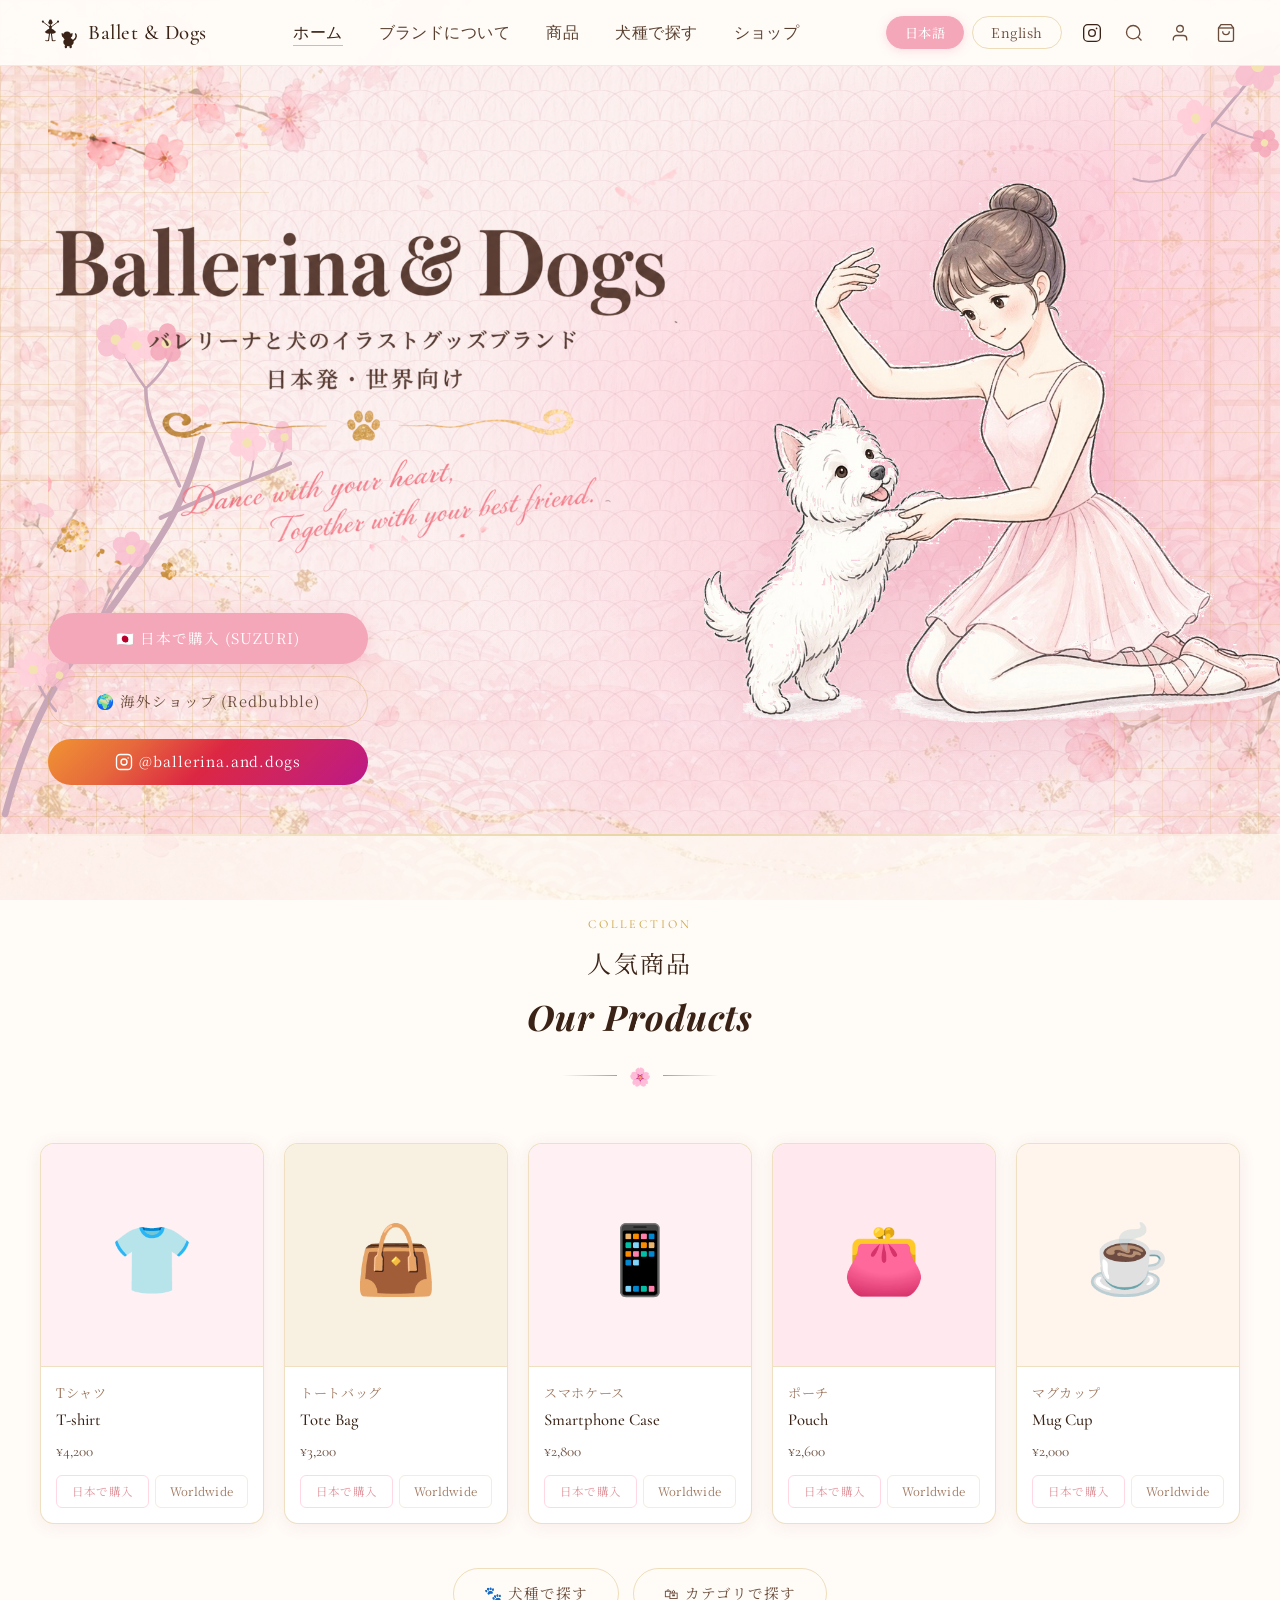
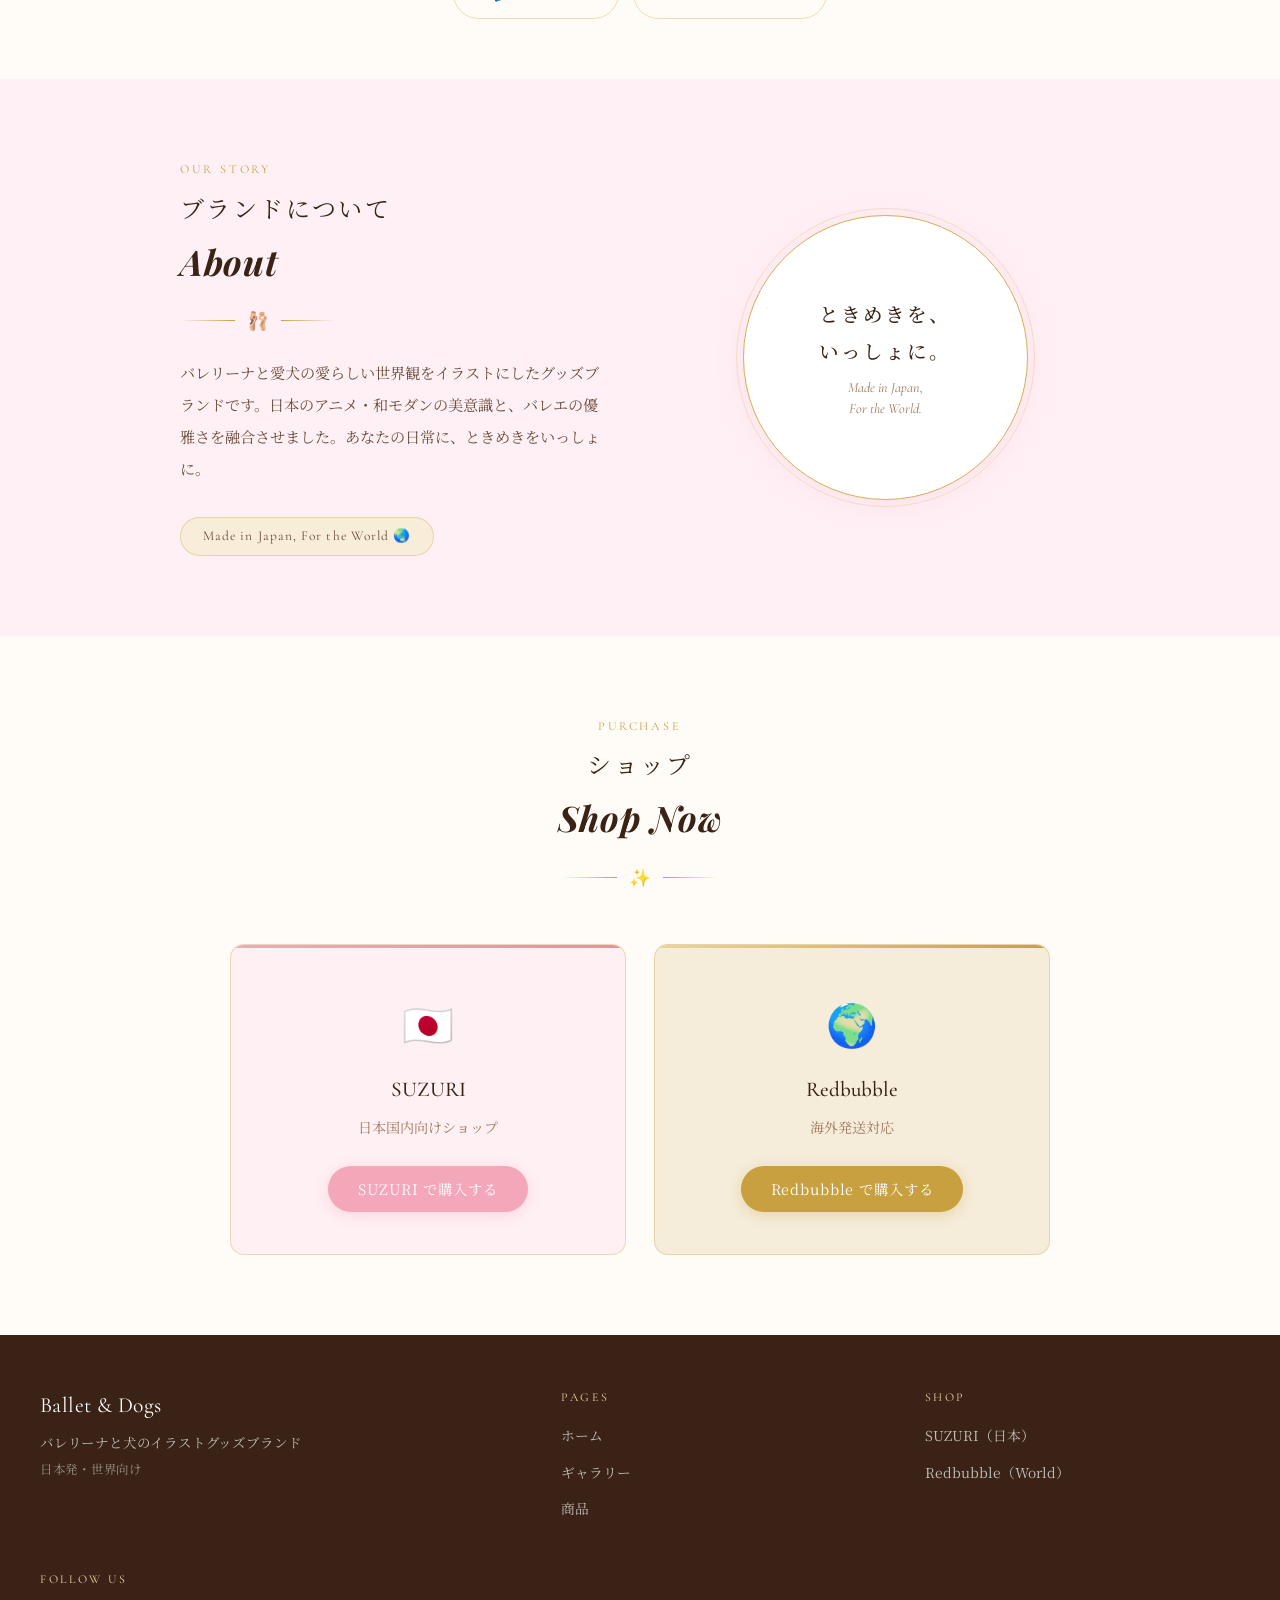
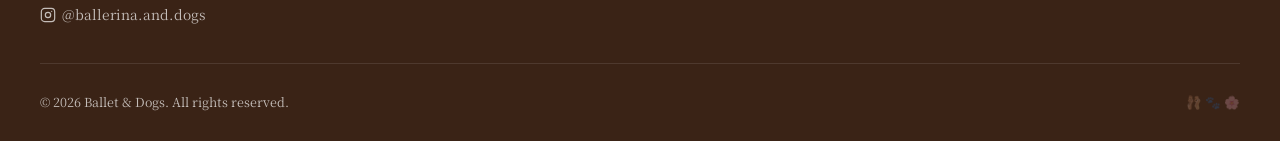
<file: index.html>
<!DOCTYPE html>
<html lang="ja" data-lang="ja">
<head>
  <meta charset="UTF-8">
  <meta name="viewport" content="width=device-width, initial-scale=1.0">
  <title>Ballet &amp; Dogs — バレリーナと犬のイラストグッズブランド</title>
  <meta name="description" content="バレリーナと犬のイラストグッズブランド。日本発・世界向け。SUZURI・Redbubble で販売中。">
  <!-- OGP -->
  <meta property="og:type" content="website">
  <meta property="og:site_name" content="Ballet &amp; Dogs">
  <meta property="og:title" content="Ballet &amp; Dogs — バレリーナと犬のイラストグッズブランド">
  <meta property="og:description" content="バレリーナと愛犬の愛らしい世界観をイラストにしたグッズブランド。日本発・世界向け。SUZURI・Redbubble で販売中。">
  <meta property="og:url" content="https://ballet-and-dog.m0o9m1o0.workers.dev/">
  <meta property="og:image" content="https://ballet-and-dog.m0o9m1o0.workers.dev/images/og-image.jpg">
  <meta property="og:image:width" content="1200">
  <meta property="og:image:height" content="630">
  <meta property="og:locale" content="ja_JP">
  <!-- Twitter Card -->
  <meta name="twitter:card" content="summary_large_image">
  <meta name="twitter:title" content="Ballet &amp; Dogs — バレリーナと犬のイラストグッズブランド">
  <meta name="twitter:description" content="バレリーナと愛犬の愛らしい世界観をイラストにしたグッズブランド。日本発・世界向け。">
  <meta name="twitter:image" content="https://ballet-and-dog.m0o9m1o0.workers.dev/images/og-image.jpg">
  <link rel="preconnect" href="https://fonts.googleapis.com">
  <link rel="preconnect" href="https://fonts.gstatic.com" crossorigin>
  <link href="https://fonts.googleapis.com/css2?family=Cormorant+Garamond:ital,wght@0,400;0,500;1,400;1,500&family=Great+Vibes&family=Noto+Serif+JP:wght@300;400;500&family=Playfair+Display:ital,wght@0,700;0,900;1,700;1,900&display=swap" rel="stylesheet">
  <link rel="icon" type="image/svg+xml" href="favicon.svg">
  <link rel="stylesheet" href="css/style.css">
</head>
<body>

<!-- ══════════ HEADER ══════════ -->
<header class="site-header" id="site-header">
  <div class="header-inner">
    <!-- ロゴ -->
    <a href="index.html" class="logo">
      <svg class="logo-icon" viewBox="0 0 80 62" fill="none" xmlns="http://www.w3.org/2000/svg">
        <!-- ── バレリーナ ── -->
        <circle cx="22" cy="9" r="4.5" fill="#3A2316"/>
        <ellipse cx="22" cy="5" rx="3" ry="2.2" fill="#3A2316"/>
        <rect x="20.5" y="13" width="3" height="3" rx="1" fill="#3A2316"/>
        <path d="M19 16 L25 16 L24 26 L20 26 Z" fill="#3A2316"/>
        <line x1="20" y1="18" x2="7" y2="8" stroke="#3A2316" stroke-width="1.8" stroke-linecap="round"/>
        <circle cx="6" cy="7" r="2.2" fill="#3A2316"/>
        <line x1="24" y1="18" x2="37" y2="8" stroke="#3A2316" stroke-width="1.8" stroke-linecap="round"/>
        <circle cx="38" cy="7" r="2.2" fill="#3A2316"/>
        <path d="M10 29 Q16 22 22 21 Q28 22 34 29 Q30 34 22 32 Q14 34 10 29 Z" fill="#3A2316"/>
        <line x1="20" y1="32" x2="18" y2="47" stroke="#3A2316" stroke-width="2.2" stroke-linecap="round"/>
        <line x1="24" y1="32" x2="26" y2="47" stroke="#3A2316" stroke-width="2.2" stroke-linecap="round"/>
        <path d="M18 47 Q14 48 12 47" stroke="#3A2316" stroke-width="1.8" fill="none" stroke-linecap="round"/>
        <path d="M26 47 Q30 48 32 47" stroke="#3A2316" stroke-width="1.8" fill="none" stroke-linecap="round"/>
        <!-- ── 座っている犬 ── -->
        <ellipse cx="60" cy="50" rx="11" ry="9" fill="#3A2316"/>
        <circle cx="57" cy="37" r="9" fill="#3A2316"/>
        <path d="M49 33 Q43 27 47 40 Q49 38 50 36 Z" fill="#3A2316"/>
        <path d="M65 33 Q71 27 67 40 Q65 38 64 36 Z" fill="#3A2316"/>
        <rect x="52" y="56" width="5" height="7" rx="2.5" fill="#3A2316"/>
        <rect x="62" y="56" width="5" height="7" rx="2.5" fill="#3A2316"/>
        <path d="M70 47 Q79 41 75 33" stroke="#3A2316" stroke-width="3" fill="none" stroke-linecap="round"/>
      </svg>
      Ballet &amp; Dogs
    </a>

    <!-- デスクトップナビ -->
    <nav class="main-nav" id="main-nav">
      <ul>
        <li><a href="index.html" class="active" data-i18n="nav-home">ホーム</a></li>
        <li><a href="#about" data-i18n="nav-about">ブランドについて</a></li>
        <li><a href="categories.html" data-i18n="nav-products">商品</a></li>
        <li><a href="dogs.html" data-i18n="nav-dogs">犬種で探す</a></li>
        <li><a href="#shop" data-i18n="nav-shop">ショップ</a></li>
      </ul>
    </nav>

    <!-- 言語切替 -->
    <div class="lang-switch">
      <button class="lang-btn active" data-lang-btn="ja">日本語</button>
      <button class="lang-btn" data-lang-btn="en">English</button>
    </div>

    <!-- ヘッダーアイコン -->
    <div class="header-icons">
      <a href="https://www.instagram.com/ballerina.and.dogs" target="_blank" rel="noopener" aria-label="Instagram" style="display:flex;align-items:center;color:inherit;">
        <svg viewBox="0 0 24 24" fill="none" stroke="currentColor" stroke-width="1.6" width="22" height="22"><rect x="2" y="2" width="20" height="20" rx="5" ry="5"/><circle cx="12" cy="12" r="4"/><circle cx="17.5" cy="6.5" r="1" fill="currentColor" stroke="none"/></svg>
      </a>
      <button aria-label="検索">
        <svg viewBox="0 0 24 24" fill="none" stroke="currentColor" stroke-width="1.6"><circle cx="11" cy="11" r="8"/><line x1="21" y1="21" x2="16.65" y2="16.65"/></svg>
      </button>
      <button aria-label="アカウント">
        <svg viewBox="0 0 24 24" fill="none" stroke="currentColor" stroke-width="1.6"><path d="M20 21v-2a4 4 0 0 0-4-4H8a4 4 0 0 0-4 4v2"/><circle cx="12" cy="7" r="4"/></svg>
      </button>
      <button aria-label="カート">
        <svg viewBox="0 0 24 24" fill="none" stroke="currentColor" stroke-width="1.6"><path d="M6 2L3 6v14a2 2 0 0 0 2 2h14a2 2 0 0 0 2-2V6l-3-4z"/><line x1="3" y1="6" x2="21" y2="6"/><path d="M16 10a4 4 0 0 1-8 0"/></svg>
      </button>
    </div>

    <button class="hamburger" id="hamburger" aria-label="メニュー" aria-expanded="false">
      <span></span><span></span><span></span>
    </button>
  </div>
</header>

<!-- モバイルナビ -->
<nav class="mobile-nav" id="mobile-nav">
  <a href="index.html" data-i18n="nav-home">ホーム</a>
  <a href="#about" data-i18n="nav-about">ブランドについて</a>
  <a href="categories.html" data-i18n="nav-products">商品</a>
  <a href="dogs.html" data-i18n="nav-dogs">犬種で探す</a>
  <a href="#shop" data-i18n="nav-shop">ショップ</a>
  <a href="https://www.instagram.com/ballerina.and.dogs" target="_blank" rel="noopener" style="display:flex;align-items:center;gap:8px;">
    <svg viewBox="0 0 24 24" fill="none" stroke="currentColor" stroke-width="1.8" width="18" height="18"><rect x="2" y="2" width="20" height="20" rx="5" ry="5"/><circle cx="12" cy="12" r="4"/><circle cx="17.5" cy="6.5" r="1" fill="currentColor" stroke="none"/></svg>
    Instagram
  </a>
  <div class="lang-switch" style="margin-top:12px">
    <button class="lang-btn active" data-lang-btn="ja">日本語</button>
    <button class="lang-btn" data-lang-btn="en">English</button>
  </div>
</nav>

<main>
<!-- ══════════ HERO ══════════ -->
<section class="hero">

  <!-- ── 多層背景レイヤー ── -->
  <div class="hero-bg" aria-hidden="true">

    <!-- ベースグラデーション -->
    <div class="hero-base"></div>

    <!-- 水彩ピンクウォッシュ（右寄り） -->
    <div class="hero-watercolor"></div>

    <!-- 障子グリッド 左 -->
    <div class="hero-shoji-left"></div>
    <!-- 障子グリッド 右 -->
    <div class="hero-shoji-right"></div>

    <!-- 青海波（全面・薄く） -->
    <div class="hero-seigaiha-wrap">
      <svg width="100%" height="100%" xmlns="http://www.w3.org/2000/svg" preserveAspectRatio="xMidYMid slice">
        <defs>
          <pattern id="sgA" x="0" y="0" width="60" height="30" patternUnits="userSpaceOnUse">
            <path d="M0,30 A30,30 0 0,1 60,30" fill="none" stroke="rgba(210,150,168,0.18)" stroke-width="1.2"/>
          </pattern>
          <pattern id="sgB" x="30" y="30" width="60" height="30" patternUnits="userSpaceOnUse">
            <path d="M0,30 A30,30 0 0,1 60,30" fill="none" stroke="rgba(210,150,168,0.18)" stroke-width="1.2"/>
          </pattern>
        </defs>
        <rect width="100%" height="100%" fill="url(#sgA)"/>
        <rect width="100%" height="100%" fill="url(#sgB)"/>
      </svg>
    </div>

    <!-- ── 左の桜の枝 ── -->
    <svg class="cherry-branch-left" viewBox="0 0 320 680" fill="none" xmlns="http://www.w3.org/2000/svg">
      <path d="M14,678 Q42,568 96,500 Q136,448 175,390 Q208,340 224,278" stroke="#C8A8B8" stroke-width="7" stroke-linecap="round"/>
      <path d="M180,362 Q228,340 274,322 Q300,312 318,304" stroke="#C8A8B8" stroke-width="4.5" stroke-linecap="round"/>
      <path d="M200,328 Q182,288 172,264 Q164,244 164,224" stroke="#C8A8B8" stroke-width="3.8" stroke-linecap="round"/>
      <path d="M116,468 Q130,434 148,414 Q158,402 164,390" stroke="#C8A8B8" stroke-width="3.2" stroke-linecap="round"/>
      <path d="M164,224 Q146,200 138,180" stroke="#C8A8B8" stroke-width="2.8" stroke-linecap="round"/>
      <path d="M164,224 Q186,204 192,186" stroke="#C8A8B8" stroke-width="2.8" stroke-linecap="round"/>
      <path d="M274,322 Q282,298 278,280" stroke="#C8A8B8" stroke-width="2.2" stroke-linecap="round"/>
      <path d="M300,312 Q314,290 312,272" stroke="#C8A8B8" stroke-width="2.2" stroke-linecap="round"/>
      <path d="M68,568 Q48,544 44,522" stroke="#C8A8B8" stroke-width="2.8" stroke-linecap="round"/>
      <!-- 花クラスター1：上 -->
      <g transform="translate(132,172) rotate(12)">
        <circle cx="0" cy="-13" r="9.5" fill="#F8C0D0" opacity="0.94"/><circle cx="12.4" cy="-4" r="9.5" fill="#F8C0D0" opacity="0.94"/>
        <circle cx="7.6" cy="10.4" r="9.5" fill="#F8C0D0" opacity="0.94"/><circle cx="-7.6" cy="10.4" r="9.5" fill="#F8C0D0" opacity="0.94"/>
        <circle cx="-12.4" cy="-4" r="9.5" fill="#F8C0D0" opacity="0.94"/><circle cx="0" cy="0" r="5.5" fill="#F5E2B2"/>
      </g>
      <g transform="translate(154,178) rotate(-20)">
        <circle cx="0" cy="-12" r="8.5" fill="#FFD0DC" opacity="0.9"/><circle cx="11.4" cy="-3.7" r="8.5" fill="#FFD0DC" opacity="0.9"/>
        <circle cx="7" cy="9.5" r="8.5" fill="#FFD0DC" opacity="0.9"/><circle cx="-7" cy="9.5" r="8.5" fill="#FFD0DC" opacity="0.9"/>
        <circle cx="-11.4" cy="-3.7" r="8.5" fill="#FFD0DC" opacity="0.9"/><circle cx="0" cy="0" r="5" fill="#F5E2B2"/>
      </g>
      <g transform="translate(186,176) rotate(5)">
        <circle cx="0" cy="-12.5" r="9" fill="#F4A7B9" opacity="0.88"/><circle cx="11.8" cy="-3.9" r="9" fill="#F4A7B9" opacity="0.88"/>
        <circle cx="7.3" cy="9.9" r="9" fill="#F4A7B9" opacity="0.88"/><circle cx="-7.3" cy="9.9" r="9" fill="#F4A7B9" opacity="0.88"/>
        <circle cx="-11.8" cy="-3.9" r="9" fill="#F4A7B9" opacity="0.88"/><circle cx="0" cy="0" r="5.2" fill="#F5E2B2"/>
      </g>
      <!-- 花クラスター2：右枝 -->
      <g transform="translate(272,282) rotate(22)">
        <circle cx="0" cy="-12" r="8.5" fill="#FFD0DC" opacity="0.9"/><circle cx="11.4" cy="-3.7" r="8.5" fill="#FFD0DC" opacity="0.9"/>
        <circle cx="7" cy="9.5" r="8.5" fill="#FFD0DC" opacity="0.9"/><circle cx="-7" cy="9.5" r="8.5" fill="#FFD0DC" opacity="0.9"/>
        <circle cx="-11.4" cy="-3.7" r="8.5" fill="#FFD0DC" opacity="0.9"/><circle cx="0" cy="0" r="5" fill="#F5E2B2"/>
      </g>
      <g transform="translate(312,276) rotate(-12) scale(0.85)">
        <circle cx="0" cy="-12" r="8.5" fill="#F8C0D0" opacity="0.85"/><circle cx="11.4" cy="-3.7" r="8.5" fill="#F8C0D0" opacity="0.85"/>
        <circle cx="7" cy="9.5" r="8.5" fill="#F8C0D0" opacity="0.85"/><circle cx="-7" cy="9.5" r="8.5" fill="#F8C0D0" opacity="0.85"/>
        <circle cx="-11.4" cy="-3.7" r="8.5" fill="#F8C0D0" opacity="0.85"/><circle cx="0" cy="0" r="5" fill="#F5E2B2"/>
      </g>
      <!-- 花クラスター3：下枝 -->
      <g transform="translate(148,396) rotate(8)">
        <circle cx="0" cy="-11" r="8.5" fill="#F8C0D0" opacity="0.9"/><circle cx="11.4" cy="-3.7" r="8.5" fill="#F8C0D0" opacity="0.9"/>
        <circle cx="7" cy="9.5" r="8.5" fill="#F8C0D0" opacity="0.9"/><circle cx="-7" cy="9.5" r="8.5" fill="#F8C0D0" opacity="0.9"/>
        <circle cx="-11.4" cy="-3.7" r="8.5" fill="#F8C0D0" opacity="0.9"/><circle cx="0" cy="0" r="5" fill="#F5E2B2"/>
      </g>
      <!-- 花クラスター4：下幹 -->
      <g transform="translate(44,524) rotate(-5)">
        <circle cx="0" cy="-11" r="8.5" fill="#FFD0DC" opacity="0.88"/><circle cx="11.4" cy="-3.7" r="8.5" fill="#FFD0DC" opacity="0.88"/>
        <circle cx="7" cy="9.5" r="8.5" fill="#FFD0DC" opacity="0.88"/><circle cx="-7" cy="9.5" r="8.5" fill="#FFD0DC" opacity="0.88"/>
        <circle cx="-11.4" cy="-3.7" r="8.5" fill="#FFD0DC" opacity="0.88"/><circle cx="0" cy="0" r="5" fill="#F5E2B2"/>
      </g>
      <g transform="translate(72,530) rotate(20) scale(0.82)">
        <circle cx="0" cy="-12" r="8.5" fill="#F8C0D0" opacity="0.82"/><circle cx="11.4" cy="-3.7" r="8.5" fill="#F8C0D0" opacity="0.82"/>
        <circle cx="7" cy="9.5" r="8.5" fill="#F8C0D0" opacity="0.82"/><circle cx="-7" cy="9.5" r="8.5" fill="#F8C0D0" opacity="0.82"/>
        <circle cx="-11.4" cy="-3.7" r="8.5" fill="#F8C0D0" opacity="0.82"/><circle cx="0" cy="0" r="5" fill="#F5E2B2"/>
      </g>
      <!-- 散らばった花びら -->
      <ellipse cx="56" cy="354" rx="11" ry="6.5" fill="#F8C0D0" opacity="0.62" transform="rotate(28,56,354)"/>
      <ellipse cx="222" cy="248" rx="9.5" ry="5.5" fill="#FFCDD8" opacity="0.56" transform="rotate(-32,222,248)"/>
      <ellipse cx="96" cy="436" rx="9" ry="5" fill="#F8C0D0" opacity="0.52" transform="rotate(55,96,436)"/>
      <ellipse cx="22" cy="608" rx="10.5" ry="5.5" fill="#FFCDD8" opacity="0.58" transform="rotate(18,22,608)"/>
    </svg>

    <!-- ── 右上コーナーの桜 ── -->
    <svg class="cherry-branch-right-top" viewBox="0 0 260 290" fill="none" xmlns="http://www.w3.org/2000/svg">
      <path d="M250,0 Q210,48 182,82 Q158,108 140,138" stroke="#C8A8B8" stroke-width="3.2" stroke-linecap="round"/>
      <path d="M182,82 Q208,96 230,100" stroke="#C8A8B8" stroke-width="2.2" stroke-linecap="round"/>
      <path d="M140,138 Q116,150 96,142" stroke="#C8A8B8" stroke-width="2.2" stroke-linecap="round"/>
      <!-- 大きめの花 -->
      <g transform="translate(228,22) rotate(15) scale(1.15)">
        <circle cx="0" cy="-14" r="10" fill="#F8C0D0" opacity="0.95"/><circle cx="13.3" cy="-4.3" r="10" fill="#F8C0D0" opacity="0.95"/>
        <circle cx="8.2" cy="11.4" r="10" fill="#F8C0D0" opacity="0.95"/><circle cx="-8.2" cy="11.4" r="10" fill="#F8C0D0" opacity="0.95"/>
        <circle cx="-13.3" cy="-4.3" r="10" fill="#F8C0D0" opacity="0.95"/><circle cx="0" cy="0" r="6" fill="#F5E2B2"/>
      </g>
      <!-- 中 -->
      <g transform="translate(162,78) rotate(-8) scale(0.95)">
        <circle cx="0" cy="-12" r="9" fill="#FFCDD8" opacity="0.9"/><circle cx="11.4" cy="-3.7" r="9" fill="#FFCDD8" opacity="0.9"/>
        <circle cx="7" cy="9.5" r="9" fill="#FFCDD8" opacity="0.9"/><circle cx="-7" cy="9.5" r="9" fill="#FFCDD8" opacity="0.9"/>
        <circle cx="-11.4" cy="-3.7" r="9" fill="#FFCDD8" opacity="0.9"/><circle cx="0" cy="0" r="5.4" fill="#F5E2B2"/>
      </g>
      <!-- 小 -->
      <g transform="translate(235,104) rotate(32) scale(0.76)">
        <circle cx="0" cy="-12" r="8.5" fill="#F4A7B9" opacity="0.84"/><circle cx="11.4" cy="-3.7" r="8.5" fill="#F4A7B9" opacity="0.84"/>
        <circle cx="7" cy="9.5" r="8.5" fill="#F4A7B9" opacity="0.84"/><circle cx="-7" cy="9.5" r="8.5" fill="#F4A7B9" opacity="0.84"/>
        <circle cx="-11.4" cy="-3.7" r="8.5" fill="#F4A7B9" opacity="0.84"/><circle cx="0" cy="0" r="5" fill="#F5E2B2"/>
      </g>
      <!-- 花びら -->
      <ellipse cx="200" cy="50" rx="9.5" ry="5.5" fill="#F8C0D0" opacity="0.64" transform="rotate(-20,200,50)"/>
      <ellipse cx="248" cy="160" rx="8.5" ry="5" fill="#FFCDD8" opacity="0.55" transform="rotate(35,248,160)"/>
      <ellipse cx="118" cy="122" rx="8" ry="4.5" fill="#F8C0D0" opacity="0.5" transform="rotate(-10,118,122)"/>
    </svg>

    <!-- 桜の花びらアニメーション -->
    <div id="sakura-container" aria-hidden="true"></div>
  </div><!-- /hero-bg -->

  <!-- ── ヒーロー本体コンテンツ ── -->
  <div class="hero-content">

    <!-- テキスト左側 -->
    <div class="hero-text">
      <!-- タイトル画像 -->
      <img src="images/hero-title.png" alt="Ballerina &amp; Dogs — バレリーナと犬のイラストグッズブランド" class="hero-title-img">

      <!-- CTA ボタン -->
      <div class="hero-cta-group">
        <a href="https://suzuri.jp/momoballetwill" target="_blank" rel="noopener" class="btn-primary" data-i18n="cta-jp">🇯🇵 日本で購入 (SUZURI)</a>
        <a href="https://www.redbubble.com/people/ballerinadogs" target="_blank" rel="noopener" class="btn-secondary" data-i18n="cta-en">🌍 海外ショップ (Redbubble)</a>
        <a href="https://www.instagram.com/ballerina.and.dogs" target="_blank" rel="noopener" class="btn-instagram">
          <svg viewBox="0 0 24 24" fill="none" stroke="currentColor" stroke-width="1.8" width="18" height="18" style="vertical-align:middle;margin-right:6px"><rect x="2" y="2" width="20" height="20" rx="5" ry="5"/><circle cx="12" cy="12" r="4"/><circle cx="17.5" cy="6.5" r="1" fill="currentColor" stroke="none"/></svg>
          @ballerina.and.dogs
        </a>
      </div>
    </div>

    <!-- イラスト右側 -->
    <div class="hero-visual">
      <div class="hero-img-wrap">
        <!-- ダミーSVGは削除 / 実画像を使用 -->
        <img
          src="images/hero-illustration.png"
          alt="バレリーナとウエスティのイラスト"
          class="hero-illustration"
          draggable="false"
        />
      </div>
    </div><!-- /hero-visual -->
  </div><!-- /hero-content -->

  <!-- 商品ストリップ削除済み -->
  <div style="display:none">
      <!-- T-shirt -->
      <a href="https://suzuri.jp/momoballetwill" target="_blank" rel="noopener" class="product-card">
        <div class="product-image product-img-tshirt">
          <svg viewBox="0 0 120 120" xmlns="http://www.w3.org/2000/svg">
            <rect width="120" height="120" fill="#FAFAFA"/>
            <!-- Tシャツ形状 -->
            <path d="M28,28 L18,42 L36,50 L36,96 L84,96 L84,50 L102,42 L92,28 L75,35 Q70,38 60,38 Q50,38 45,35Z" fill="white" stroke="#E0D8D0" stroke-width="1.5"/>
            <!-- 小イラスト -->
            <g transform="translate(47,55) scale(0.55)">
              <ellipse cx="24" cy="38" rx="22" ry="20" fill="#F8F5F0"/>
              <circle cx="24" cy="18" r="16" fill="#F8F5F0"/>
              <ellipse cx="13" cy="5" rx="9" ry="7" fill="#EED8D0"/>
              <ellipse cx="35" cy="5" rx="9" ry="7" fill="#EED8D0"/>
              <circle cx="18" cy="17" r="4.5" fill="#3A2918"/>
              <circle cx="30" cy="17" r="4.5" fill="#3A2918"/>
              <ellipse cx="24" cy="26" rx="4.5" ry="3.5" fill="#3A2918"/>
              <path d="M16,34 Q24,42 32,34" stroke="#3A2918" stroke-width="1.5" fill="none"/>
              <ellipse cx="24" cy="42" rx="6" ry="4.5" fill="#F08888"/>
            </g>
            <g transform="translate(58,50) scale(0.42)">
              <circle cx="22" cy="18" r="13" fill="#F8E0DA"/>
              <ellipse cx="22" cy="38" rx="16" ry="14" fill="#F4A7B9"/>
              <path d="M8,52 Q22,62 36,52 Q40,72 36,85 Q22,90 8,85 Q4,72 8,52Z" fill="#F4A7B9" opacity="0.8"/>
            </g>
          </svg>
        </div>
        <div class="product-body">
          <div class="product-info">
            <p class="product-name-en" data-i18n="prod1-en">T-shirt</p>
            <p class="product-price">¥4,200</p>
          </div>
          <span class="product-arrow">›</span>
        </div>
      </a>

      <!-- Tote Bag -->
      <a href="https://suzuri.jp/momoballetwill" target="_blank" rel="noopener" class="product-card">
        <div class="product-image product-img-tote">
          <svg viewBox="0 0 120 120" xmlns="http://www.w3.org/2000/svg">
            <rect width="120" height="120" fill="#F5EDD8"/>
            <!-- トートバッグ形状 -->
            <path d="M25,44 L20,98 L100,98 L95,44Z" fill="#E8D8B4" stroke="#C8B888" stroke-width="1.5"/>
            <path d="M25,44 L95,44" stroke="#C8B888" stroke-width="1.5"/>
            <!-- 持ち手 -->
            <path d="M40,44 Q38,24 50,20 Q60,17 70,20 Q82,24 80,44" stroke="#C8B888" stroke-width="2.5" fill="none" stroke-linecap="round"/>
            <!-- 小イラスト -->
            <g transform="translate(38,54) scale(0.58)">
              <ellipse cx="22" cy="36" rx="20" ry="18" fill="#F8F5F0"/>
              <circle cx="22" cy="16" r="15" fill="#F8F5F0"/>
              <circle cx="16" cy="15" r="4" fill="#3A2918"/>
              <circle cx="28" cy="15" r="4" fill="#3A2918"/>
              <ellipse cx="22" cy="23" rx="4" ry="3" fill="#3A2918"/>
              <ellipse cx="22" cy="38" rx="5.5" ry="4" fill="#F08888"/>
            </g>
            <g transform="translate(60,50) scale(0.4)">
              <circle cx="22" cy="18" r="13" fill="#F8E0DA"/>
              <ellipse cx="22" cy="36" rx="16" ry="14" fill="#F4A7B9"/>
              <path d="M8,50 Q22,60 36,50 Q40,70 36,82 Q22,88 8,82 Q4,70 8,50Z" fill="#F4A7B9" opacity="0.8"/>
            </g>
            <!-- 桜デコ -->
            <circle cx="32" cy="88" r="3.5" fill="#F4A7B9" opacity="0.7"/>
            <circle cx="28" cy="84" r="2.5" fill="#F4A7B9" opacity="0.6"/>
            <circle cx="36" cy="84" r="2.5" fill="#F4A7B9" opacity="0.6"/>
          </svg>
        </div>
        <div class="product-body">
          <div class="product-info">
            <p class="product-name-en" data-i18n="prod2-en">Tote Bag</p>
            <p class="product-price">¥3,200</p>
          </div>
          <span class="product-arrow">›</span>
        </div>
      </a>

      <!-- Smartphone Case -->
      <a href="https://suzuri.jp/momoballetwill" target="_blank" rel="noopener" class="product-card">
        <div class="product-image product-img-phone">
          <svg viewBox="0 0 120 120" xmlns="http://www.w3.org/2000/svg">
            <rect width="120" height="120" fill="#FFF0F4"/>
            <!-- スマホケース形状 -->
            <rect x="30" y="10" width="60" height="100" rx="10" ry="10" fill="#F4A7B9" stroke="#E09098" stroke-width="1.5"/>
            <!-- カメラ -->
            <circle cx="60" cy="20" r="3.5" fill="#D49098"/>
            <circle cx="60" cy="20" r="2" fill="#B87888"/>
            <!-- 画面部分 -->
            <rect x="34" y="28" width="52" height="76" rx="6" ry="6" fill="#FFD8E8" opacity="0.6"/>
            <!-- イラスト -->
            <g transform="translate(40,38) scale(0.55)">
              <ellipse cx="22" cy="36" rx="20" ry="18" fill="#F8F5F0"/>
              <circle cx="22" cy="16" r="15" fill="#F8F5F0"/>
              <circle cx="16" cy="15" r="4" fill="#3A2918"/>
              <circle cx="28" cy="15" r="4" fill="#3A2918"/>
              <ellipse cx="22" cy="23" rx="4" ry="3" fill="#3A2918"/>
              <ellipse cx="22" cy="38" rx="5.5" ry="4" fill="#F08888"/>
            </g>
            <g transform="translate(58,35) scale(0.38)">
              <circle cx="22" cy="18" r="13" fill="#F8E0DA"/>
              <ellipse cx="22" cy="36" rx="15" ry="13" fill="#FFBBD0"/>
              <path d="M8,48 Q22,58 36,48 Q40,66 36,78 Q22,84 8,78 Q4,66 8,48Z" fill="#FFBBD0" opacity="0.85"/>
            </g>
            <!-- 桜 -->
            <g transform="translate(40,78) scale(0.5)">
              <circle cx="0" cy="-8" r="7" fill="#FFD0DC" opacity="0.9"/><circle cx="7.6" cy="-2.5" r="7" fill="#FFD0DC" opacity="0.9"/>
              <circle cx="4.7" cy="6.4" r="7" fill="#FFD0DC" opacity="0.9"/><circle cx="-4.7" cy="6.4" r="7" fill="#FFD0DC" opacity="0.9"/>
              <circle cx="-7.6" cy="-2.5" r="7" fill="#FFD0DC" opacity="0.9"/><circle cx="0" cy="0" r="3.5" fill="#F5E2B2"/>
            </g>
          </svg>
        </div>
        <div class="product-body">
          <div class="product-info">
            <p class="product-name-en" data-i18n="prod3-en">Smartphone Case</p>
            <p class="product-price">¥2,800</p>
          </div>
          <span class="product-arrow">›</span>
        </div>
      </a>

      <!-- Pouch -->
      <a href="https://suzuri.jp/momoballetwill" target="_blank" rel="noopener" class="product-card">
        <div class="product-image product-img-pouch">
          <svg viewBox="0 0 120 120" xmlns="http://www.w3.org/2000/svg">
            <rect width="120" height="120" fill="#FFE8EE"/>
            <!-- ポーチ形状 -->
            <path d="M18,50 Q18,34 60,34 Q102,34 102,50 L102,92 Q102,106 60,106 Q18,106 18,92Z" fill="#F4A7B9" stroke="#E09098" stroke-width="1.5"/>
            <!-- ジッパー -->
            <path d="M18,50 Q60,44 102,50" stroke="#D49098" stroke-width="2" fill="none"/>
            <path d="M18,50 Q60,56 102,50" stroke="#E8B0B8" stroke-width="1" fill="none"/>
            <!-- ジッパー引き手 -->
            <line x1="60" y1="34" x2="60" y2="22" stroke="#D49098" stroke-width="2.5" stroke-linecap="round"/>
            <circle cx="60" cy="20" r="4" fill="#C9A040" stroke="#B89040" stroke-width="1"/>
            <!-- イラスト -->
            <g transform="translate(35,58) scale(0.52)">
              <ellipse cx="22" cy="36" rx="20" ry="18" fill="#F8F5F0"/>
              <circle cx="22" cy="16" r="15" fill="#F8F5F0"/>
              <circle cx="16" cy="15" r="4.2" fill="#3A2918"/>
              <circle cx="28" cy="15" r="4.2" fill="#3A2918"/>
              <ellipse cx="22" cy="23" rx="4.2" ry="3.2" fill="#3A2918"/>
              <ellipse cx="22" cy="38" rx="5.5" ry="4.2" fill="#F08888"/>
            </g>
            <g transform="translate(58,55) scale(0.4)">
              <circle cx="22" cy="18" r="13" fill="#F8E0DA"/>
              <ellipse cx="22" cy="36" rx="16" ry="14" fill="#FFCCD8"/>
              <path d="M8,50 Q22,62 36,50 Q40,70 36,82 Q22,88 8,82 Q4,70 8,50Z" fill="#FFCCD8" opacity="0.85"/>
            </g>
          </svg>
        </div>
        <div class="product-body">
          <div class="product-info">
            <p class="product-name-en" data-i18n="prod4-en">Pouch</p>
            <p class="product-price">¥2,600</p>
          </div>
          <span class="product-arrow">›</span>
        </div>
      </a>

      <!-- Mug Cup -->
      <a href="https://suzuri.jp/momoballetwill" target="_blank" rel="noopener" class="product-card">
        <div class="product-image product-img-mug">
          <svg viewBox="0 0 120 120" xmlns="http://www.w3.org/2000/svg">
            <rect width="120" height="120" fill="#FFF5EC"/>
            <!-- マグカップ形状 -->
            <path d="M22,36 L28,98 L82,98 L88,36Z" fill="white" stroke="#D8D0C0" stroke-width="1.5"/>
            <!-- 取っ手 -->
            <path d="M88,48 Q105,48 105,68 Q105,88 88,88" stroke="#D8D0C0" stroke-width="3" fill="none" stroke-linecap="round"/>
            <!-- マグのフチ -->
            <rect x="20" y="32" width="70" height="8" rx="4" fill="#E8E0D0" stroke="#D8D0C0" stroke-width="1"/>
            <!-- イラスト -->
            <g transform="translate(32,48) scale(0.5)">
              <ellipse cx="22" cy="36" rx="20" ry="18" fill="#F8F5F0"/>
              <circle cx="22" cy="16" r="15" fill="#F8F5F0"/>
              <circle cx="16" cy="15" r="4" fill="#3A2918"/>
              <circle cx="28" cy="15" r="4" fill="#3A2918"/>
              <ellipse cx="22" cy="23" rx="4" ry="3" fill="#3A2918"/>
              <ellipse cx="22" cy="38" rx="5.5" ry="4" fill="#F08888"/>
            </g>
            <g transform="translate(52,45) scale(0.38)">
              <circle cx="22" cy="18" r="13" fill="#F8E0DA"/>
              <ellipse cx="22" cy="36" rx="15" ry="13" fill="#F4A7B9"/>
              <path d="M8,48 Q22,58 36,48 Q40,66 36,78 Q22,84 8,78 Q4,66 8,48Z" fill="#F4A7B9" opacity="0.85"/>
            </g>
            <!-- 桜デコ -->
            <g transform="translate(26,80) scale(0.45)">
              <circle cx="0" cy="-8" r="7" fill="#FFD0DC" opacity="0.85"/><circle cx="7.6" cy="-2.5" r="7" fill="#FFD0DC" opacity="0.85"/>
              <circle cx="4.7" cy="6.4" r="7" fill="#FFD0DC" opacity="0.85"/><circle cx="-4.7" cy="6.4" r="7" fill="#FFD0DC" opacity="0.85"/>
              <circle cx="-7.6" cy="-2.5" r="7" fill="#FFD0DC" opacity="0.85"/><circle cx="0" cy="0" r="3.5" fill="#F5E2B2"/>
            </g>
          </svg>
        </div>
        <div class="product-body">
          <div class="product-info">
            <p class="product-name-en" data-i18n="prod5-en">Mug Cup</p>
            <p class="product-price">¥2,000</p>
          </div>
          <span class="product-arrow">›</span>
        </div>
      </a>

      <!-- ときめきバッジ -->
      <div class="tokimeki-badge">
        <p class="tokimeki-jp">ときめきを、<br>いっしょに。</p>
        <p class="tokimeki-en">Made in Japan,<br>For the World.</p>
      </div>

  </div>

</section><!-- /hero -->

<!-- ══════════ PRODUCTS SECTION ══════════ -->
<section class="products-section" id="products">
  <div class="section-header">
    <p class="section-label">Collection</p>
    <p class="section-title-jp" data-i18n="products-title-jp">人気商品</p>
    <h2 class="section-title-en" data-i18n="products-title-en">Our Products</h2>
    <div class="section-divider"><span class="section-divider-icon">🌸</span></div>
  </div>

  <div class="products-grid">
    <div class="product-grid-card">
      <div class="product-grid-image">👕</div>
      <div class="product-grid-body">
        <p class="product-name-jp" data-i18n="prod1-jp">Tシャツ</p>
        <p class="product-name-en-lg" data-i18n="prod1-en">T-shirt</p>
        <p class="product-price-lg">¥4,200</p>
        <div class="product-link-row">
          <a href="https://suzuri.jp/momoballetwill" target="_blank" rel="noopener" class="product-link-btn jp" data-i18n="btn-jp">日本で購入</a>
          <a href="https://www.redbubble.com/people/ballerinadogs" target="_blank" rel="noopener" class="product-link-btn en" data-i18n="btn-en">Worldwide</a>
        </div>
      </div>
    </div>
    <div class="product-grid-card">
      <div class="product-grid-image" style="background:#F8F0E0;">👜</div>
      <div class="product-grid-body">
        <p class="product-name-jp" data-i18n="prod2-jp">トートバッグ</p>
        <p class="product-name-en-lg" data-i18n="prod2-en">Tote Bag</p>
        <p class="product-price-lg">¥3,200</p>
        <div class="product-link-row">
          <a href="https://suzuri.jp/momoballetwill" target="_blank" rel="noopener" class="product-link-btn jp" data-i18n="btn-jp">日本で購入</a>
          <a href="https://www.redbubble.com/people/ballerinadogs" target="_blank" rel="noopener" class="product-link-btn en" data-i18n="btn-en">Worldwide</a>
        </div>
      </div>
    </div>
    <div class="product-grid-card">
      <div class="product-grid-image">📱</div>
      <div class="product-grid-body">
        <p class="product-name-jp" data-i18n="prod3-jp">スマホケース</p>
        <p class="product-name-en-lg" data-i18n="prod3-en">Smartphone Case</p>
        <p class="product-price-lg">¥2,800</p>
        <div class="product-link-row">
          <a href="https://suzuri.jp/momoballetwill" target="_blank" rel="noopener" class="product-link-btn jp" data-i18n="btn-jp">日本で購入</a>
          <a href="https://www.redbubble.com/people/ballerinadogs" target="_blank" rel="noopener" class="product-link-btn en" data-i18n="btn-en">Worldwide</a>
        </div>
      </div>
    </div>
    <div class="product-grid-card">
      <div class="product-grid-image" style="background:#FFE8EE;">👛</div>
      <div class="product-grid-body">
        <p class="product-name-jp" data-i18n="prod4-jp">ポーチ</p>
        <p class="product-name-en-lg" data-i18n="prod4-en">Pouch</p>
        <p class="product-price-lg">¥2,600</p>
        <div class="product-link-row">
          <a href="https://suzuri.jp/momoballetwill" target="_blank" rel="noopener" class="product-link-btn jp" data-i18n="btn-jp">日本で購入</a>
          <a href="https://www.redbubble.com/people/ballerinadogs" target="_blank" rel="noopener" class="product-link-btn en" data-i18n="btn-en">Worldwide</a>
        </div>
      </div>
    </div>
    <div class="product-grid-card">
      <div class="product-grid-image" style="background:#FFF5EC;">☕</div>
      <div class="product-grid-body">
        <p class="product-name-jp" data-i18n="prod5-jp">マグカップ</p>
        <p class="product-name-en-lg" data-i18n="prod5-en">Mug Cup</p>
        <p class="product-price-lg">¥2,000</p>
        <div class="product-link-row">
          <a href="https://suzuri.jp/momoballetwill" target="_blank" rel="noopener" class="product-link-btn jp" data-i18n="btn-jp">日本で購入</a>
          <a href="https://www.redbubble.com/people/ballerinadogs" target="_blank" rel="noopener" class="product-link-btn en" data-i18n="btn-en">Worldwide</a>
        </div>
      </div>
    </div>
  </div>

  <div style="text-align:center;margin-top:44px;display:flex;gap:14px;justify-content:center;flex-wrap:wrap;">
    <a href="dogs.html" class="btn-secondary" data-i18n="browse-dogs">🐾 犬種で探す</a>
    <a href="categories.html" class="btn-secondary" data-i18n="browse-cats">🛍 カテゴリで探す</a>
  </div>
</section>

<!-- ══════════ ABOUT ══════════ -->
<section class="about-section" id="about">
  <div class="about-inner">
    <div class="about-text">
      <div class="section-header" style="text-align:left;margin-bottom:22px;">
        <p class="section-label">Our Story</p>
        <p class="section-title-jp" data-i18n="about-title-jp">ブランドについて</p>
        <h2 class="section-title-en" data-i18n="about-title-en">About</h2>
        <div class="section-divider" style="justify-content:flex-start;"><span class="section-divider-icon">🩰</span></div>
      </div>
      <p class="about-body" data-i18n="about-body">
        バレリーナと愛犬の愛らしい世界観をイラストにしたグッズブランドです。
        日本のアニメ・和モダンの美意識と、バレエの優雅さを融合させました。
        あなたの日常に、ときめきをいっしょに。
      </p>
      <span class="about-badge">Made in Japan, For the World 🌏</span>
    </div>
    <div style="display:flex;align-items:center;justify-content:center;">
      <div class="about-circle">
        <div class="about-circle-inner">
          <p class="about-circle-jp">ときめきを、<br>いっしょに。</p>
          <p class="about-circle-en">Made in Japan,<br>For the World.</p>
        </div>
      </div>
    </div>
  </div>
</section>

<!-- ══════════ SHOP ══════════ -->
<section class="shop-section" id="shop">
  <div class="shop-inner">
    <div class="section-header">
      <p class="section-label">Purchase</p>
      <p class="section-title-jp" data-i18n="shop-title-jp">ショップ</p>
      <h2 class="section-title-en" data-i18n="shop-title-en">Shop Now</h2>
      <div class="section-divider"><span class="section-divider-icon">✨</span></div>
    </div>
    <div class="shop-cards">
      <div class="shop-card shop-card-jp">
        <div class="shop-card-flag">🇯🇵</div>
        <p class="shop-card-title">SUZURI</p>
        <p class="shop-card-sub" data-i18n="shop-jp-sub">日本国内向けショップ</p>
        <a href="https://suzuri.jp/momoballetwill" target="_blank" rel="noopener" class="shop-card-btn" data-i18n="shop-jp-btn">SUZURI で購入する</a>
      </div>
      <div class="shop-card shop-card-en">
        <div class="shop-card-flag">🌍</div>
        <p class="shop-card-title">Redbubble</p>
        <p class="shop-card-sub" data-i18n="shop-en-sub">海外発送対応</p>
        <a href="https://www.redbubble.com/people/ballerinadogs" target="_blank" rel="noopener" class="shop-card-btn" data-i18n="shop-en-btn">Redbubble で購入する</a>
      </div>
    </div>
  </div>
</section>
</main>

<!-- ══════════ FOOTER ══════════ -->
<footer class="site-footer">
  <div class="footer-inner">
    <div class="footer-top">
      <div>
        <p class="footer-brand-name">Ballet &amp; Dogs</p>
        <p class="footer-brand-sub" data-i18n="footer-sub">バレリーナと犬のイラストグッズブランド</p>
        <p style="font-size:0.78rem;margin-top:4px;letter-spacing:0.06em;opacity:0.7">日本発・世界向け</p>
      </div>
      <div>
        <p class="footer-heading">Pages</p>
        <ul class="footer-links">
          <li><a href="index.html" data-i18n="nav-home">Home</a></li>
          <li><a href="dogs.html" data-i18n="nav-gallery">Gallery</a></li>
          <li><a href="categories.html" data-i18n="nav-products">Products</a></li>
        </ul>
      </div>
      <div>
        <p class="footer-heading">Shop</p>
        <ul class="footer-links">
          <li><a href="https://suzuri.jp/momoballetwill" target="_blank" rel="noopener">SUZURI（日本）</a></li>
          <li><a href="https://www.redbubble.com/people/ballerinadogs" target="_blank" rel="noopener">Redbubble（World）</a></li>
        </ul>
      </div>
      <div>
        <p class="footer-heading">Follow Us</p>
        <ul class="footer-links">
          <li>
            <a href="https://www.instagram.com/ballerina.and.dogs" target="_blank" rel="noopener" style="display:flex;align-items:center;gap:6px;">
              <svg viewBox="0 0 24 24" fill="none" stroke="currentColor" stroke-width="1.8" width="16" height="16"><rect x="2" y="2" width="20" height="20" rx="5" ry="5"/><circle cx="12" cy="12" r="4"/><circle cx="17.5" cy="6.5" r="1" fill="currentColor" stroke="none"/></svg>
              @ballerina.and.dogs
            </a>
          </li>
        </ul>
      </div>
    </div>
    <div class="footer-bottom">
      <span>© 2026 Ballet &amp; Dogs. All rights reserved.</span>
      <span style="opacity:0.35">🩰 🐾 🌸</span>
    </div>
  </div>
</footer>

<script src="js/main.js"></script>
</body>
</html>
</file>
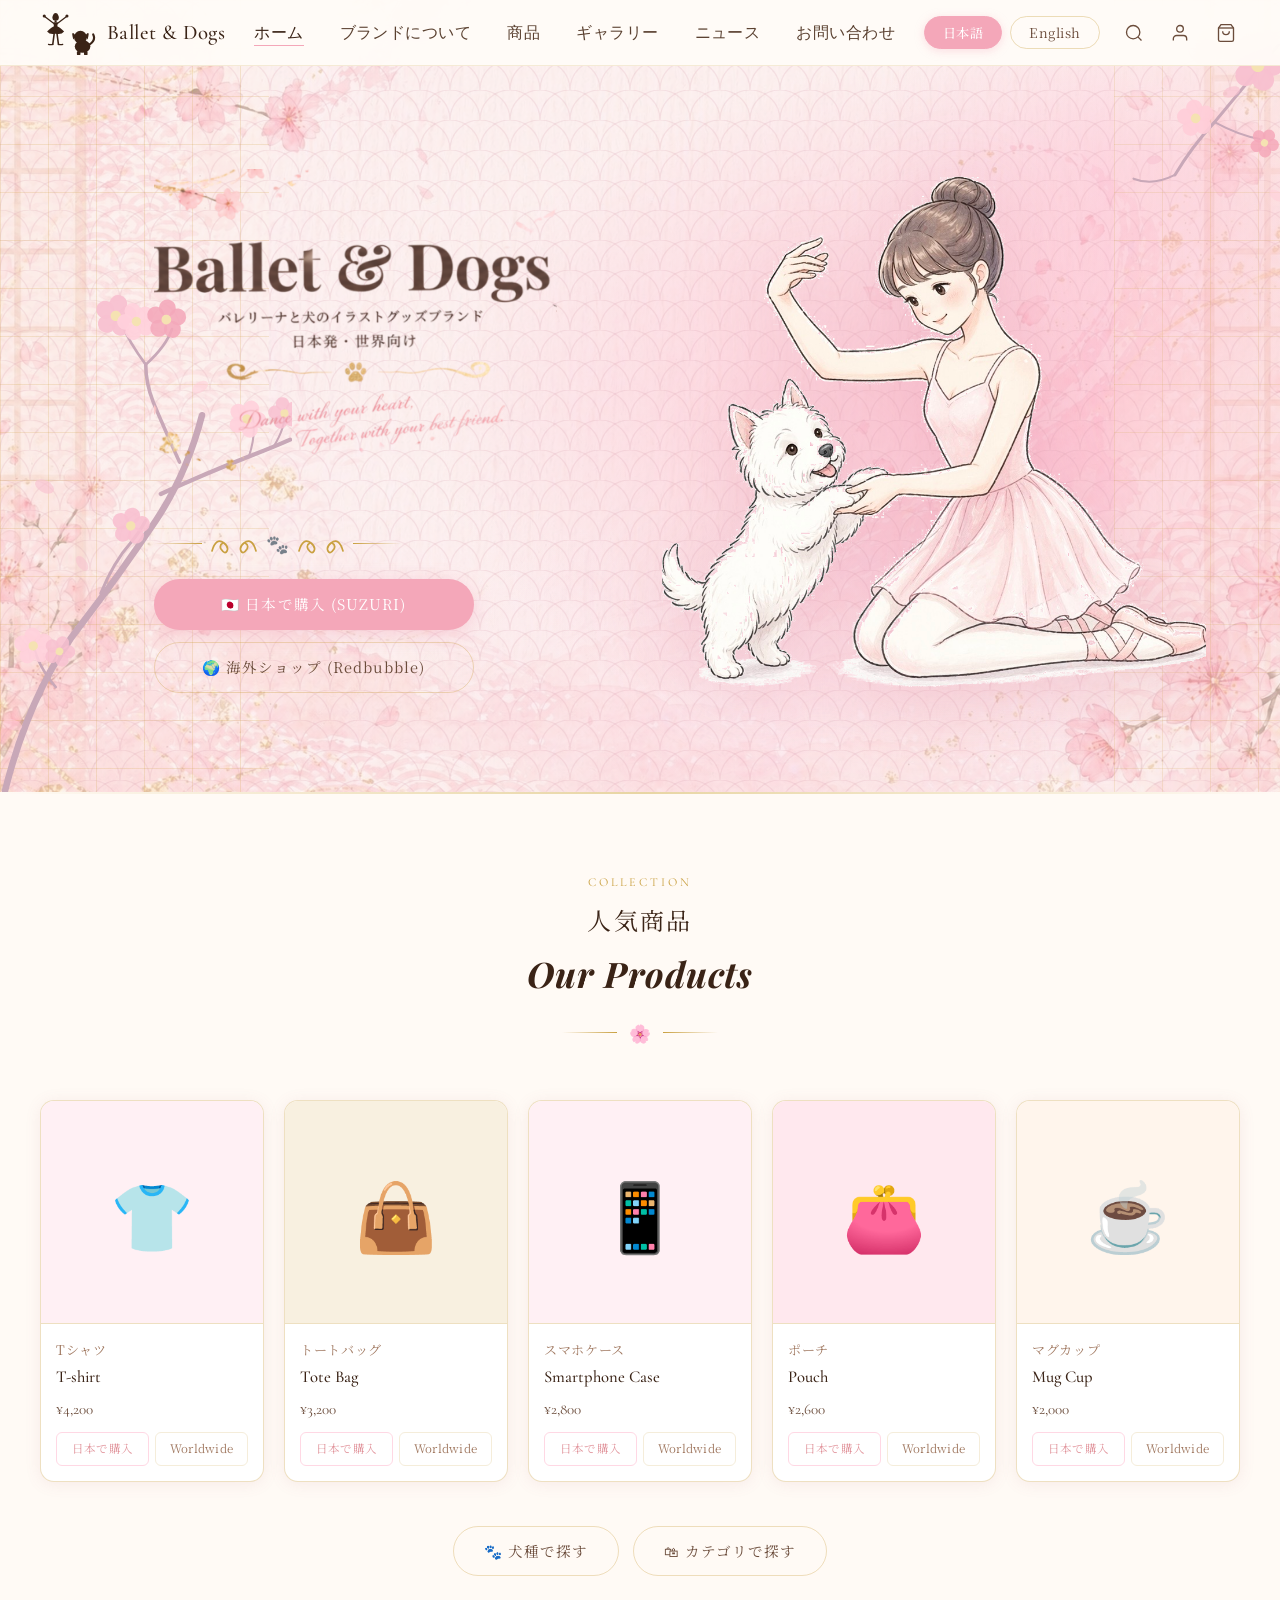
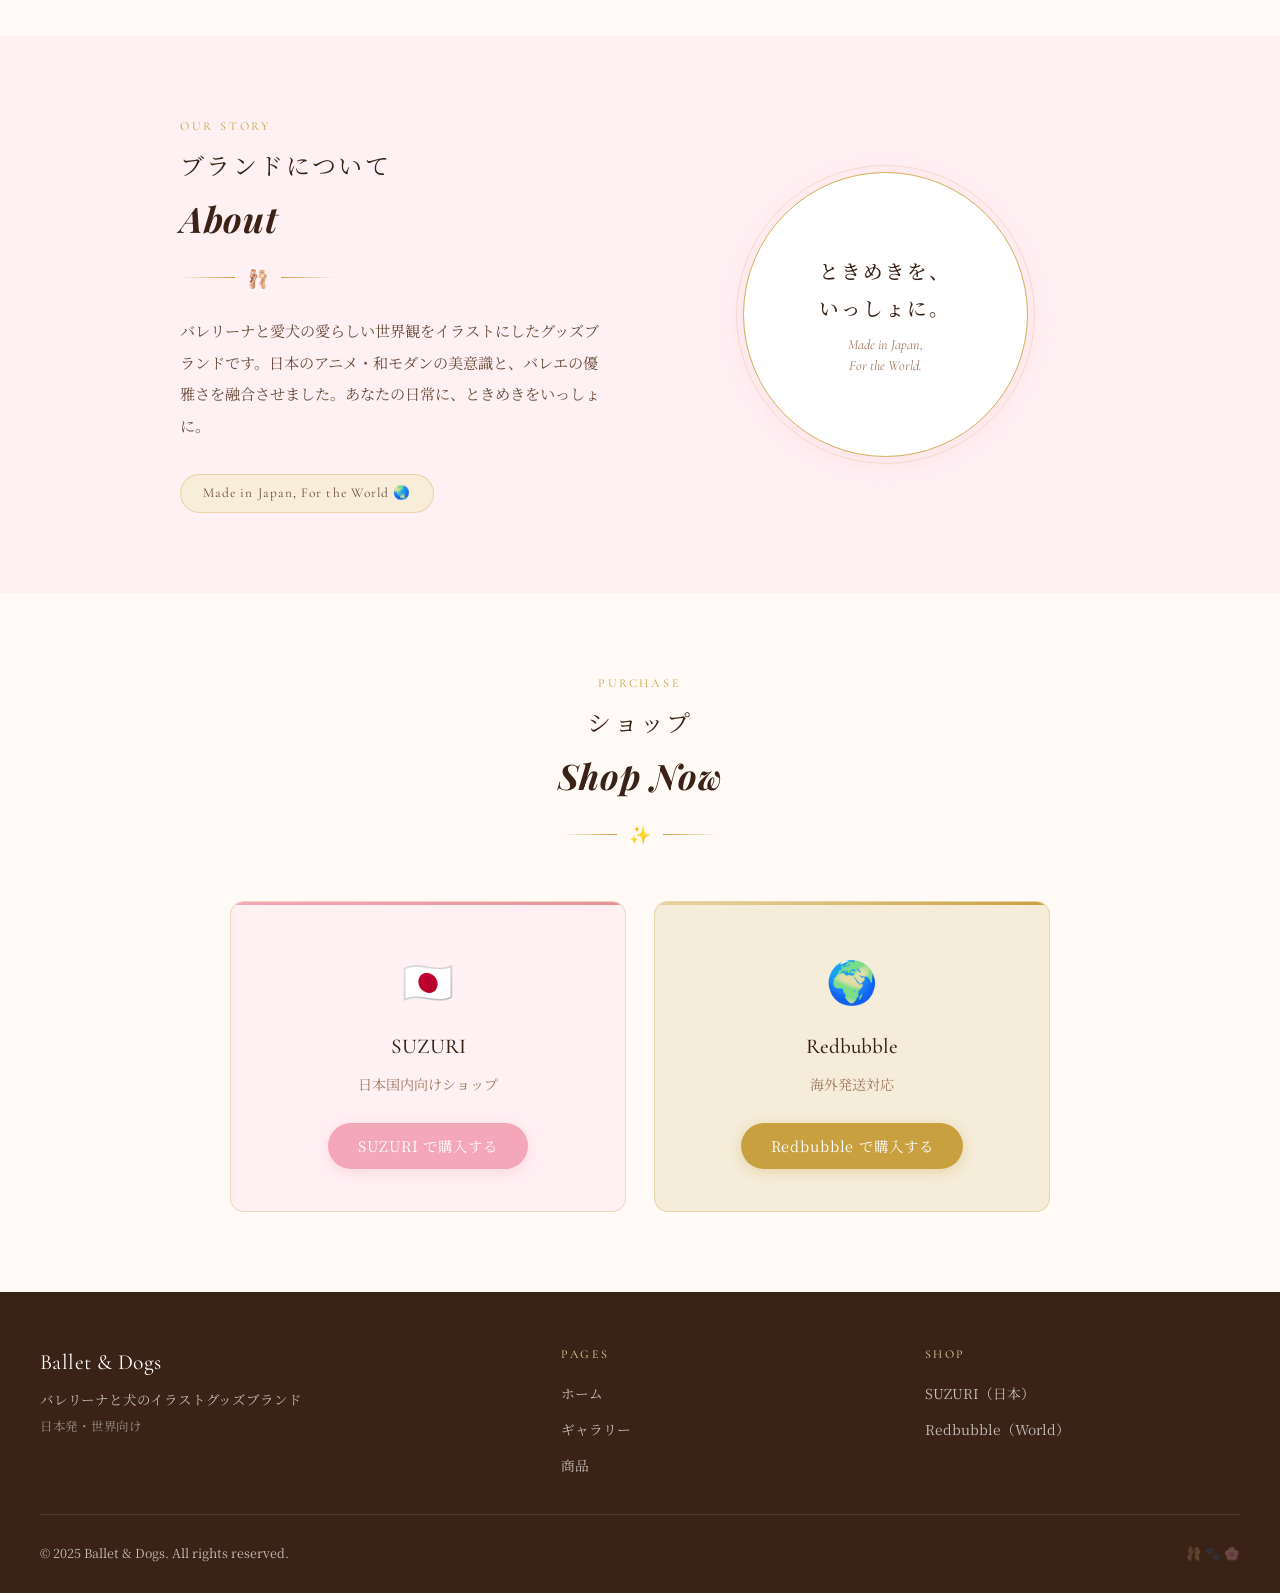
<file: ballet-and-dogs-all-in-one.html>
<!DOCTYPE html>
<html lang="ja" data-lang="ja">
<head>
  <meta charset="UTF-8">
  <meta name="viewport" content="width=device-width, initial-scale=1.0">
  <title>Ballet &amp; Dogs — バレリーナと犬のイラストグッズブランド</title>
  <meta name="description" content="バレリーナと犬のイラストグッズブランド。日本発・世界向け。SUZURI・Redbubble で販売中。">
  <link rel="preconnect" href="https://fonts.googleapis.com">
  <link rel="preconnect" href="https://fonts.gstatic.com" crossorigin>
  <link href="https://fonts.googleapis.com/css2?family=Cormorant+Garamond:ital,wght@0,400;0,500;1,400;1,500&family=Great+Vibes&family=Noto+Serif+JP:wght@300;400;500&family=Playfair+Display:ital,wght@0,700;0,900;1,700;1,900&display=swap" rel="stylesheet">

<style>
/* ============================================
   Ballet & Dogs — Pixel-Perfect Stylesheet v3
   色コード：参考画像から抽出
   ============================================ */

@import url('https://fonts.googleapis.com/css2?family=Cormorant+Garamond:ital,wght@0,400;0,500;1,400;1,500&family=Great+Vibes&family=Noto+Serif+JP:wght@300;400;500&family=Playfair+Display:ital,wght@0,700;0,900;1,700;1,900&display=swap');

/* ===================================================
   CSS 変数（参考画像から正確に抽出）
   =================================================== */
:root {
  /* ── 桜系ピンク ── */
  --pink-hero:      #FDE8EF;   /* ヒーロー背景ベース */
  --pink-wash:      #FFBCCC;   /* 水彩ウォッシュ */
  --pink-deep:      #F4A7B9;   /* 濃いめ桜ピンク */
  --pink-mid:       #F8C0D0;   /* 中間桜ピンク */
  --pink-light:     #FFD8E4;   /* 薄桜 */
  --pink-pale:      #FFF0F4;   /* 極薄桜 */
  --pink-bg:        #FFF5F8;   /* 背景ベース */

  /* ── クリーム・生成り ── */
  --cream:          #FFFAF5;
  --cream-warm:     #FDF5EC;
  --cream-dark:     #F5EDDA;
  --cream-card:     #FFFCF8;

  /* ── ゴールド ── */
  --gold:           #C9A040;
  --gold-bright:    #D4AF5A;
  --gold-light:     #E8D5A3;
  --gold-pale:      #F8EDD8;
  --gold-shoji:     rgba(201,160,64,0.12);

  /* ── ブラウン（テキスト系） ── */
  --brown-dark:     #3A2316;   /* メインタイトル */
  --brown-mid:      #6B4C3B;   /* 本文 */
  --brown-light:    #A07860;   /* サブ */
  --brown-nav:      #5A4030;   /* ナビ */

  /* ── 筆記体ピンク ── */
  --script-pink:    #C89098;

  /* ── 枝・花 ── */
  --branch:         #C8A8B8;

  /* ── フォント ── */
  --font-display:   'Playfair Display', 'Georgia', serif;
  --font-script:    'Great Vibes', cursive;
  --font-en:        'Cormorant Garamond', 'Georgia', serif;
  --font-jp:        'Noto Serif JP', 'Yu Mincho', 'Hiragino Mincho ProN', serif;

  /* ── シャドウ ── */
  --shadow-soft:    0 4px 28px rgba(240,154,171,0.18);
  --shadow-card:    0 2px 16px rgba(180,100,120,0.10);
  --shadow-header:  0 2px 20px rgba(200,120,140,0.12);
  --border-gold:    1px solid rgba(201,160,64,0.32);
  --radius-card:    14px;
  --radius-btn:     28px;
}

/* ===================================================
   Reset & Base
   =================================================== */
*, *::before, *::after {
  box-sizing: border-box;
  margin: 0;
  padding: 0;
}
html {
  scroll-behavior: smooth;
  font-size: 16px;
  -webkit-font-smoothing: antialiased;
}
body {
  font-family: var(--font-jp);
  background: url('images/bg-sakura.jpg') center top / cover no-repeat fixed;
  color: var(--brown-dark);
  line-height: 1.7;
  overflow-x: hidden;
}
img { max-width: 100%; display: block; }
a { color: inherit; text-decoration: none; }
ul { list-style: none; }
button { font-family: inherit; }

/* ===================================================
   HEADER
   =================================================== */
.site-header {
  position: fixed;
  top: 0; left: 0; right: 0;
  z-index: 300;
  height: 66px;
  background: rgba(255, 252, 248, 0.94);
  backdrop-filter: blur(14px);
  -webkit-backdrop-filter: blur(14px);
  border-bottom: 1px solid rgba(201,160,64,0.18);
  transition: box-shadow 0.3s ease, background 0.3s ease;
}
.site-header.scrolled {
  box-shadow: var(--shadow-header);
  background: rgba(255, 252, 248, 0.98);
}
.header-inner {
  max-width: 1440px;
  margin: 0 auto;
  height: 100%;
  display: flex;
  align-items: center;
  padding: 0 40px;
  gap: 0;
}

/* ── Logo ── */
.logo {
  display: flex;
  align-items: center;
  gap: 10px;
  font-family: var(--font-en);
  font-size: 1.30rem;
  font-weight: 500;
  color: var(--brown-dark);
  letter-spacing: 0.025em;
  flex-shrink: 0;
  white-space: nowrap;
}
.logo-icon {
  height: 44px;
  width: auto;
  flex-shrink: 0;
}

/* ── Navigation ── */
.main-nav {
  flex: 1;
  display: flex;
  justify-content: center;
}
.main-nav ul {
  display: flex;
  align-items: center;
  gap: 36px;
}
.main-nav a {
  font-family: var(--font-en);
  font-size: 0.97rem;
  font-weight: 400;
  color: var(--brown-nav);
  letter-spacing: 0.03em;
  position: relative;
  padding-bottom: 4px;
  transition: color 0.2s ease;
}
.main-nav a::after {
  content: '';
  position: absolute;
  bottom: 0; left: 0;
  width: 0; height: 1.5px;
  background: var(--pink-deep);
  transition: width 0.25s ease;
}
.main-nav a:hover { color: var(--brown-dark); }
.main-nav a:hover::after { width: 100%; }
.main-nav a.active {
  color: var(--brown-dark);
  font-weight: 500;
}
.main-nav a.active::after { width: 100%; }

/* ── 言語切替ボタン ── */
.lang-switch {
  display: flex;
  align-items: center;
  gap: 8px;
  flex-shrink: 0;
}
.lang-btn {
  font-family: var(--font-jp);
  font-size: 0.82rem;
  padding: 6px 18px;
  border-radius: 20px;
  border: 1px solid rgba(201,160,64,0.35);
  cursor: pointer;
  background: transparent;
  color: var(--brown-mid);
  letter-spacing: 0.04em;
  transition: all 0.22s ease;
  white-space: nowrap;
}
.lang-btn.active {
  background: var(--pink-deep);
  color: white;
  border-color: var(--pink-deep);
  font-weight: 500;
  box-shadow: 0 2px 10px rgba(244,167,185,0.35);
}
.lang-btn:hover:not(.active) {
  background: var(--gold-pale);
  border-color: var(--gold);
}

/* ── ヘッダーアイコン ── */
.header-icons {
  display: flex;
  align-items: center;
  gap: 18px;
  margin-left: 20px;
  flex-shrink: 0;
}
.header-icons button {
  background: none;
  border: none;
  cursor: pointer;
  color: var(--brown-mid);
  padding: 4px;
  display: flex;
  align-items: center;
  justify-content: center;
  transition: color 0.2s ease;
}
.header-icons button:hover { color: var(--brown-dark); }
.header-icons svg {
  width: 20px;
  height: 20px;
}

/* ── ハンバーガー ── */
.hamburger {
  display: none;
  background: none;
  border: none;
  cursor: pointer;
  margin-left: auto;
  flex-direction: column;
  gap: 5px;
  padding: 6px;
}
.hamburger span {
  display: block;
  width: 24px; height: 2px;
  background: var(--brown-dark);
  border-radius: 2px;
  transition: all 0.3s ease;
}

/* ── モバイルナビ ── */
.mobile-nav {
  display: none;
  position: fixed;
  inset: 66px 0 0 0;
  background: rgba(255, 252, 248, 0.98);
  z-index: 280;
  flex-direction: column;
  align-items: center;
  justify-content: center;
  gap: 30px;
  backdrop-filter: blur(12px);
}
.mobile-nav.open { display: flex; }
.mobile-nav a {
  font-family: var(--font-en);
  font-size: 1.5rem;
  color: var(--brown-dark);
  letter-spacing: 0.04em;
}

/* ===================================================
   HERO SECTION
   =================================================== */
.hero {
  position: relative;
  min-height: 70vh;
  padding-top: 66px;
  overflow: hidden;
  display: flex;
  flex-direction: column;
  background-color: transparent;
}

/* ── 背景レイヤー群 ── */
.hero-bg {
  position: absolute;
  inset: 0;
  pointer-events: none;
  z-index: 0;
}

/* ① ベースオーバーレイ（背景画像に重ねる薄いピンク） */
.hero-base {
  position: absolute;
  inset: 0;
  background: rgba(253, 235, 242, 0.45);
}

/* ② 水彩ピンクウォッシュ（右中央に大きく広がる） */
.hero-watercolor {
  position: absolute;
  inset: 0;
  background:
    radial-gradient(ellipse 68% 72% at 76% 52%,  rgba(255,160,188,0.52) 0%, transparent 62%),
    radial-gradient(ellipse 42% 48% at 90% 22%,  rgba(255,185,208,0.40) 0%, transparent 55%),
    radial-gradient(ellipse 50% 38% at 60% 86%,  rgba(255,210,228,0.30) 0%, transparent 58%),
    radial-gradient(ellipse 30% 25% at 35% 75%,  rgba(255,230,238,0.22) 0%, transparent 50%);
}

/* ③ 障子グリッド 左 */
.hero-shoji-left {
  position: absolute;
  top: 0; left: 0;
  width: 21%;
  height: 100%;
  background-image:
    linear-gradient(rgba(210,168,80,0.22) 1px, transparent 1px),
    linear-gradient(90deg, rgba(210,168,80,0.22) 1px, transparent 1px);
  background-size: 48px 48px;
  background-color: rgba(255,245,220,0.10);
}

/* ③ 障子グリッド 右 */
.hero-shoji-right {
  position: absolute;
  top: 0; right: 0;
  width: 13%;
  height: 100%;
  background-image:
    linear-gradient(rgba(210,168,80,0.18) 1px, transparent 1px),
    linear-gradient(90deg, rgba(210,168,80,0.18) 1px, transparent 1px);
  background-size: 48px 48px;
  background-color: rgba(255,245,220,0.08);
}

/* ④ 青海波（全面に薄く） */
.hero-seigaiha-wrap {
  position: absolute;
  inset: 0;
  overflow: hidden;
}

/* ── 桜枝 SVG ── */
.cherry-branch-left {
  position: absolute;
  left: -8px;
  bottom: -30px;
  width: 300px;
  height: 88%;
  z-index: 4;
  pointer-events: none;
}
.cherry-branch-right-top {
  position: absolute;
  right: -8px;
  top: 44px;
  width: 245px;
  height: 275px;
  z-index: 4;
  pointer-events: none;
}

/* ── 桜花びらアニメ ── */
#sakura-container {
  position: absolute;
  inset: 0;
  pointer-events: none;
  overflow: hidden;
  z-index: 6;
}

/* ===================================================
   HERO コンテンツ本体
   =================================================== */
.hero-content {
  position: relative;
  z-index: 10;
  display: grid;
  grid-template-columns: 46% 54%;
  flex: 1;
  min-height: calc(100vh - 66px - 190px);
}

/* ── ヒーロー テキスト左 ── */
.hero-text {
  display: flex;
  flex-direction: column;
  justify-content: center;
  padding: 52px 32px 48px clamp(72px, 12vw, 160px);
  position: relative;
  z-index: 12;
}

/* タイトル画像 */
.hero-title-img {
  width: 100%;
  max-width: 480px;
  height: auto;
  display: block;
  border-radius: 12px;
  margin-bottom: 20px;
}
.hero-ornament,
.hero-tagline {
  display: none;
}

/* メインタイトル "Ballet & Dogs" */
.hero-brand-name {
  font-family: var(--font-display);
  font-size: clamp(3.8rem, 6.8vw, 7.2rem);
  font-weight: 900;
  font-style: italic;
  color: var(--brown-dark);
  line-height: 0.98;
  letter-spacing: -0.015em;
  margin-bottom: 16px;
  text-shadow: 0 1px 0 rgba(255,255,255,0.4);
  white-space: nowrap;
}

/* サブタイトル 日本語 */
.hero-subtitle-jp {
  font-family: var(--font-jp);
  font-size: 1.04rem;
  font-weight: 300;
  color: var(--brown-mid);
  letter-spacing: 0.14em;
  margin-bottom: 3px;
}

/* サブタイトル 英語 / 日本語 */
.hero-subtitle-en {
  font-family: var(--font-jp);
  font-size: 0.96rem;
  font-weight: 300;
  color: var(--brown-mid);
  letter-spacing: 0.12em;
}

/* ── 金の渦巻き装飾 ── */
.hero-ornament {
  display: flex;
  align-items: center;
  gap: 8px;
  margin: 24px 0 20px;
}
.hero-ornament-line {
  flex: 1;
  max-width: 48px;
  height: 1px;
  background: linear-gradient(90deg, transparent, var(--gold));
}
.hero-ornament-line.right {
  background: linear-gradient(90deg, var(--gold), transparent);
}
.hero-ornament-paw {
  font-size: 1.15rem;
  filter: sepia(0.6) saturate(0.5) brightness(1.05);
  opacity: 0.88;
}

/* ── タグライン 筆記体 Great Vibes ── */
.hero-tagline {
  font-family: var(--font-script);
  font-size: clamp(1.55rem, 2.5vw, 2.35rem);
  color: var(--script-pink);
  line-height: 1.60;
  margin-bottom: 42px;
}

/* ── CTAボタン ── */
.hero-cta-group {
  display: flex;
  flex-direction: column;
  gap: 12px;
  max-width: 320px;
}
.btn-primary {
  display: inline-flex;
  align-items: center;
  justify-content: center;
  gap: 8px;
  padding: 13px 30px;
  background: var(--pink-deep);
  color: white;
  border-radius: var(--radius-btn);
  font-family: var(--font-jp);
  font-size: 0.91rem;
  letter-spacing: 0.07em;
  border: none;
  cursor: pointer;
  transition: all 0.25s ease;
  box-shadow: 0 4px 18px rgba(244,167,185,0.42);
}
.btn-primary:hover {
  background: #E8909A;
  transform: translateY(-2px);
  box-shadow: 0 6px 24px rgba(244,167,185,0.52);
}
.btn-secondary {
  display: inline-flex;
  align-items: center;
  justify-content: center;
  gap: 8px;
  padding: 12px 30px;
  background: transparent;
  color: var(--brown-mid);
  border-radius: var(--radius-btn);
  font-family: var(--font-jp);
  font-size: 0.91rem;
  letter-spacing: 0.07em;
  border: var(--border-gold);
  cursor: pointer;
  transition: all 0.25s ease;
}
.btn-secondary:hover {
  background: var(--gold-pale);
  transform: translateY(-2px);
  box-shadow: 0 4px 14px rgba(201,160,64,0.18);
}

/* ── イラストエリア 右 ── */
.hero-visual {
  position: relative;
  display: flex;
  align-items: flex-end;
  justify-content: center;
  overflow: visible;
  padding-bottom: 0;
}

/* 実画像ラッパー */
.hero-img-wrap {
  width: 100%;
  display: flex;
  align-items: flex-end;
  justify-content: center;
  padding: 0;
  position: relative;
}

/* バレリーナ×ウェスティ実画像 */
.hero-illustration {
  width: 100%;
  max-width: 544px;
  height: auto;
  display: block;
  object-fit: contain;
  object-position: center bottom;
  margin-top: auto;
  filter: drop-shadow(0 12px 40px rgba(220,140,160,0.28));
  user-select: none;
  pointer-events: none;
}

/* ===================================================
   商品ストリップ（ヒーロー下部 固定）
   =================================================== */
.products-strip {
  position: relative;
  z-index: 20;
  padding: 0 28px 0;
  background: transparent;
}

.products-strip-inner {
  max-width: 1440px;
  margin: 0 auto;
  display: grid;
  grid-template-columns: repeat(5, 1fr) 150px;
  gap: 10px;
  align-items: end;
}

/* ── 商品カード ── */
.product-card {
  background: white;
  border-radius: 12px;
  overflow: hidden;
  border: 1px solid rgba(230,210,215,0.65);
  box-shadow: var(--shadow-card);
  transition: transform 0.28s ease, box-shadow 0.28s ease;
  cursor: pointer;
  display: block;
  text-decoration: none;
  color: inherit;
}
.product-card:hover {
  transform: translateY(-5px);
  box-shadow: 0 8px 30px rgba(240,154,171,0.24);
}

/* 商品サムネイル */
.product-image {
  width: 100%;
  aspect-ratio: 1 / 1;
  background: var(--pink-pale);
  position: relative;
  overflow: hidden;
}
.product-image svg {
  width: 100%;
  height: 100%;
  display: block;
}

/* 商品情報フッター */
.product-body {
  padding: 12px 14px 13px;
  border-top: 1px solid rgba(201,160,64,0.16);
  display: flex;
  align-items: center;
  gap: 8px;
  background: white;
}
.product-info { flex: 1; min-width: 0; }
.product-name-en {
  font-family: var(--font-en);
  font-size: 0.95rem;
  font-weight: 500;
  color: var(--brown-dark);
  letter-spacing: 0.02em;
  white-space: nowrap;
  overflow: hidden;
  text-overflow: ellipsis;
}
.product-price {
  font-family: var(--font-en);
  font-size: 0.86rem;
  color: var(--brown-mid);
  margin-top: 2px;
  letter-spacing: 0.01em;
}
.product-arrow {
  width: 26px;
  height: 26px;
  border-radius: 50%;
  border: 1px solid rgba(201,160,64,0.38);
  display: flex;
  align-items: center;
  justify-content: center;
  color: var(--gold);
  font-size: 0.82rem;
  flex-shrink: 0;
  transition: all 0.22s ease;
  padding-left: 1px;
}
.product-card:hover .product-arrow {
  background: var(--pink-deep);
  border-color: var(--pink-deep);
  color: white;
}

/* ── ときめきバッジ ── */
.tokimeki-badge {
  width: 145px;
  height: 145px;
  border-radius: 50%;
  border: 1.5px solid var(--gold-bright);
  background: white;
  display: flex;
  flex-direction: column;
  align-items: center;
  justify-content: center;
  box-shadow: 0 2px 18px rgba(201,160,64,0.20);
  text-align: center;
  padding: 16px 12px;
  position: relative;
  flex-shrink: 0;
  align-self: center;
}
.tokimeki-badge::before {
  content: '';
  position: absolute;
  inset: -7px;
  border-radius: 50%;
  border: 1px solid rgba(201,160,64,0.26);
}
.tokimeki-jp {
  font-family: var(--font-jp);
  font-size: 1.00rem;
  font-weight: 500;
  color: var(--brown-dark);
  letter-spacing: 0.07em;
  line-height: 1.75;
}
.tokimeki-en {
  font-family: var(--font-en);
  font-size: 0.64rem;
  color: var(--brown-light);
  letter-spacing: 0.04em;
  margin-top: 5px;
  line-height: 1.5;
}

/* ===================================================
   PRODUCTS SECTION（フルページ下部）
   =================================================== */
.products-section {
  background: var(--cream);
  padding: 80px 40px 60px;
  position: relative;
}
.products-section::before {
  content: '';
  position: absolute;
  top: 0; left: 0; right: 0;
  height: 2px;
  background: linear-gradient(90deg, transparent, var(--gold-light), transparent);
}

/* ── セクションヘッダー共通 ── */
.section-header { text-align: center; margin-bottom: 52px; }
.section-label {
  font-family: var(--font-en);
  font-size: 0.76rem;
  letter-spacing: 0.24em;
  text-transform: uppercase;
  color: var(--gold);
  margin-bottom: 8px;
}
.section-title-jp {
  font-size: 1.50rem;
  font-weight: 400;
  color: var(--brown-dark);
  letter-spacing: 0.10em;
  margin-bottom: 3px;
}
.section-title-en {
  font-family: var(--font-display);
  font-size: 2.2rem;
  font-weight: 700;
  font-style: italic;
  color: var(--brown-dark);
  letter-spacing: 0.02em;
}
.section-divider {
  display: flex;
  align-items: center;
  gap: 12px;
  justify-content: center;
  margin-top: 14px;
}
.section-divider::before,
.section-divider::after {
  content: '';
  width: 55px;
  height: 1px;
  background: linear-gradient(90deg, transparent, var(--gold));
}
.section-divider::after {
  background: linear-gradient(90deg, var(--gold), transparent);
}
.section-divider-icon { color: var(--gold); font-size: 1.1rem; }

/* ── 商品グリッド ── */
.products-grid {
  display: grid;
  grid-template-columns: repeat(5, 1fr);
  gap: 20px;
  max-width: 1280px;
  margin: 0 auto;
}
.product-grid-card {
  background: white;
  border-radius: var(--radius-card);
  overflow: hidden;
  border: var(--border-gold);
  box-shadow: var(--shadow-card);
  transition: transform 0.28s ease, box-shadow 0.28s ease;
  cursor: pointer;
}
.product-grid-card:hover {
  transform: translateY(-6px);
  box-shadow: var(--shadow-soft);
}
.product-grid-image {
  width: 100%;
  aspect-ratio: 1 / 1;
  background: var(--pink-pale);
  display: flex;
  align-items: center;
  justify-content: center;
  font-size: 4.2rem;
}
.product-grid-body {
  padding: 15px;
  border-top: var(--border-gold);
}
.product-name-jp {
  font-size: 0.82rem;
  color: var(--brown-light);
  letter-spacing: 0.05em;
  margin-bottom: 2px;
}
.product-name-en-lg {
  font-family: var(--font-en);
  font-size: 1.04rem;
  font-weight: 500;
  color: var(--brown-dark);
  margin-bottom: 5px;
}
.product-price-lg {
  font-family: var(--font-en);
  font-size: 0.94rem;
  color: var(--brown-mid);
  margin-bottom: 10px;
}
.product-link-row { display: flex; gap: 6px; }
.product-link-btn {
  flex: 1;
  text-align: center;
  padding: 6px 8px;
  border-radius: 6px;
  font-size: 0.72rem;
  border: 1px solid;
  transition: all 0.2s ease;
  font-family: var(--font-jp);
  letter-spacing: 0.02em;
}
.product-link-btn.jp {
  color: #E09098;
  border-color: var(--pink-light);
}
.product-link-btn.jp:hover { background: var(--pink-light); }
.product-link-btn.en {
  color: var(--brown-light);
  border-color: var(--cream-dark);
}
.product-link-btn.en:hover { background: var(--cream-dark); }

/* ===================================================
   ABOUT SECTION
   =================================================== */
.about-section {
  background: var(--pink-pale);
  padding: 80px 40px;
  position: relative;
  overflow: hidden;
}
.about-inner {
  max-width: 920px;
  margin: 0 auto;
  display: grid;
  grid-template-columns: 1fr 1fr;
  gap: 60px;
  align-items: center;
}
.about-body {
  font-size: 0.95rem;
  line-height: 2.1;
  color: var(--brown-mid);
  margin-bottom: 32px;
}
.about-badge {
  display: inline-block;
  background: var(--gold-pale);
  border: var(--border-gold);
  border-radius: var(--radius-btn);
  padding: 7px 22px;
  font-family: var(--font-en);
  font-size: 0.84rem;
  color: var(--brown-mid);
  letter-spacing: 0.08em;
}
.about-circle {
  width: 285px;
  height: 285px;
  border-radius: 50%;
  background: white;
  border: 1.5px solid var(--gold-bright);
  display: flex;
  align-items: center;
  justify-content: center;
  box-shadow: var(--shadow-soft);
  margin: 0 auto;
  position: relative;
}
.about-circle::before {
  content: '';
  position: absolute;
  inset: -8px;
  border-radius: 50%;
  border: 1px solid rgba(201,160,64,0.22);
}
.about-circle-inner { text-align: center; padding: 20px; }
.about-circle-jp {
  font-size: 1.22rem;
  font-weight: 500;
  color: var(--brown-dark);
  letter-spacing: 0.10em;
  line-height: 1.9;
}
.about-circle-en {
  font-family: var(--font-en);
  font-style: italic;
  font-size: 0.88rem;
  color: var(--brown-light);
  margin-top: 7px;
  line-height: 1.5;
}

/* ===================================================
   SHOP SECTION
   =================================================== */
.shop-section {
  background: var(--cream);
  padding: 80px 40px;
}
.shop-inner { max-width: 820px; margin: 0 auto; }
.shop-cards {
  display: grid;
  grid-template-columns: 1fr 1fr;
  gap: 28px;
  margin-top: 48px;
}
.shop-card {
  border-radius: var(--radius-card);
  border: var(--border-gold);
  padding: 42px 34px;
  text-align: center;
  transition: transform 0.28s ease, box-shadow 0.28s ease;
  position: relative;
  overflow: hidden;
}
.shop-card::before {
  content: '';
  position: absolute;
  top: 0; left: 0; right: 0;
  height: 3px;
}
.shop-card-jp { background: var(--pink-pale); }
.shop-card-jp::before {
  background: linear-gradient(90deg, var(--pink-deep), #E8909A);
}
.shop-card-en { background: var(--cream-dark); }
.shop-card-en::before {
  background: linear-gradient(90deg, var(--gold-light), var(--gold));
}
.shop-card:hover {
  transform: translateY(-4px);
  box-shadow: var(--shadow-soft);
}
.shop-card-flag { font-size: 2.6rem; margin-bottom: 14px; }
.shop-card-title {
  font-family: var(--font-en);
  font-size: 1.32rem;
  font-weight: 500;
  color: var(--brown-dark);
  margin-bottom: 8px;
}
.shop-card-sub {
  font-size: 0.88rem;
  color: var(--brown-light);
  margin-bottom: 26px;
}
.shop-card-btn {
  display: inline-block;
  padding: 11px 30px;
  border-radius: 24px;
  font-size: 0.9rem;
  font-family: var(--font-jp);
  letter-spacing: 0.06em;
  transition: all 0.22s ease;
  text-decoration: none;
}
.shop-card-jp .shop-card-btn {
  background: var(--pink-deep);
  color: white;
  box-shadow: 0 3px 14px rgba(244,167,185,0.36);
}
.shop-card-jp .shop-card-btn:hover {
  background: #E8909A;
  transform: translateY(-2px);
}
.shop-card-en .shop-card-btn {
  background: var(--gold);
  color: white;
  box-shadow: 0 3px 14px rgba(201,160,64,0.32);
}
.shop-card-en .shop-card-btn:hover {
  background: #b89440;
  transform: translateY(-2px);
}

/* ===================================================
   FOOTER
   =================================================== */
.site-footer {
  background: var(--brown-dark);
  color: rgba(255,255,255,0.70);
  padding: 52px 40px 28px;
}
.footer-inner { max-width: 1280px; margin: 0 auto; }
.footer-top {
  display: grid;
  grid-template-columns: 1.5fr 1fr 1fr;
  gap: 48px;
  padding-bottom: 36px;
  border-bottom: 1px solid rgba(255,255,255,0.10);
  margin-bottom: 28px;
}
.footer-brand-name {
  font-family: var(--font-en);
  font-size: 1.35rem;
  font-weight: 400;
  color: white;
  margin-bottom: 8px;
  letter-spacing: 0.02em;
}
.footer-brand-sub {
  font-size: 0.84rem;
  letter-spacing: 0.06em;
  margin-bottom: 4px;
}
.footer-heading {
  font-family: var(--font-en);
  font-size: 0.75rem;
  letter-spacing: 0.22em;
  text-transform: uppercase;
  color: var(--gold-light);
  margin-bottom: 14px;
}
.footer-links {
  display: flex;
  flex-direction: column;
  gap: 9px;
}
.footer-links a {
  font-size: 0.86rem;
  transition: color 0.2s ease;
}
.footer-links a:hover { color: var(--pink-light); }
.footer-bottom {
  display: flex;
  justify-content: space-between;
  align-items: center;
  font-size: 0.78rem;
}

/* ===================================================
   SUB PAGES（dogs / categories）
   =================================================== */
.page-hero {
  padding-top: 66px;
  background: var(--pink-pale);
  text-align: center;
  position: relative;
  overflow: hidden;
}
.page-hero::before {
  content: '';
  position: absolute;
  inset: 0;
  background-image:
    linear-gradient(rgba(201,160,64,0.07) 1px, transparent 1px),
    linear-gradient(90deg, rgba(201,160,64,0.07) 1px, transparent 1px);
  background-size: 52px 52px;
}
.page-hero-content {
  position: relative;
  z-index: 1;
  padding: 60px 20px;
}
.page-hero-emoji { font-size: 2.6rem; margin-bottom: 14px; }
.page-title-jp {
  font-size: 1.52rem;
  font-weight: 400;
  letter-spacing: 0.10em;
  color: var(--brown-dark);
  margin-bottom: 4px;
}
.page-title-en {
  font-family: var(--font-display);
  font-size: 2.8rem;
  font-weight: 700;
  font-style: italic;
  color: var(--brown-dark);
}
.page-subtitle {
  font-size: 0.90rem;
  color: var(--brown-light);
  margin-top: 12px;
  letter-spacing: 0.06em;
}
.page-content {
  max-width: 1200px;
  margin: 56px auto;
  padding: 0 40px 80px;
}
.breeds-grid {
  display: grid;
  grid-template-columns: repeat(4, 1fr);
  gap: 22px;
}
.breed-card {
  background: white;
  border-radius: var(--radius-card);
  border: var(--border-gold);
  padding: 28px 18px;
  text-align: center;
  transition: transform 0.28s ease, box-shadow 0.28s ease;
  cursor: pointer;
}
.breed-card:hover {
  transform: translateY(-5px);
  box-shadow: var(--shadow-soft);
}
.breed-emoji {
  font-size: 3rem;
  margin-bottom: 10px;
  display: block;
}
.breed-name-jp {
  font-size: 0.84rem;
  color: var(--brown-light);
  letter-spacing: 0.06em;
  margin-bottom: 2px;
}
.breed-name-en {
  font-family: var(--font-en);
  font-size: 1.05rem;
  font-weight: 500;
  color: var(--brown-dark);
  margin-bottom: 12px;
}
.breed-card-links {
  display: flex;
  gap: 7px;
  justify-content: center;
}
.breed-link {
  flex: 1;
  padding: 6px 10px;
  border-radius: 6px;
  font-size: 0.73rem;
  border: 1px solid;
  transition: all 0.2s ease;
  text-align: center;
  font-family: var(--font-jp);
}
.breed-link.jp { color: #E09098; border-color: var(--pink-light); }
.breed-link.jp:hover { background: var(--pink-light); }
.breed-link.en { color: var(--brown-light); border-color: var(--cream-dark); }
.breed-link.en:hover { background: var(--cream-dark); }

.categories-grid {
  display: grid;
  grid-template-columns: repeat(4, 1fr);
  gap: 22px;
}
.category-card {
  background: white;
  border-radius: var(--radius-card);
  border: var(--border-gold);
  overflow: hidden;
  transition: transform 0.28s ease, box-shadow 0.28s ease;
  cursor: pointer;
}
.category-card:hover {
  transform: translateY(-5px);
  box-shadow: var(--shadow-soft);
}
.category-thumb {
  width: 100%;
  aspect-ratio: 4/3;
  background: var(--pink-pale);
  display: flex;
  align-items: center;
  justify-content: center;
  font-size: 3.5rem;
}
.category-body { padding: 18px; }
.category-name-jp {
  font-size: 0.82rem;
  color: var(--brown-light);
  letter-spacing: 0.06em;
}
.category-name-en {
  font-family: var(--font-en);
  font-size: 1.10rem;
  font-weight: 500;
  color: var(--brown-dark);
  margin: 2px 0 8px;
}
.category-count {
  font-size: 0.76rem;
  color: var(--gold);
  letter-spacing: 0.05em;
}
.category-links {
  display: flex;
  gap: 7px;
  margin-top: 10px;
}
.category-link {
  flex: 1;
  padding: 6px;
  border-radius: 6px;
  font-size: 0.73rem;
  border: 1px solid;
  transition: all 0.2s ease;
  text-align: center;
  font-family: var(--font-jp);
}
.category-link.jp { color: #E09098; border-color: var(--pink-light); }
.category-link.jp:hover { background: var(--pink-light); }
.category-link.en { color: var(--brown-light); border-color: var(--cream-dark); }
.category-link.en:hover { background: var(--cream-dark); }

/* ===================================================
   i18n 表示切替
   =================================================== */
[data-lang="en"] .ja-only { display: none !important; }
[data-lang="en"] .en-only { display: initial !important; }
[data-lang="ja"] .en-only { display: none !important; }
[data-lang="ja"] .ja-only { display: initial !important; }

/* ===================================================
   RESPONSIVE
   =================================================== */
@media (max-width: 1200px) {
  .products-strip-inner {
    grid-template-columns: repeat(3, 1fr);
  }
  .tokimeki-badge { display: none; }
  .products-grid { grid-template-columns: repeat(3, 1fr); }
  .breeds-grid, .categories-grid { grid-template-columns: repeat(3, 1fr); }
}

@media (max-width: 960px) {
  .hero-content {
    grid-template-columns: 1fr;
    min-height: auto;
  }
  .hero-text {
    padding: 48px 32px 28px;
    text-align: center;
    align-items: center;
  }
  .hero-visual {
    min-height: 300px;
    padding: 0;
  }
  .hero-illustration {
    max-width: 368px;
    margin: 0 auto;
  }
  .hero-cta-group { align-items: center; }
  .hero-ornament { justify-content: center; }
  .products-strip-inner { grid-template-columns: repeat(2, 1fr); }
  .about-inner { grid-template-columns: 1fr; }
  .about-text .section-header { text-align: center; }
  .shop-cards { grid-template-columns: 1fr; }
  .footer-top { grid-template-columns: 1fr 1fr; }
  .main-nav { display: none; }
  .hamburger { display: flex; }
  .header-icons { display: none; }
  .lang-switch { margin-left: auto; }
}

@media (max-width: 640px) {
  .header-inner { padding: 0 18px; }
  .products-strip { padding: 0 14px; }
  .products-strip-inner { grid-template-columns: repeat(2, 1fr); }
  .products-grid { grid-template-columns: repeat(2, 1fr); }
  .footer-top { grid-template-columns: 1fr; }
  .breeds-grid, .categories-grid { grid-template-columns: repeat(2, 1fr); }
  .hero-text { padding: 36px 18px 20px; }
  .hero-brand-name { font-size: clamp(3rem, 12vw, 5rem); }
  .page-content { padding: 0 18px 56px; }
  .about-section, .shop-section, .products-section { padding-left: 20px; padding-right: 20px; }
}
</style>

</head>
<body>

<!-- ══════════ HEADER ══════════ -->
<header class="site-header" id="site-header">
  <div class="header-inner">
    <!-- ロゴ -->
    <a href="index.html" class="logo">
      <svg class="logo-icon" viewBox="0 0 80 62" fill="none" xmlns="http://www.w3.org/2000/svg">
        <!-- ── バレリーナ ── -->
        <!-- 頭・お団子 -->
        <circle cx="22" cy="9" r="4.5" fill="#3A2316"/>
        <ellipse cx="22" cy="5" rx="3" ry="2.2" fill="#3A2316"/>
        <!-- 首 -->
        <rect x="20.5" y="13" width="3" height="3" rx="1" fill="#3A2316"/>
        <!-- 胴体 -->
        <path d="M19 16 L25 16 L24 26 L20 26 Z" fill="#3A2316"/>
        <!-- 左腕（スティック持ち、斜め上へ） -->
        <line x1="20" y1="18" x2="7" y2="8" stroke="#3A2316" stroke-width="1.8" stroke-linecap="round"/>
        <circle cx="6" cy="7" r="2.2" fill="#3A2316"/>
        <!-- 右腕（スティック持ち、斜め上へ） -->
        <line x1="24" y1="18" x2="37" y2="8" stroke="#3A2316" stroke-width="1.8" stroke-linecap="round"/>
        <circle cx="38" cy="7" r="2.2" fill="#3A2316"/>
        <!-- チュチュ（広がったスカート） -->
        <path d="M10 29 Q16 22 22 21 Q28 22 34 29 Q30 34 22 32 Q14 34 10 29 Z" fill="#3A2316"/>
        <!-- 脚（右足前・左足後ろ） -->
        <line x1="20" y1="32" x2="18" y2="47" stroke="#3A2316" stroke-width="2.2" stroke-linecap="round"/>
        <line x1="24" y1="32" x2="26" y2="47" stroke="#3A2316" stroke-width="2.2" stroke-linecap="round"/>
        <!-- 足先（ポワント） -->
        <path d="M18 47 Q14 48 12 47" stroke="#3A2316" stroke-width="1.8" fill="none" stroke-linecap="round"/>
        <path d="M26 47 Q30 48 32 47" stroke="#3A2316" stroke-width="1.8" fill="none" stroke-linecap="round"/>

        <!-- ── 座っている犬 ── -->
        <!-- 胴体 -->
        <ellipse cx="60" cy="50" rx="11" ry="9" fill="#3A2316"/>
        <!-- 頭 -->
        <circle cx="57" cy="37" r="9" fill="#3A2316"/>
        <!-- 左耳（垂れ耳） -->
        <path d="M49 33 Q43 27 47 40 Q49 38 50 36 Z" fill="#3A2316"/>
        <!-- 右耳（垂れ耳） -->
        <path d="M65 33 Q71 27 67 40 Q65 38 64 36 Z" fill="#3A2316"/>
        <!-- 前脚（左） -->
        <rect x="52" y="56" width="5" height="7" rx="2.5" fill="#3A2316"/>
        <!-- 前脚（右） -->
        <rect x="62" y="56" width="5" height="7" rx="2.5" fill="#3A2316"/>
        <!-- しっぽ（右側に丸く） -->
        <path d="M70 47 Q79 41 75 33" stroke="#3A2316" stroke-width="3" fill="none" stroke-linecap="round"/>
      </svg>
      Ballet &amp; Dogs
    </a>

    <!-- デスクトップナビ -->
    <nav class="main-nav" id="main-nav">
      <ul>
        <li><a href="index.html" class="active" data-i18n="nav-home">Home</a></li>
        <li><a href="#about" data-i18n="nav-about">About</a></li>
        <li><a href="categories.html" data-i18n="nav-products">Products</a></li>
        <li><a href="dogs.html" data-i18n="nav-gallery">Gallery</a></li>
        <li><a href="#news" data-i18n="nav-news">News</a></li>
        <li><a href="#contact" data-i18n="nav-contact">Contact</a></li>
      </ul>
    </nav>

    <!-- 言語切替 -->
    <div class="lang-switch">
      <button class="lang-btn active" data-lang-btn="ja">日本語</button>
      <button class="lang-btn" data-lang-btn="en">English</button>
    </div>

    <!-- ヘッダーアイコン -->
    <div class="header-icons">
      <button aria-label="検索">
        <svg viewBox="0 0 24 24" fill="none" stroke="currentColor" stroke-width="1.6"><circle cx="11" cy="11" r="8"/><line x1="21" y1="21" x2="16.65" y2="16.65"/></svg>
      </button>
      <button aria-label="アカウント">
        <svg viewBox="0 0 24 24" fill="none" stroke="currentColor" stroke-width="1.6"><path d="M20 21v-2a4 4 0 0 0-4-4H8a4 4 0 0 0-4 4v2"/><circle cx="12" cy="7" r="4"/></svg>
      </button>
      <button aria-label="カート">
        <svg viewBox="0 0 24 24" fill="none" stroke="currentColor" stroke-width="1.6"><path d="M6 2L3 6v14a2 2 0 0 0 2 2h14a2 2 0 0 0 2-2V6l-3-4z"/><line x1="3" y1="6" x2="21" y2="6"/><path d="M16 10a4 4 0 0 1-8 0"/></svg>
      </button>
    </div>

    <button class="hamburger" id="hamburger" aria-label="メニュー" aria-expanded="false">
      <span></span><span></span><span></span>
    </button>
  </div>
</header>

<!-- モバイルナビ -->
<nav class="mobile-nav" id="mobile-nav">
  <a href="index.html" data-i18n="nav-home">Home</a>
  <a href="#about" data-i18n="nav-about">About</a>
  <a href="categories.html" data-i18n="nav-products">Products</a>
  <a href="dogs.html" data-i18n="nav-gallery">Gallery</a>
  <a href="#news" data-i18n="nav-news">News</a>
  <a href="#contact" data-i18n="nav-contact">Contact</a>
  <div class="lang-switch" style="margin-top:12px">
    <button class="lang-btn active" data-lang-btn="ja">日本語</button>
    <button class="lang-btn" data-lang-btn="en">English</button>
  </div>
</nav>

<main>
<!-- ══════════ HERO ══════════ -->
<section class="hero">

  <!-- ── 多層背景レイヤー ── -->
  <div class="hero-bg" aria-hidden="true">

    <!-- ベースグラデーション -->
    <div class="hero-base"></div>

    <!-- 水彩ピンクウォッシュ（右寄り） -->
    <div class="hero-watercolor"></div>

    <!-- 障子グリッド 左 -->
    <div class="hero-shoji-left"></div>
    <!-- 障子グリッド 右 -->
    <div class="hero-shoji-right"></div>

    <!-- 青海波（全面・薄く） -->
    <div class="hero-seigaiha-wrap">
      <svg width="100%" height="100%" xmlns="http://www.w3.org/2000/svg" preserveAspectRatio="xMidYMid slice">
        <defs>
          <pattern id="sgA" x="0" y="0" width="60" height="30" patternUnits="userSpaceOnUse">
            <path d="M0,30 A30,30 0 0,1 60,30" fill="none" stroke="rgba(210,150,168,0.18)" stroke-width="1.2"/>
          </pattern>
          <pattern id="sgB" x="30" y="30" width="60" height="30" patternUnits="userSpaceOnUse">
            <path d="M0,30 A30,30 0 0,1 60,30" fill="none" stroke="rgba(210,150,168,0.18)" stroke-width="1.2"/>
          </pattern>
        </defs>
        <rect width="100%" height="100%" fill="url(#sgA)"/>
        <rect width="100%" height="100%" fill="url(#sgB)"/>
      </svg>
    </div>

    <!-- ── 左の桜の枝 ── -->
    <svg class="cherry-branch-left" viewBox="0 0 320 680" fill="none" xmlns="http://www.w3.org/2000/svg">
      <path d="M14,678 Q42,568 96,500 Q136,448 175,390 Q208,340 224,278" stroke="#C8A8B8" stroke-width="7" stroke-linecap="round"/>
      <path d="M180,362 Q228,340 274,322 Q300,312 318,304" stroke="#C8A8B8" stroke-width="4.5" stroke-linecap="round"/>
      <path d="M200,328 Q182,288 172,264 Q164,244 164,224" stroke="#C8A8B8" stroke-width="3.8" stroke-linecap="round"/>
      <path d="M116,468 Q130,434 148,414 Q158,402 164,390" stroke="#C8A8B8" stroke-width="3.2" stroke-linecap="round"/>
      <path d="M164,224 Q146,200 138,180" stroke="#C8A8B8" stroke-width="2.8" stroke-linecap="round"/>
      <path d="M164,224 Q186,204 192,186" stroke="#C8A8B8" stroke-width="2.8" stroke-linecap="round"/>
      <path d="M274,322 Q282,298 278,280" stroke="#C8A8B8" stroke-width="2.2" stroke-linecap="round"/>
      <path d="M300,312 Q314,290 312,272" stroke="#C8A8B8" stroke-width="2.2" stroke-linecap="round"/>
      <path d="M68,568 Q48,544 44,522" stroke="#C8A8B8" stroke-width="2.8" stroke-linecap="round"/>
      <!-- 花クラスター1：上 -->
      <g transform="translate(132,172) rotate(12)">
        <circle cx="0" cy="-13" r="9.5" fill="#F8C0D0" opacity="0.94"/><circle cx="12.4" cy="-4" r="9.5" fill="#F8C0D0" opacity="0.94"/>
        <circle cx="7.6" cy="10.4" r="9.5" fill="#F8C0D0" opacity="0.94"/><circle cx="-7.6" cy="10.4" r="9.5" fill="#F8C0D0" opacity="0.94"/>
        <circle cx="-12.4" cy="-4" r="9.5" fill="#F8C0D0" opacity="0.94"/><circle cx="0" cy="0" r="5.5" fill="#F5E2B2"/>
      </g>
      <g transform="translate(154,178) rotate(-20)">
        <circle cx="0" cy="-12" r="8.5" fill="#FFD0DC" opacity="0.9"/><circle cx="11.4" cy="-3.7" r="8.5" fill="#FFD0DC" opacity="0.9"/>
        <circle cx="7" cy="9.5" r="8.5" fill="#FFD0DC" opacity="0.9"/><circle cx="-7" cy="9.5" r="8.5" fill="#FFD0DC" opacity="0.9"/>
        <circle cx="-11.4" cy="-3.7" r="8.5" fill="#FFD0DC" opacity="0.9"/><circle cx="0" cy="0" r="5" fill="#F5E2B2"/>
      </g>
      <g transform="translate(186,176) rotate(5)">
        <circle cx="0" cy="-12.5" r="9" fill="#F4A7B9" opacity="0.88"/><circle cx="11.8" cy="-3.9" r="9" fill="#F4A7B9" opacity="0.88"/>
        <circle cx="7.3" cy="9.9" r="9" fill="#F4A7B9" opacity="0.88"/><circle cx="-7.3" cy="9.9" r="9" fill="#F4A7B9" opacity="0.88"/>
        <circle cx="-11.8" cy="-3.9" r="9" fill="#F4A7B9" opacity="0.88"/><circle cx="0" cy="0" r="5.2" fill="#F5E2B2"/>
      </g>
      <!-- 花クラスター2：右枝 -->
      <g transform="translate(272,282) rotate(22)">
        <circle cx="0" cy="-12" r="8.5" fill="#FFD0DC" opacity="0.9"/><circle cx="11.4" cy="-3.7" r="8.5" fill="#FFD0DC" opacity="0.9"/>
        <circle cx="7" cy="9.5" r="8.5" fill="#FFD0DC" opacity="0.9"/><circle cx="-7" cy="9.5" r="8.5" fill="#FFD0DC" opacity="0.9"/>
        <circle cx="-11.4" cy="-3.7" r="8.5" fill="#FFD0DC" opacity="0.9"/><circle cx="0" cy="0" r="5" fill="#F5E2B2"/>
      </g>
      <g transform="translate(312,276) rotate(-12) scale(0.85)">
        <circle cx="0" cy="-12" r="8.5" fill="#F8C0D0" opacity="0.85"/><circle cx="11.4" cy="-3.7" r="8.5" fill="#F8C0D0" opacity="0.85"/>
        <circle cx="7" cy="9.5" r="8.5" fill="#F8C0D0" opacity="0.85"/><circle cx="-7" cy="9.5" r="8.5" fill="#F8C0D0" opacity="0.85"/>
        <circle cx="-11.4" cy="-3.7" r="8.5" fill="#F8C0D0" opacity="0.85"/><circle cx="0" cy="0" r="5" fill="#F5E2B2"/>
      </g>
      <!-- 花クラスター3：下枝 -->
      <g transform="translate(148,396) rotate(8)">
        <circle cx="0" cy="-11" r="8.5" fill="#F8C0D0" opacity="0.9"/><circle cx="11.4" cy="-3.7" r="8.5" fill="#F8C0D0" opacity="0.9"/>
        <circle cx="7" cy="9.5" r="8.5" fill="#F8C0D0" opacity="0.9"/><circle cx="-7" cy="9.5" r="8.5" fill="#F8C0D0" opacity="0.9"/>
        <circle cx="-11.4" cy="-3.7" r="8.5" fill="#F8C0D0" opacity="0.9"/><circle cx="0" cy="0" r="5" fill="#F5E2B2"/>
      </g>
      <!-- 花クラスター4：下幹 -->
      <g transform="translate(44,524) rotate(-5)">
        <circle cx="0" cy="-11" r="8.5" fill="#FFD0DC" opacity="0.88"/><circle cx="11.4" cy="-3.7" r="8.5" fill="#FFD0DC" opacity="0.88"/>
        <circle cx="7" cy="9.5" r="8.5" fill="#FFD0DC" opacity="0.88"/><circle cx="-7" cy="9.5" r="8.5" fill="#FFD0DC" opacity="0.88"/>
        <circle cx="-11.4" cy="-3.7" r="8.5" fill="#FFD0DC" opacity="0.88"/><circle cx="0" cy="0" r="5" fill="#F5E2B2"/>
      </g>
      <g transform="translate(72,530) rotate(20) scale(0.82)">
        <circle cx="0" cy="-12" r="8.5" fill="#F8C0D0" opacity="0.82"/><circle cx="11.4" cy="-3.7" r="8.5" fill="#F8C0D0" opacity="0.82"/>
        <circle cx="7" cy="9.5" r="8.5" fill="#F8C0D0" opacity="0.82"/><circle cx="-7" cy="9.5" r="8.5" fill="#F8C0D0" opacity="0.82"/>
        <circle cx="-11.4" cy="-3.7" r="8.5" fill="#F8C0D0" opacity="0.82"/><circle cx="0" cy="0" r="5" fill="#F5E2B2"/>
      </g>
      <!-- 散らばった花びら -->
      <ellipse cx="56" cy="354" rx="11" ry="6.5" fill="#F8C0D0" opacity="0.62" transform="rotate(28,56,354)"/>
      <ellipse cx="222" cy="248" rx="9.5" ry="5.5" fill="#FFCDD8" opacity="0.56" transform="rotate(-32,222,248)"/>
      <ellipse cx="96" cy="436" rx="9" ry="5" fill="#F8C0D0" opacity="0.52" transform="rotate(55,96,436)"/>
      <ellipse cx="22" cy="608" rx="10.5" ry="5.5" fill="#FFCDD8" opacity="0.58" transform="rotate(18,22,608)"/>
    </svg>

    <!-- ── 右上コーナーの桜 ── -->
    <svg class="cherry-branch-right-top" viewBox="0 0 260 290" fill="none" xmlns="http://www.w3.org/2000/svg">
      <path d="M250,0 Q210,48 182,82 Q158,108 140,138" stroke="#C8A8B8" stroke-width="3.2" stroke-linecap="round"/>
      <path d="M182,82 Q208,96 230,100" stroke="#C8A8B8" stroke-width="2.2" stroke-linecap="round"/>
      <path d="M140,138 Q116,150 96,142" stroke="#C8A8B8" stroke-width="2.2" stroke-linecap="round"/>
      <!-- 大きめの花 -->
      <g transform="translate(228,22) rotate(15) scale(1.15)">
        <circle cx="0" cy="-14" r="10" fill="#F8C0D0" opacity="0.95"/><circle cx="13.3" cy="-4.3" r="10" fill="#F8C0D0" opacity="0.95"/>
        <circle cx="8.2" cy="11.4" r="10" fill="#F8C0D0" opacity="0.95"/><circle cx="-8.2" cy="11.4" r="10" fill="#F8C0D0" opacity="0.95"/>
        <circle cx="-13.3" cy="-4.3" r="10" fill="#F8C0D0" opacity="0.95"/><circle cx="0" cy="0" r="6" fill="#F5E2B2"/>
      </g>
      <!-- 中 -->
      <g transform="translate(162,78) rotate(-8) scale(0.95)">
        <circle cx="0" cy="-12" r="9" fill="#FFCDD8" opacity="0.9"/><circle cx="11.4" cy="-3.7" r="9" fill="#FFCDD8" opacity="0.9"/>
        <circle cx="7" cy="9.5" r="9" fill="#FFCDD8" opacity="0.9"/><circle cx="-7" cy="9.5" r="9" fill="#FFCDD8" opacity="0.9"/>
        <circle cx="-11.4" cy="-3.7" r="9" fill="#FFCDD8" opacity="0.9"/><circle cx="0" cy="0" r="5.4" fill="#F5E2B2"/>
      </g>
      <!-- 小 -->
      <g transform="translate(235,104) rotate(32) scale(0.76)">
        <circle cx="0" cy="-12" r="8.5" fill="#F4A7B9" opacity="0.84"/><circle cx="11.4" cy="-3.7" r="8.5" fill="#F4A7B9" opacity="0.84"/>
        <circle cx="7" cy="9.5" r="8.5" fill="#F4A7B9" opacity="0.84"/><circle cx="-7" cy="9.5" r="8.5" fill="#F4A7B9" opacity="0.84"/>
        <circle cx="-11.4" cy="-3.7" r="8.5" fill="#F4A7B9" opacity="0.84"/><circle cx="0" cy="0" r="5" fill="#F5E2B2"/>
      </g>
      <!-- 花びら -->
      <ellipse cx="200" cy="50" rx="9.5" ry="5.5" fill="#F8C0D0" opacity="0.64" transform="rotate(-20,200,50)"/>
      <ellipse cx="248" cy="160" rx="8.5" ry="5" fill="#FFCDD8" opacity="0.55" transform="rotate(35,248,160)"/>
      <ellipse cx="118" cy="122" rx="8" ry="4.5" fill="#F8C0D0" opacity="0.5" transform="rotate(-10,118,122)"/>
    </svg>

    <!-- 桜の花びらアニメーション -->
    <div id="sakura-container" aria-hidden="true"></div>
  </div><!-- /hero-bg -->

  <!-- ── ヒーロー本体コンテンツ ── -->
  <div class="hero-content">

    <!-- テキスト左側 -->
    <div class="hero-text">
      <img src="images/hero-title-bg.jpg" alt="Ballet &amp; Dogs" class="hero-title-img">

      <!-- 金の渦巻き装飾 + 肉球 -->
      <div class="hero-ornament">
        <span class="hero-ornament-line"></span>
        <svg width="48" height="20" viewBox="0 0 48 20" fill="none" xmlns="http://www.w3.org/2000/svg">
          <path d="M2,17 Q6,3 14,9 Q19,13 17,17 Q15,21 11,15 Q9,11 13,9" stroke="#C9A040" stroke-width="1.7" fill="none" stroke-linecap="round"/>
          <path d="M46,17 Q42,3 34,9 Q29,13 31,17 Q33,21 37,15 Q39,11 35,9" stroke="#C9A040" stroke-width="1.7" fill="none" stroke-linecap="round"/>
        </svg>
        <span class="hero-ornament-paw">🐾</span>
        <svg width="48" height="20" viewBox="0 0 48 20" fill="none" xmlns="http://www.w3.org/2000/svg" style="transform:scaleX(-1)">
          <path d="M2,17 Q6,3 14,9 Q19,13 17,17 Q15,21 11,15 Q9,11 13,9" stroke="#C9A040" stroke-width="1.7" fill="none" stroke-linecap="round"/>
          <path d="M46,17 Q42,3 34,9 Q29,13 31,17 Q33,21 37,15 Q39,11 35,9" stroke="#C9A040" stroke-width="1.7" fill="none" stroke-linecap="round"/>
        </svg>
        <span class="hero-ornament-line right"></span>
      </div>

      <!-- 筆記体タグライン -->
      <p class="hero-tagline">
        Dance with your heart,<br>
        Together with your best friend.
      </p>

      <!-- CTA ボタン -->
      <div class="hero-cta-group">
        <a href="https://suzuri.jp/momoballetwill" target="_blank" rel="noopener" class="btn-primary" data-i18n="cta-jp">🇯🇵 日本で購入 (SUZURI)</a>
        <a href="https://www.redbubble.com/people/ballerinadogs" target="_blank" rel="noopener" class="btn-secondary" data-i18n="cta-en">🌍 海外ショップ (Redbubble)</a>
      </div>
    </div>

    <!-- イラスト右側 -->
    <div class="hero-visual">
      <div class="hero-img-wrap">
        <img
          src="images/hero-illustration.png"
          alt="バレリーナとウエスティのイラスト"
          class="hero-illustration"
          draggable="false"
        />
      </div>
    </div><!-- /hero-visual -->
  </div><!-- /hero-content -->


</section><!-- /hero -->

<!-- ══════════ PRODUCTS SECTION ══════════ -->
<section class="products-section" id="products">
  <div class="section-header">
    <p class="section-label">Collection</p>
    <p class="section-title-jp" data-i18n="products-title-jp">人気商品</p>
    <h2 class="section-title-en" data-i18n="products-title-en">Our Products</h2>
    <div class="section-divider"><span class="section-divider-icon">🌸</span></div>
  </div>

  <div class="products-grid">
    <div class="product-grid-card">
      <div class="product-grid-image">👕</div>
      <div class="product-grid-body">
        <p class="product-name-jp" data-i18n="prod1-jp">Tシャツ</p>
        <p class="product-name-en-lg" data-i18n="prod1-en">T-shirt</p>
        <p class="product-price-lg">¥4,200</p>
        <div class="product-link-row">
          <a href="https://suzuri.jp/momoballetwill" target="_blank" rel="noopener" class="product-link-btn jp" data-i18n="btn-jp">日本で購入</a>
          <a href="https://www.redbubble.com/people/ballerinadogs" target="_blank" rel="noopener" class="product-link-btn en" data-i18n="btn-en">Worldwide</a>
        </div>
      </div>
    </div>
    <div class="product-grid-card">
      <div class="product-grid-image" style="background:#F8F0E0;">👜</div>
      <div class="product-grid-body">
        <p class="product-name-jp" data-i18n="prod2-jp">トートバッグ</p>
        <p class="product-name-en-lg" data-i18n="prod2-en">Tote Bag</p>
        <p class="product-price-lg">¥3,200</p>
        <div class="product-link-row">
          <a href="https://suzuri.jp/momoballetwill" target="_blank" rel="noopener" class="product-link-btn jp" data-i18n="btn-jp">日本で購入</a>
          <a href="https://www.redbubble.com/people/ballerinadogs" target="_blank" rel="noopener" class="product-link-btn en" data-i18n="btn-en">Worldwide</a>
        </div>
      </div>
    </div>
    <div class="product-grid-card">
      <div class="product-grid-image">📱</div>
      <div class="product-grid-body">
        <p class="product-name-jp" data-i18n="prod3-jp">スマホケース</p>
        <p class="product-name-en-lg" data-i18n="prod3-en">Smartphone Case</p>
        <p class="product-price-lg">¥2,800</p>
        <div class="product-link-row">
          <a href="https://suzuri.jp/momoballetwill" target="_blank" rel="noopener" class="product-link-btn jp" data-i18n="btn-jp">日本で購入</a>
          <a href="https://www.redbubble.com/people/ballerinadogs" target="_blank" rel="noopener" class="product-link-btn en" data-i18n="btn-en">Worldwide</a>
        </div>
      </div>
    </div>
    <div class="product-grid-card">
      <div class="product-grid-image" style="background:#FFE8EE;">👛</div>
      <div class="product-grid-body">
        <p class="product-name-jp" data-i18n="prod4-jp">ポーチ</p>
        <p class="product-name-en-lg" data-i18n="prod4-en">Pouch</p>
        <p class="product-price-lg">¥2,600</p>
        <div class="product-link-row">
          <a href="https://suzuri.jp/momoballetwill" target="_blank" rel="noopener" class="product-link-btn jp" data-i18n="btn-jp">日本で購入</a>
          <a href="https://www.redbubble.com/people/ballerinadogs" target="_blank" rel="noopener" class="product-link-btn en" data-i18n="btn-en">Worldwide</a>
        </div>
      </div>
    </div>
    <div class="product-grid-card">
      <div class="product-grid-image" style="background:#FFF5EC;">☕</div>
      <div class="product-grid-body">
        <p class="product-name-jp" data-i18n="prod5-jp">マグカップ</p>
        <p class="product-name-en-lg" data-i18n="prod5-en">Mug Cup</p>
        <p class="product-price-lg">¥2,000</p>
        <div class="product-link-row">
          <a href="https://suzuri.jp/momoballetwill" target="_blank" rel="noopener" class="product-link-btn jp" data-i18n="btn-jp">日本で購入</a>
          <a href="https://www.redbubble.com/people/ballerinadogs" target="_blank" rel="noopener" class="product-link-btn en" data-i18n="btn-en">Worldwide</a>
        </div>
      </div>
    </div>
  </div>

  <div style="text-align:center;margin-top:44px;display:flex;gap:14px;justify-content:center;flex-wrap:wrap;">
    <a href="dogs.html" class="btn-secondary" data-i18n="browse-dogs">🐾 犬種で探す</a>
    <a href="categories.html" class="btn-secondary" data-i18n="browse-cats">🛍 カテゴリで探す</a>
  </div>
</section>

<!-- ══════════ ABOUT ══════════ -->
<section class="about-section" id="about">
  <div class="about-inner">
    <div class="about-text">
      <div class="section-header" style="text-align:left;margin-bottom:22px;">
        <p class="section-label">Our Story</p>
        <p class="section-title-jp" data-i18n="about-title-jp">ブランドについて</p>
        <h2 class="section-title-en" data-i18n="about-title-en">About</h2>
        <div class="section-divider" style="justify-content:flex-start;"><span class="section-divider-icon">🩰</span></div>
      </div>
      <p class="about-body" data-i18n="about-body">
        バレリーナと愛犬の愛らしい世界観をイラストにしたグッズブランドです。
        日本のアニメ・和モダンの美意識と、バレエの優雅さを融合させました。
        あなたの日常に、ときめきをいっしょに。
      </p>
      <span class="about-badge">Made in Japan, For the World 🌏</span>
    </div>
    <div style="display:flex;align-items:center;justify-content:center;">
      <div class="about-circle">
        <div class="about-circle-inner">
          <p class="about-circle-jp">ときめきを、<br>いっしょに。</p>
          <p class="about-circle-en">Made in Japan,<br>For the World.</p>
        </div>
      </div>
    </div>
  </div>
</section>

<!-- ══════════ SHOP ══════════ -->
<section class="shop-section" id="shop">
  <div class="shop-inner">
    <div class="section-header">
      <p class="section-label">Purchase</p>
      <p class="section-title-jp" data-i18n="shop-title-jp">ショップ</p>
      <h2 class="section-title-en" data-i18n="shop-title-en">Shop Now</h2>
      <div class="section-divider"><span class="section-divider-icon">✨</span></div>
    </div>
    <div class="shop-cards">
      <div class="shop-card shop-card-jp">
        <div class="shop-card-flag">🇯🇵</div>
        <p class="shop-card-title">SUZURI</p>
        <p class="shop-card-sub" data-i18n="shop-jp-sub">日本国内向けショップ</p>
        <a href="https://suzuri.jp/momoballetwill" target="_blank" rel="noopener" class="shop-card-btn" data-i18n="shop-jp-btn">SUZURI で購入する</a>
      </div>
      <div class="shop-card shop-card-en">
        <div class="shop-card-flag">🌍</div>
        <p class="shop-card-title">Redbubble</p>
        <p class="shop-card-sub" data-i18n="shop-en-sub">海外発送対応</p>
        <a href="https://www.redbubble.com/people/ballerinadogs" target="_blank" rel="noopener" class="shop-card-btn" data-i18n="shop-en-btn">Redbubble で購入する</a>
      </div>
    </div>
  </div>
</section>
</main>

<!-- ══════════ FOOTER ══════════ -->
<footer class="site-footer">
  <div class="footer-inner">
    <div class="footer-top">
      <div>
        <p class="footer-brand-name">Ballet &amp; Dogs</p>
        <p class="footer-brand-sub" data-i18n="footer-sub">バレリーナと犬のイラストグッズブランド</p>
        <p style="font-size:0.78rem;margin-top:4px;letter-spacing:0.06em;opacity:0.7">日本発・世界向け</p>
      </div>
      <div>
        <p class="footer-heading">Pages</p>
        <ul class="footer-links">
          <li><a href="index.html" data-i18n="nav-home">Home</a></li>
          <li><a href="dogs.html" data-i18n="nav-gallery">Gallery</a></li>
          <li><a href="categories.html" data-i18n="nav-products">Products</a></li>
        </ul>
      </div>
      <div>
        <p class="footer-heading">Shop</p>
        <ul class="footer-links">
          <li><a href="https://suzuri.jp/momoballetwill" target="_blank" rel="noopener">SUZURI（日本）</a></li>
          <li><a href="https://www.redbubble.com/people/ballerinadogs" target="_blank" rel="noopener">Redbubble（World）</a></li>
        </ul>
      </div>
    </div>
    <div class="footer-bottom">
      <span>© 2025 Ballet &amp; Dogs. All rights reserved.</span>
      <span style="opacity:0.35">🩰 🐾 🌸</span>
    </div>
  </div>
</footer>

<script>
/* ============================================
   Ballet & Dogs — Main JavaScript
   ============================================ */

// ── i18n Translations ──
const T = {
  ja: {
    'nav-home':          'ホーム',
    'nav-about':         'ブランドについて',
    'nav-products':      '商品',
    'nav-gallery':       'ギャラリー',
    'nav-news':          'ニュース',
    'nav-contact':       'お問い合わせ',
    'nav-dogs':          '犬種で探す',
    'nav-shop':          'ショップ',
    'hero-sub-jp':       'バレリーナと犬のイラストグッズブランド',
    'hero-sub-en':       '日本発・世界向け',
    'cta-jp':            '🇯🇵 日本で購入 (SUZURI)',
    'cta-en':            '🌍 海外ショップ (Redbubble)',
    'products-title-jp': '人気商品',
    'products-title-en': 'Our Products',
    'prod1-jp': 'Tシャツ',        'prod1-en': 'T-shirt',
    'prod2-jp': 'トートバッグ',   'prod2-en': 'Tote Bag',
    'prod3-jp': 'スマホケース',   'prod3-en': 'Smartphone Case',
    'prod4-jp': 'ポーチ',         'prod4-en': 'Pouch',
    'prod5-jp': 'マグカップ',     'prod5-en': 'Mug Cup',
    'btn-jp': '日本で購入',
    'btn-en': 'Worldwide',
    'browse-dogs': '🐾 犬種で探す',
    'browse-cats': '🛍 カテゴリで探す',
    'about-title-jp': 'ブランドについて',
    'about-title-en': 'About',
    'about-body': 'バレリーナと愛犬の愛らしい世界観をイラストにしたグッズブランドです。日本のアニメ・和モダンの美意識と、バレエの優雅さを融合させました。あなたの日常に、ときめきをいっしょに。',
    'shop-title-jp':  'ショップ',
    'shop-title-en':  'Shop Now',
    'shop-jp-sub':    '日本国内向けショップ',
    'shop-jp-btn':    'SUZURI で購入する',
    'shop-en-sub':    '海外発送対応',
    'shop-en-btn':    'Redbubble で購入する',
    'footer-sub':     'バレリーナと犬のイラストグッズブランド',
    'dogs-title-jp':  '犬種で探す',
    'dogs-title-en':  'Browse by Dog Breed',
    'dogs-subtitle':  'お気に入りの犬種のグッズを見つけよう',
    'cats-title-jp':  '商品カテゴリ',
    'cats-title-en':  'Product Categories',
    'cats-subtitle':  'お気に入りのアイテムを見つけよう',
    'cat1-jp': 'Tシャツ',        'cat1-en': 'T-shirt',
    'cat2-jp': 'トートバッグ',   'cat2-en': 'Tote Bag',
    'cat3-jp': 'スマホケース',   'cat3-en': 'Smartphone Case',
    'cat4-jp': 'ポーチ',         'cat4-en': 'Pouch',
    'cat5-jp': 'マグカップ',     'cat5-en': 'Mug Cup',
    'cat6-jp': 'ステッカー',     'cat6-en': 'Sticker',
    'cat7-jp': 'ノート',         'cat7-en': 'Notebook',
    'cat8-jp': 'クッション',     'cat8-en': 'Cushion',
  },
  en: {
    'nav-home':          'Home',
    'nav-about':         'About',
    'nav-products':      'Products',
    'nav-gallery':       'Gallery',
    'nav-news':          'News',
    'nav-contact':       'Contact',
    'nav-dogs':          'Gallery',
    'nav-shop':          'Shop',
    'hero-sub-jp':       'Ballerina & Dog Illustration Brand',
    'hero-sub-en':       'From Japan, For the World',
    'cta-jp':            '🇯🇵 Buy in Japan (SUZURI)',
    'cta-en':            '🌍 Shop Worldwide (Redbubble)',
    'products-title-jp': 'Popular Items',
    'products-title-en': 'Our Products',
    'prod1-jp': 'T-shirt',         'prod1-en': 'T-shirt',
    'prod2-jp': 'Tote Bag',        'prod2-en': 'Tote Bag',
    'prod3-jp': 'Phone Case',      'prod3-en': 'Smartphone Case',
    'prod4-jp': 'Pouch',           'prod4-en': 'Pouch',
    'prod5-jp': 'Mug',             'prod5-en': 'Mug Cup',
    'btn-jp': 'Japan Shop',
    'btn-en': 'Worldwide',
    'browse-dogs': '🐾 Browse by Dog Breed',
    'browse-cats': '🛍 Browse by Category',
    'about-title-jp': 'About the Brand',
    'about-title-en': 'About',
    'about-body': 'A goods brand featuring illustrations of ballerinas and their beloved dogs. We blend Japanese anime aesthetics and traditional Japanese beauty with the elegance of ballet. Bringing joy and sparkle to your everyday life.',
    'shop-title-jp':  'Our Shop',
    'shop-title-en':  'Shop Now',
    'shop-jp-sub':    'Japan domestic shop',
    'shop-jp-btn':    'Shop on SUZURI',
    'shop-en-sub':    'Worldwide shipping available',
    'shop-en-btn':    'Shop on Redbubble',
    'footer-sub':     'Ballerina & Dog Illustration Brand',
    'dogs-title-jp':  'Find by Breed',
    'dogs-title-en':  'Browse by Dog Breed',
    'dogs-subtitle':  'Find goods featuring your favourite breed',
    'cats-title-jp':  'Categories',
    'cats-title-en':  'Product Categories',
    'cats-subtitle':  'Find your favourite item',
    'cat1-jp': 'T-shirt',          'cat1-en': 'T-shirt',
    'cat2-jp': 'Tote Bag',         'cat2-en': 'Tote Bag',
    'cat3-jp': 'Phone Case',       'cat3-en': 'Smartphone Case',
    'cat4-jp': 'Pouch',            'cat4-en': 'Pouch',
    'cat5-jp': 'Mug Cup',          'cat5-en': 'Mug Cup',
    'cat6-jp': 'Sticker',          'cat6-en': 'Sticker',
    'cat7-jp': 'Notebook',         'cat7-en': 'Notebook',
    'cat8-jp': 'Cushion',          'cat8-en': 'Cushion',
  }
};

// ── Language switcher ──
let currentLang = localStorage.getItem('bd-lang') || 'ja';

function setLang(lang) {
  currentLang = lang;
  localStorage.setItem('bd-lang', lang);
  document.documentElement.setAttribute('lang', lang);
  document.documentElement.setAttribute('data-lang', lang);

  document.querySelectorAll('[data-i18n]').forEach(el => {
    const key = el.getAttribute('data-i18n');
    if (T[lang][key] !== undefined) el.textContent = T[lang][key];
  });

  document.querySelectorAll('[data-lang-btn]').forEach(btn => {
    btn.classList.toggle('active', btn.getAttribute('data-lang-btn') === lang);
  });
}

document.addEventListener('DOMContentLoaded', () => {
  // Init language
  setLang(currentLang);

  // Lang button clicks
  document.querySelectorAll('[data-lang-btn]').forEach(btn => {
    btn.addEventListener('click', () => setLang(btn.getAttribute('data-lang-btn')));
  });

  // ── Mobile hamburger ──
  const hamburger = document.getElementById('hamburger');
  const mobileNav = document.getElementById('mobile-nav');
  if (hamburger && mobileNav) {
    hamburger.addEventListener('click', () => {
      mobileNav.classList.toggle('open');
      const open = mobileNav.classList.contains('open');
      hamburger.setAttribute('aria-expanded', open);
      document.body.style.overflow = open ? 'hidden' : '';
    });
    mobileNav.querySelectorAll('a').forEach(a => {
      a.addEventListener('click', () => {
        mobileNav.classList.remove('open');
        document.body.style.overflow = '';
      });
    });
  }

  // ── Sticky header shadow on scroll ──
  const header = document.getElementById('site-header');
  if (header) {
    window.addEventListener('scroll', () => {
      header.classList.toggle('scrolled', window.scrollY > 10);
    }, { passive: true });
  }

  // ── Sakura petal animation ──
  const container = document.getElementById('sakura-container');
  if (container) spawnSakura(container);
});

// ── Sakura petals ──
function spawnSakura(container) {
  const colors = ['#F8C0D0', '#F4A7B9', '#FFCDD8', '#FFF0F5', '#FFB8CC'];
  const totalPetals = 22;

  for (let i = 0; i < totalPetals; i++) {
    setTimeout(() => createPetal(container, colors), i * 320);
  }
  setInterval(() => createPetal(container, colors), 1200);
}

function createPetal(container, colors) {
  const petal = document.createElementNS('http://www.w3.org/2000/svg', 'svg');
  petal.setAttribute('viewBox', '0 0 20 20');
  const size = 8 + Math.random() * 14;
  petal.style.cssText = `
    position:absolute;
    width:${size}px;
    height:${size}px;
    left:${Math.random() * 100}%;
    top:-20px;
    opacity:0;
    pointer-events:none;
    animation: sakura-fall ${5.5 + Math.random() * 6.5}s linear forwards;
    animation-delay: ${Math.random() * 1.5}s;
  `;

  const color = colors[Math.floor(Math.random() * colors.length)];
  const angle = Math.random() * 360;

  petal.innerHTML = `
    <g transform="rotate(${angle} 10 10)">
      <ellipse cx="10" cy="5" rx="4.5" ry="6.5" fill="${color}" opacity="0.88"/>
      <ellipse cx="15" cy="11" rx="4.5" ry="6.5" fill="${color}" opacity="0.88" transform="rotate(72 10 10)"/>
      <ellipse cx="13" cy="18" rx="4.5" ry="6.5" fill="${color}" opacity="0.88" transform="rotate(144 10 10)"/>
      <ellipse cx="7" cy="18" rx="4.5" ry="6.5" fill="${color}" opacity="0.88" transform="rotate(216 10 10)"/>
      <ellipse cx="5" cy="11" rx="4.5" ry="6.5" fill="${color}" opacity="0.88" transform="rotate(288 10 10)"/>
    </g>`;

  container.appendChild(petal);
  petal.addEventListener('animationend', () => petal.remove());
}

// Inject sakura keyframes once
(function injectKeyframes() {
  if (document.getElementById('sakura-kf')) return;
  const style = document.createElement('style');
  style.id = 'sakura-kf';
  const drift = -40 + Math.random() * 90;
  style.textContent = `
    @keyframes sakura-fall {
      0%   { opacity:0; transform: translate(0, -20px) rotate(0deg); }
      6%   { opacity:0.9; }
      88%  { opacity:0.75; }
      100% { opacity:0; transform: translate(${drift}px, 108vh) rotate(${480 + Math.random() * 400}deg); }
    }`;
  document.head.appendChild(style);
})();
</script>

</body>
</html>
</file>
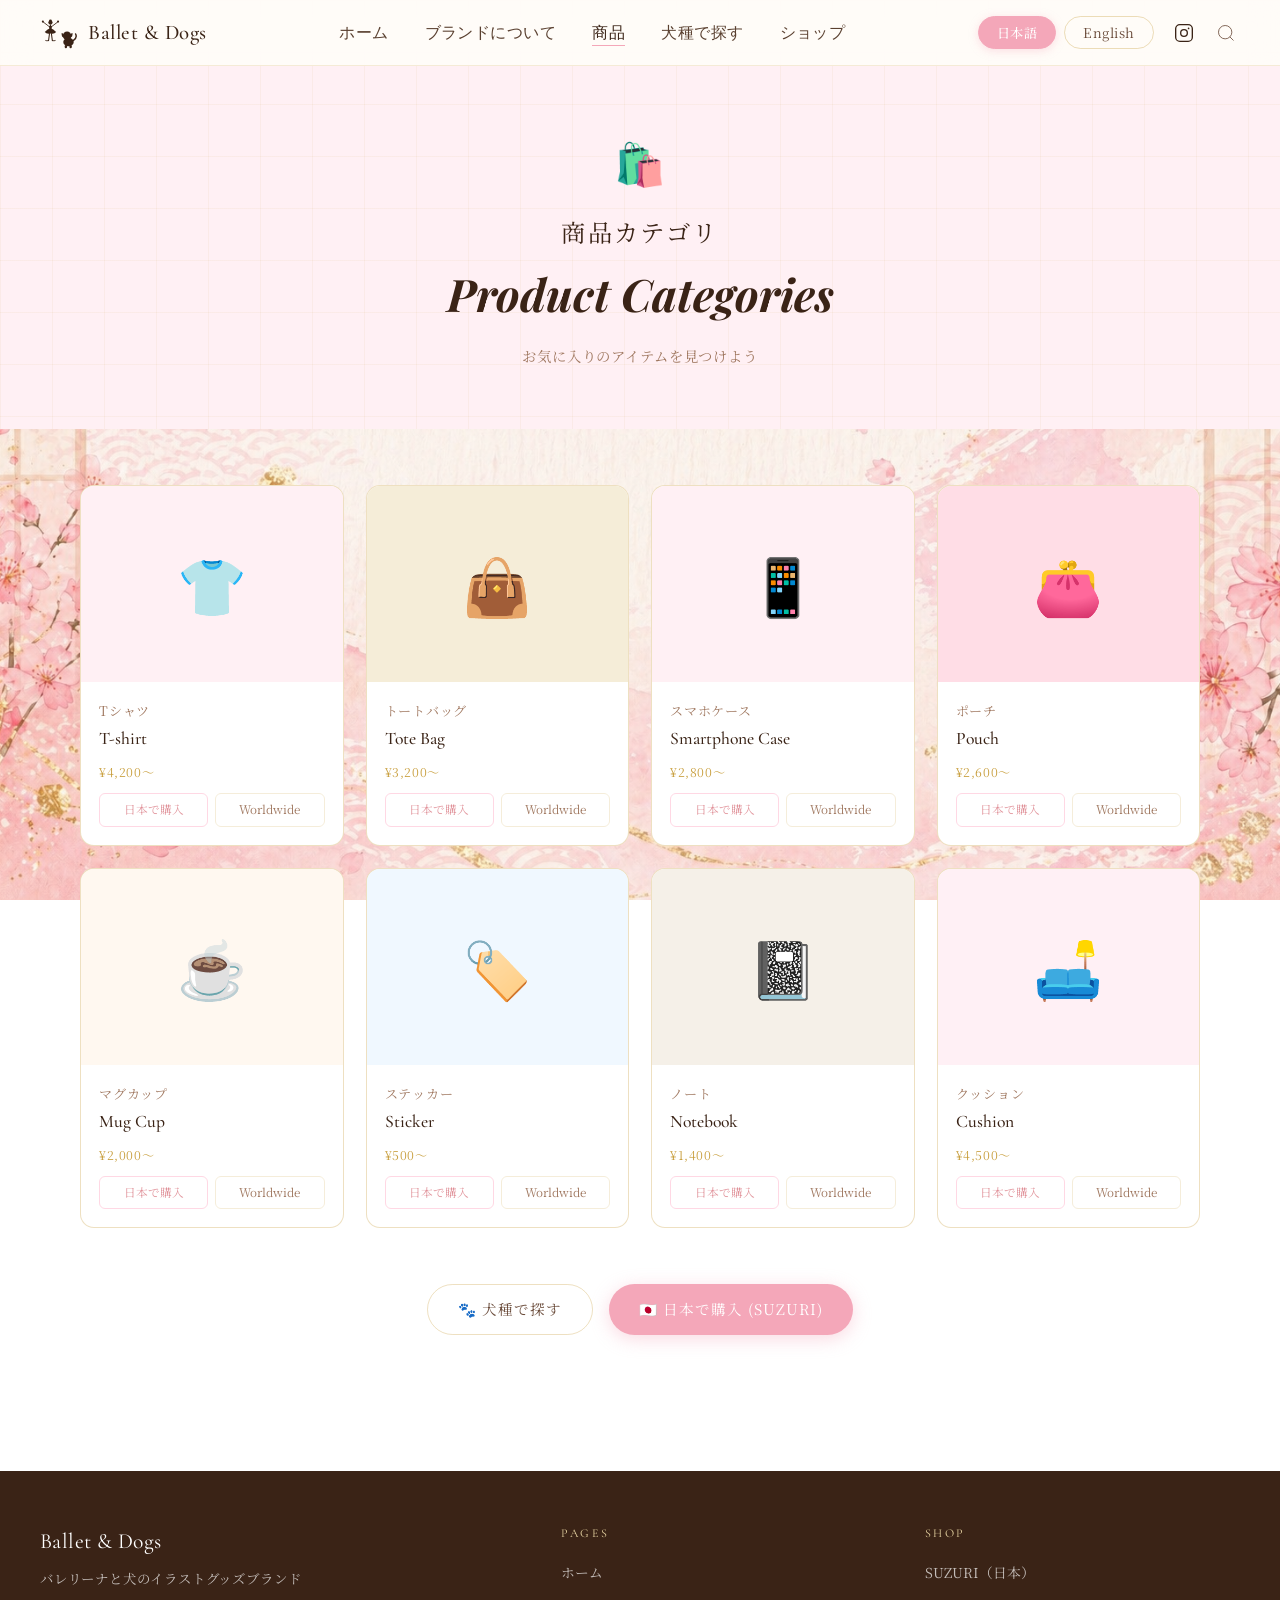
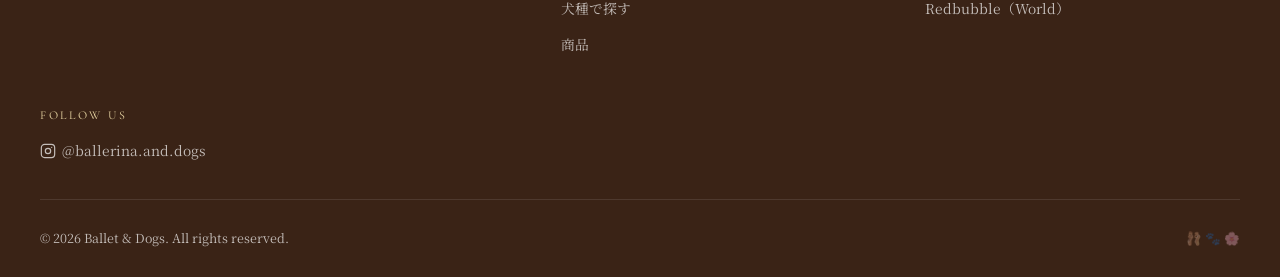
<file: categories.html>
<!DOCTYPE html>
<html lang="ja" data-lang="ja">
<head>
  <meta charset="UTF-8">
  <meta name="viewport" content="width=device-width, initial-scale=1.0">
  <title>商品カテゴリ — Ballet &amp; Dogs</title>
  <meta name="description" content="バレリーナ×犬グッズのカテゴリ一覧。Tシャツ・バッグ・スマホケース・マグカップなど。">
  <!-- OGP -->
  <meta property="og:type" content="website">
  <meta property="og:site_name" content="Ballet &amp; Dogs">
  <meta property="og:title" content="商品カテゴリ — Ballet &amp; Dogs">
  <meta property="og:description" content="Tシャツ・トートバッグ・スマホケース・マグカップなど。バレリーナ×犬のイラストグッズ一覧。">
  <meta property="og:url" content="https://ballet-and-dog.m0o9m1o0.workers.dev/categories.html">
  <meta property="og:image" content="https://ballet-and-dog.m0o9m1o0.workers.dev/images/og-image.jpg">
  <meta property="og:image:width" content="1200">
  <meta property="og:image:height" content="630">
  <meta name="twitter:card" content="summary_large_image">
  <meta name="twitter:image" content="https://ballet-and-dog.m0o9m1o0.workers.dev/images/og-image.jpg">
  <link rel="preconnect" href="https://fonts.googleapis.com">
  <link rel="preconnect" href="https://fonts.gstatic.com" crossorigin>
  <link href="https://fonts.googleapis.com/css2?family=Cormorant+Garamond:ital,wght@0,300;0,400;0,500;0,600;1,400&family=Noto+Serif+JP:wght@300;400;500&display=swap" rel="stylesheet">
  <link rel="icon" type="image/svg+xml" href="favicon.svg">
  <link rel="stylesheet" href="css/style.css">
</head>
<body>

<!-- HEADER -->
<header class="site-header" id="site-header">
  <div class="header-inner">
    <a href="index.html" class="logo">
      <svg class="logo-icon" viewBox="0 0 80 62" fill="none" xmlns="http://www.w3.org/2000/svg">
        <circle cx="22" cy="9" r="4.5" fill="#3A2316"/>
        <ellipse cx="22" cy="5" rx="3" ry="2.2" fill="#3A2316"/>
        <rect x="20.5" y="13" width="3" height="3" rx="1" fill="#3A2316"/>
        <path d="M19 16 L25 16 L24 26 L20 26 Z" fill="#3A2316"/>
        <line x1="20" y1="18" x2="7" y2="8" stroke="#3A2316" stroke-width="1.8" stroke-linecap="round"/>
        <circle cx="6" cy="7" r="2.2" fill="#3A2316"/>
        <line x1="24" y1="18" x2="37" y2="8" stroke="#3A2316" stroke-width="1.8" stroke-linecap="round"/>
        <circle cx="38" cy="7" r="2.2" fill="#3A2316"/>
        <path d="M10 29 Q16 22 22 21 Q28 22 34 29 Q30 34 22 32 Q14 34 10 29 Z" fill="#3A2316"/>
        <line x1="20" y1="32" x2="18" y2="47" stroke="#3A2316" stroke-width="2.2" stroke-linecap="round"/>
        <line x1="24" y1="32" x2="26" y2="47" stroke="#3A2316" stroke-width="2.2" stroke-linecap="round"/>
        <path d="M18 47 Q14 48 12 47" stroke="#3A2316" stroke-width="1.8" fill="none" stroke-linecap="round"/>
        <path d="M26 47 Q30 48 32 47" stroke="#3A2316" stroke-width="1.8" fill="none" stroke-linecap="round"/>
        <ellipse cx="60" cy="50" rx="11" ry="9" fill="#3A2316"/>
        <circle cx="57" cy="37" r="9" fill="#3A2316"/>
        <path d="M49 33 Q43 27 47 40 Q49 38 50 36 Z" fill="#3A2316"/>
        <path d="M65 33 Q71 27 67 40 Q65 38 64 36 Z" fill="#3A2316"/>
        <rect x="52" y="56" width="5" height="7" rx="2.5" fill="#3A2316"/>
        <rect x="62" y="56" width="5" height="7" rx="2.5" fill="#3A2316"/>
        <path d="M70 47 Q79 41 75 33" stroke="#3A2316" stroke-width="3" fill="none" stroke-linecap="round"/>
      </svg>
      Ballet &amp; Dogs
    </a>
    <nav class="main-nav">
      <ul>
        <li><a href="index.html" data-i18n="nav-home">ホーム</a></li>
        <li><a href="index.html#about" data-i18n="nav-about">ブランドについて</a></li>
        <li><a href="categories.html" class="active" data-i18n="nav-products">商品</a></li>
        <li><a href="dogs.html" data-i18n="nav-dogs">犬種で探す</a></li>
        <li><a href="index.html#shop" data-i18n="nav-shop">ショップ</a></li>
      </ul>
    </nav>
    <div class="lang-switch">
      <button class="lang-btn active" data-lang-btn="ja">日本語</button>
      <button class="lang-btn" data-lang-btn="en">English</button>
    </div>
    <div class="header-icons">
      <a href="https://www.instagram.com/ballerina.and.dogs" target="_blank" rel="noopener" aria-label="Instagram" style="display:flex;align-items:center;color:inherit;">
        <svg viewBox="0 0 24 24" fill="none" stroke="currentColor" stroke-width="1.6" width="22" height="22"><rect x="2" y="2" width="20" height="20" rx="5" ry="5"/><circle cx="12" cy="12" r="4"/><circle cx="17.5" cy="6.5" r="1" fill="currentColor" stroke="none"/></svg>
      </a>
      <button aria-label="Search"><svg viewBox="0 0 24 24" fill="none" stroke="currentColor"><circle cx="11" cy="11" r="8"/><line x1="21" y1="21" x2="16.65" y2="16.65"/></svg></button>
    </div>
    <button class="hamburger" id="hamburger" aria-label="Menu"><span></span><span></span><span></span></button>
  </div>
</header>
<nav class="mobile-nav" id="mobile-nav">
  <a href="index.html" data-i18n="nav-home">ホーム</a>
  <a href="categories.html" data-i18n="nav-products">商品</a>
  <a href="dogs.html" data-i18n="nav-dogs">犬種で探す</a>
  <a href="index.html#shop" data-i18n="nav-shop">ショップ</a>
  <a href="https://www.instagram.com/ballerina.and.dogs" target="_blank" rel="noopener" style="display:flex;align-items:center;gap:8px;">
    <svg viewBox="0 0 24 24" fill="none" stroke="currentColor" stroke-width="1.8" width="18" height="18"><rect x="2" y="2" width="20" height="20" rx="5" ry="5"/><circle cx="12" cy="12" r="4"/><circle cx="17.5" cy="6.5" r="1" fill="currentColor" stroke="none"/></svg>
    Instagram
  </a>
  <div class="lang-switch" style="margin-top:8px">
    <button class="lang-btn active" data-lang-btn="ja">日本語</button>
    <button class="lang-btn" data-lang-btn="en">English</button>
  </div>
</nav>

<main>
  <!-- PAGE HERO -->
  <div class="page-hero">
    <div class="page-hero-content">
      <div class="page-hero-emoji">🛍️</div>
      <p class="page-title-jp" data-i18n="cats-title-jp">商品カテゴリ</p>
      <h1 class="page-title-en" data-i18n="cats-title-en">Product Categories</h1>
      <p class="page-subtitle" data-i18n="cats-subtitle">お気に入りのアイテムを見つけよう</p>
    </div>
  </div>

  <!-- CATEGORIES GRID -->
  <div class="page-content">
    <div class="categories-grid">

      <div class="category-card">
        <div class="category-thumb">👕</div>
        <div class="category-body">
          <p class="category-name-jp" data-i18n="cat1-jp">Tシャツ</p>
          <p class="category-name-en" data-i18n="cat1-en">T-shirt</p>
          <p class="category-count">¥4,200〜</p>
          <div class="category-links">
            <a href="https://suzuri.jp/momoballetwill" target="_blank" rel="noopener" class="category-link jp" data-i18n="btn-jp">日本で購入</a>
            <a href="https://www.redbubble.com/people/ballerinadogs" target="_blank" rel="noopener" class="category-link en" data-i18n="btn-en">Worldwide</a>
          </div>
        </div>
      </div>

      <div class="category-card">
        <div class="category-thumb" style="background:#F5EDD8;">👜</div>
        <div class="category-body">
          <p class="category-name-jp" data-i18n="cat2-jp">トートバッグ</p>
          <p class="category-name-en" data-i18n="cat2-en">Tote Bag</p>
          <p class="category-count">¥3,200〜</p>
          <div class="category-links">
            <a href="https://suzuri.jp/momoballetwill" target="_blank" rel="noopener" class="category-link jp" data-i18n="btn-jp">日本で購入</a>
            <a href="https://www.redbubble.com/people/ballerinadogs" target="_blank" rel="noopener" class="category-link en" data-i18n="btn-en">Worldwide</a>
          </div>
        </div>
      </div>

      <div class="category-card">
        <div class="category-thumb">📱</div>
        <div class="category-body">
          <p class="category-name-jp" data-i18n="cat3-jp">スマホケース</p>
          <p class="category-name-en" data-i18n="cat3-en">Smartphone Case</p>
          <p class="category-count">¥2,800〜</p>
          <div class="category-links">
            <a href="https://suzuri.jp/momoballetwill" target="_blank" rel="noopener" class="category-link jp" data-i18n="btn-jp">日本で購入</a>
            <a href="https://www.redbubble.com/people/ballerinadogs" target="_blank" rel="noopener" class="category-link en" data-i18n="btn-en">Worldwide</a>
          </div>
        </div>
      </div>

      <div class="category-card">
        <div class="category-thumb" style="background:#FFDDE6;">👛</div>
        <div class="category-body">
          <p class="category-name-jp" data-i18n="cat4-jp">ポーチ</p>
          <p class="category-name-en" data-i18n="cat4-en">Pouch</p>
          <p class="category-count">¥2,600〜</p>
          <div class="category-links">
            <a href="https://suzuri.jp/momoballetwill" target="_blank" rel="noopener" class="category-link jp" data-i18n="btn-jp">日本で購入</a>
            <a href="https://www.redbubble.com/people/ballerinadogs" target="_blank" rel="noopener" class="category-link en" data-i18n="btn-en">Worldwide</a>
          </div>
        </div>
      </div>

      <div class="category-card">
        <div class="category-thumb" style="background:#FFF8F0;">☕</div>
        <div class="category-body">
          <p class="category-name-jp" data-i18n="cat5-jp">マグカップ</p>
          <p class="category-name-en" data-i18n="cat5-en">Mug Cup</p>
          <p class="category-count">¥2,000〜</p>
          <div class="category-links">
            <a href="https://suzuri.jp/momoballetwill" target="_blank" rel="noopener" class="category-link jp" data-i18n="btn-jp">日本で購入</a>
            <a href="https://www.redbubble.com/people/ballerinadogs" target="_blank" rel="noopener" class="category-link en" data-i18n="btn-en">Worldwide</a>
          </div>
        </div>
      </div>

      <div class="category-card">
        <div class="category-thumb" style="background:#F0F8FF;">🏷️</div>
        <div class="category-body">
          <p class="category-name-jp" data-i18n="cat6-jp">ステッカー</p>
          <p class="category-name-en" data-i18n="cat6-en">Sticker</p>
          <p class="category-count">¥500〜</p>
          <div class="category-links">
            <a href="https://suzuri.jp/momoballetwill" target="_blank" rel="noopener" class="category-link jp" data-i18n="btn-jp">日本で購入</a>
            <a href="https://www.redbubble.com/people/ballerinadogs" target="_blank" rel="noopener" class="category-link en" data-i18n="btn-en">Worldwide</a>
          </div>
        </div>
      </div>

      <div class="category-card">
        <div class="category-thumb" style="background:#F5F0E8;">📓</div>
        <div class="category-body">
          <p class="category-name-jp" data-i18n="cat7-jp">ノート</p>
          <p class="category-name-en" data-i18n="cat7-en">Notebook</p>
          <p class="category-count">¥1,400〜</p>
          <div class="category-links">
            <a href="https://suzuri.jp/momoballetwill" target="_blank" rel="noopener" class="category-link jp" data-i18n="btn-jp">日本で購入</a>
            <a href="https://www.redbubble.com/people/ballerinadogs" target="_blank" rel="noopener" class="category-link en" data-i18n="btn-en">Worldwide</a>
          </div>
        </div>
      </div>

      <div class="category-card">
        <div class="category-thumb" style="background:#FFF0F5;">🛋️</div>
        <div class="category-body">
          <p class="category-name-jp" data-i18n="cat8-jp">クッション</p>
          <p class="category-name-en" data-i18n="cat8-en">Cushion</p>
          <p class="category-count">¥4,500〜</p>
          <div class="category-links">
            <a href="https://suzuri.jp/momoballetwill" target="_blank" rel="noopener" class="category-link jp" data-i18n="btn-jp">日本で購入</a>
            <a href="https://www.redbubble.com/people/ballerinadogs" target="_blank" rel="noopener" class="category-link en" data-i18n="btn-en">Worldwide</a>
          </div>
        </div>
      </div>

    </div><!-- /categories-grid -->

    <div style="text-align:center;margin-top:56px;display:flex;gap:16px;justify-content:center;flex-wrap:wrap;">
      <a href="dogs.html" class="btn-secondary" data-i18n="browse-dogs">🐾 犬種で探す</a>
      <a href="https://suzuri.jp/momoballetwill" target="_blank" rel="noopener" class="btn-primary" data-i18n="cta-jp">🇯🇵 SUZURI で購入</a>
    </div>
  </div>
</main>

<!-- FOOTER -->
<footer class="site-footer">
  <div class="footer-inner">
    <div class="footer-top">
      <div>
        <p class="footer-brand-name">Ballet &amp; Dogs</p>
        <p class="footer-brand-sub" data-i18n="footer-sub">バレリーナと犬のイラストグッズブランド</p>
      </div>
      <div>
        <p class="footer-heading">Pages</p>
        <ul class="footer-links">
          <li><a href="index.html" data-i18n="nav-home">ホーム</a></li>
          <li><a href="dogs.html" data-i18n="nav-dogs">犬種で探す</a></li>
          <li><a href="categories.html" data-i18n="nav-products">商品カテゴリ</a></li>
        </ul>
      </div>
      <div>
        <p class="footer-heading">Shop</p>
        <ul class="footer-links">
          <li><a href="https://suzuri.jp/momoballetwill" target="_blank" rel="noopener">SUZURI（日本）</a></li>
          <li><a href="https://www.redbubble.com/people/ballerinadogs" target="_blank" rel="noopener">Redbubble（World）</a></li>
        </ul>
      </div>
      <div>
        <p class="footer-heading">Follow Us</p>
        <ul class="footer-links">
          <li>
            <a href="https://www.instagram.com/ballerina.and.dogs" target="_blank" rel="noopener" style="display:flex;align-items:center;gap:6px;">
              <svg viewBox="0 0 24 24" fill="none" stroke="currentColor" stroke-width="1.8" width="16" height="16"><rect x="2" y="2" width="20" height="20" rx="5" ry="5"/><circle cx="12" cy="12" r="4"/><circle cx="17.5" cy="6.5" r="1" fill="currentColor" stroke="none"/></svg>
              @ballerina.and.dogs
            </a>
          </li>
        </ul>
      </div>
    </div>
    <div class="footer-bottom">
      <span>© 2026 Ballet &amp; Dogs. All rights reserved.</span>
      <span style="color:rgba(255,255,255,0.35)">🩰 🐾 🌸</span>
    </div>
  </div>
</footer>

<script src="js/main.js"></script>
</body>
</html>
</file>
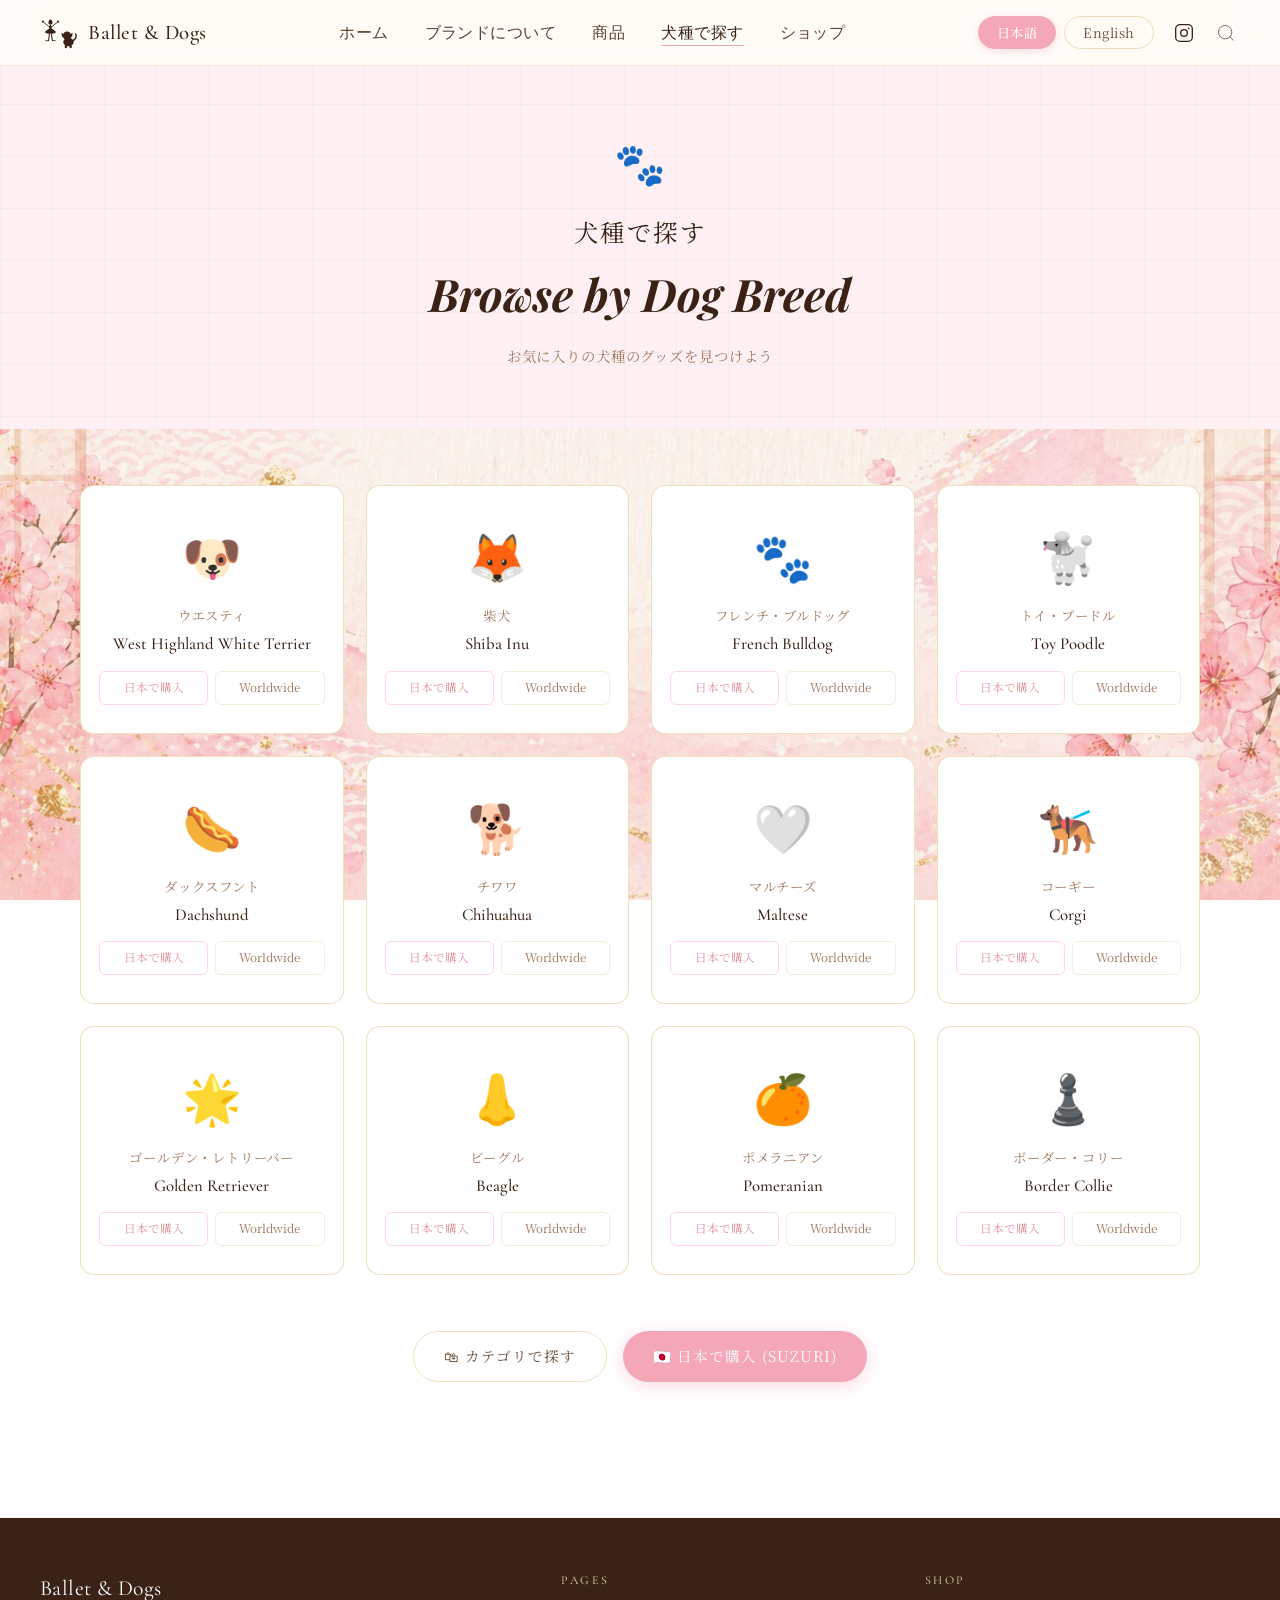
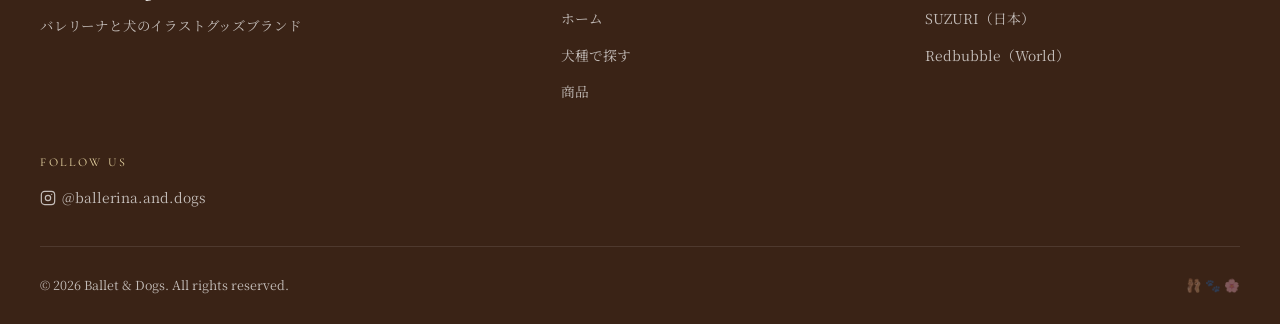
<file: dogs.html>
<!DOCTYPE html>
<html lang="ja" data-lang="ja">
<head>
  <meta charset="UTF-8">
  <meta name="viewport" content="width=device-width, initial-scale=1.0">
  <title>犬種で探す — Ballet &amp; Dogs</title>
  <meta name="description" content="犬種ごとにバレリーナ×犬グッズを探せます。">
  <!-- OGP -->
  <meta property="og:type" content="website">
  <meta property="og:site_name" content="Ballet &amp; Dogs">
  <meta property="og:title" content="犬種で探す — Ballet &amp; Dogs">
  <meta property="og:description" content="お気に入りの犬種のグッズを見つけよう。バレリーナ×犬のイラストグッズブランド。">
  <meta property="og:url" content="https://ballet-and-dog.m0o9m1o0.workers.dev/dogs.html">
  <meta property="og:image" content="https://ballet-and-dog.m0o9m1o0.workers.dev/images/og-image.jpg">
  <meta property="og:image:width" content="1200">
  <meta property="og:image:height" content="630">
  <meta name="twitter:card" content="summary_large_image">
  <meta name="twitter:image" content="https://ballet-and-dog.m0o9m1o0.workers.dev/images/og-image.jpg">
  <link rel="preconnect" href="https://fonts.googleapis.com">
  <link rel="preconnect" href="https://fonts.gstatic.com" crossorigin>
  <link href="https://fonts.googleapis.com/css2?family=Cormorant+Garamond:ital,wght@0,300;0,400;0,500;0,600;1,400&family=Noto+Serif+JP:wght@300;400;500&display=swap" rel="stylesheet">
  <link rel="icon" type="image/svg+xml" href="favicon.svg">
  <link rel="stylesheet" href="css/style.css">
</head>
<body>

<!-- HEADER -->
<header class="site-header" id="site-header">
  <div class="header-inner">
    <a href="index.html" class="logo">
      <svg class="logo-icon" viewBox="0 0 80 62" fill="none" xmlns="http://www.w3.org/2000/svg">
        <circle cx="22" cy="9" r="4.5" fill="#3A2316"/>
        <ellipse cx="22" cy="5" rx="3" ry="2.2" fill="#3A2316"/>
        <rect x="20.5" y="13" width="3" height="3" rx="1" fill="#3A2316"/>
        <path d="M19 16 L25 16 L24 26 L20 26 Z" fill="#3A2316"/>
        <line x1="20" y1="18" x2="7" y2="8" stroke="#3A2316" stroke-width="1.8" stroke-linecap="round"/>
        <circle cx="6" cy="7" r="2.2" fill="#3A2316"/>
        <line x1="24" y1="18" x2="37" y2="8" stroke="#3A2316" stroke-width="1.8" stroke-linecap="round"/>
        <circle cx="38" cy="7" r="2.2" fill="#3A2316"/>
        <path d="M10 29 Q16 22 22 21 Q28 22 34 29 Q30 34 22 32 Q14 34 10 29 Z" fill="#3A2316"/>
        <line x1="20" y1="32" x2="18" y2="47" stroke="#3A2316" stroke-width="2.2" stroke-linecap="round"/>
        <line x1="24" y1="32" x2="26" y2="47" stroke="#3A2316" stroke-width="2.2" stroke-linecap="round"/>
        <path d="M18 47 Q14 48 12 47" stroke="#3A2316" stroke-width="1.8" fill="none" stroke-linecap="round"/>
        <path d="M26 47 Q30 48 32 47" stroke="#3A2316" stroke-width="1.8" fill="none" stroke-linecap="round"/>
        <ellipse cx="60" cy="50" rx="11" ry="9" fill="#3A2316"/>
        <circle cx="57" cy="37" r="9" fill="#3A2316"/>
        <path d="M49 33 Q43 27 47 40 Q49 38 50 36 Z" fill="#3A2316"/>
        <path d="M65 33 Q71 27 67 40 Q65 38 64 36 Z" fill="#3A2316"/>
        <rect x="52" y="56" width="5" height="7" rx="2.5" fill="#3A2316"/>
        <rect x="62" y="56" width="5" height="7" rx="2.5" fill="#3A2316"/>
        <path d="M70 47 Q79 41 75 33" stroke="#3A2316" stroke-width="3" fill="none" stroke-linecap="round"/>
      </svg>
      Ballet &amp; Dogs
    </a>
    <nav class="main-nav">
      <ul>
        <li><a href="index.html" data-i18n="nav-home">ホーム</a></li>
        <li><a href="index.html#about" data-i18n="nav-about">ブランドについて</a></li>
        <li><a href="categories.html" data-i18n="nav-products">商品</a></li>
        <li><a href="dogs.html" class="active" data-i18n="nav-dogs">犬種で探す</a></li>
        <li><a href="index.html#shop" data-i18n="nav-shop">ショップ</a></li>
      </ul>
    </nav>
    <div class="lang-switch">
      <button class="lang-btn active" data-lang-btn="ja">日本語</button>
      <button class="lang-btn" data-lang-btn="en">English</button>
    </div>
    <div class="header-icons">
      <a href="https://www.instagram.com/ballerina.and.dogs" target="_blank" rel="noopener" aria-label="Instagram" style="display:flex;align-items:center;color:inherit;">
        <svg viewBox="0 0 24 24" fill="none" stroke="currentColor" stroke-width="1.6" width="22" height="22"><rect x="2" y="2" width="20" height="20" rx="5" ry="5"/><circle cx="12" cy="12" r="4"/><circle cx="17.5" cy="6.5" r="1" fill="currentColor" stroke="none"/></svg>
      </a>
      <button aria-label="Search"><svg viewBox="0 0 24 24" fill="none" stroke="currentColor"><circle cx="11" cy="11" r="8"/><line x1="21" y1="21" x2="16.65" y2="16.65"/></svg></button>
    </div>
    <button class="hamburger" id="hamburger" aria-label="Menu"><span></span><span></span><span></span></button>
  </div>
</header>
<nav class="mobile-nav" id="mobile-nav">
  <a href="index.html" data-i18n="nav-home">ホーム</a>
  <a href="categories.html" data-i18n="nav-products">商品</a>
  <a href="dogs.html" data-i18n="nav-dogs">犬種で探す</a>
  <a href="index.html#shop" data-i18n="nav-shop">ショップ</a>
  <a href="https://www.instagram.com/ballerina.and.dogs" target="_blank" rel="noopener" style="display:flex;align-items:center;gap:8px;">
    <svg viewBox="0 0 24 24" fill="none" stroke="currentColor" stroke-width="1.8" width="18" height="18"><rect x="2" y="2" width="20" height="20" rx="5" ry="5"/><circle cx="12" cy="12" r="4"/><circle cx="17.5" cy="6.5" r="1" fill="currentColor" stroke="none"/></svg>
    Instagram
  </a>
  <div class="lang-switch" style="margin-top:8px">
    <button class="lang-btn active" data-lang-btn="ja">日本語</button>
    <button class="lang-btn" data-lang-btn="en">English</button>
  </div>
</nav>

<main>
  <!-- PAGE HERO -->
  <div class="page-hero">
    <div class="page-hero-content">
      <div class="page-hero-emoji">🐾</div>
      <p class="page-title-jp" data-i18n="dogs-title-jp">犬種で探す</p>
      <h1 class="page-title-en" data-i18n="dogs-title-en">Browse by Dog Breed</h1>
      <p class="page-subtitle" data-i18n="dogs-subtitle">お気に入りの犬種のグッズを見つけよう</p>
    </div>
  </div>

  <!-- BREEDS GRID -->
  <div class="page-content">
    <div class="breeds-grid">

      <div class="breed-card">
        <span class="breed-emoji">🐶</span>
        <p class="breed-name-jp">ウエスティ</p>
        <p class="breed-name-en">West Highland White Terrier</p>
        <div class="breed-card-links">
          <a href="https://suzuri.jp/momoballetwill" target="_blank" rel="noopener" class="breed-link jp" data-i18n="btn-jp">日本で購入</a>
          <a href="https://www.redbubble.com/people/ballerinadogs" target="_blank" rel="noopener" class="breed-link en" data-i18n="btn-en">Worldwide</a>
        </div>
      </div>

      <div class="breed-card">
        <span class="breed-emoji">🦊</span>
        <p class="breed-name-jp">柴犬</p>
        <p class="breed-name-en">Shiba Inu</p>
        <div class="breed-card-links">
          <a href="https://suzuri.jp/momoballetwill" target="_blank" rel="noopener" class="breed-link jp" data-i18n="btn-jp">日本で購入</a>
          <a href="https://www.redbubble.com/people/ballerinadogs" target="_blank" rel="noopener" class="breed-link en" data-i18n="btn-en">Worldwide</a>
        </div>
      </div>

      <div class="breed-card">
        <span class="breed-emoji">🐾</span>
        <p class="breed-name-jp">フレンチ・ブルドッグ</p>
        <p class="breed-name-en">French Bulldog</p>
        <div class="breed-card-links">
          <a href="https://suzuri.jp/momoballetwill" target="_blank" rel="noopener" class="breed-link jp" data-i18n="btn-jp">日本で購入</a>
          <a href="https://www.redbubble.com/people/ballerinadogs" target="_blank" rel="noopener" class="breed-link en" data-i18n="btn-en">Worldwide</a>
        </div>
      </div>

      <div class="breed-card">
        <span class="breed-emoji">🐩</span>
        <p class="breed-name-jp">トイ・プードル</p>
        <p class="breed-name-en">Toy Poodle</p>
        <div class="breed-card-links">
          <a href="https://suzuri.jp/momoballetwill" target="_blank" rel="noopener" class="breed-link jp" data-i18n="btn-jp">日本で購入</a>
          <a href="https://www.redbubble.com/people/ballerinadogs" target="_blank" rel="noopener" class="breed-link en" data-i18n="btn-en">Worldwide</a>
        </div>
      </div>

      <div class="breed-card">
        <span class="breed-emoji">🌭</span>
        <p class="breed-name-jp">ダックスフント</p>
        <p class="breed-name-en">Dachshund</p>
        <div class="breed-card-links">
          <a href="https://suzuri.jp/momoballetwill" target="_blank" rel="noopener" class="breed-link jp" data-i18n="btn-jp">日本で購入</a>
          <a href="https://www.redbubble.com/people/ballerinadogs" target="_blank" rel="noopener" class="breed-link en" data-i18n="btn-en">Worldwide</a>
        </div>
      </div>

      <div class="breed-card">
        <span class="breed-emoji">🐕</span>
        <p class="breed-name-jp">チワワ</p>
        <p class="breed-name-en">Chihuahua</p>
        <div class="breed-card-links">
          <a href="https://suzuri.jp/momoballetwill" target="_blank" rel="noopener" class="breed-link jp" data-i18n="btn-jp">日本で購入</a>
          <a href="https://www.redbubble.com/people/ballerinadogs" target="_blank" rel="noopener" class="breed-link en" data-i18n="btn-en">Worldwide</a>
        </div>
      </div>

      <div class="breed-card">
        <span class="breed-emoji">🤍</span>
        <p class="breed-name-jp">マルチーズ</p>
        <p class="breed-name-en">Maltese</p>
        <div class="breed-card-links">
          <a href="https://suzuri.jp/momoballetwill" target="_blank" rel="noopener" class="breed-link jp" data-i18n="btn-jp">日本で購入</a>
          <a href="https://www.redbubble.com/people/ballerinadogs" target="_blank" rel="noopener" class="breed-link en" data-i18n="btn-en">Worldwide</a>
        </div>
      </div>

      <div class="breed-card">
        <span class="breed-emoji">🐕‍🦺</span>
        <p class="breed-name-jp">コーギー</p>
        <p class="breed-name-en">Corgi</p>
        <div class="breed-card-links">
          <a href="https://suzuri.jp/momoballetwill" target="_blank" rel="noopener" class="breed-link jp" data-i18n="btn-jp">日本で購入</a>
          <a href="https://www.redbubble.com/people/ballerinadogs" target="_blank" rel="noopener" class="breed-link en" data-i18n="btn-en">Worldwide</a>
        </div>
      </div>

      <div class="breed-card">
        <span class="breed-emoji">🌟</span>
        <p class="breed-name-jp">ゴールデン・レトリーバー</p>
        <p class="breed-name-en">Golden Retriever</p>
        <div class="breed-card-links">
          <a href="https://suzuri.jp/momoballetwill" target="_blank" rel="noopener" class="breed-link jp" data-i18n="btn-jp">日本で購入</a>
          <a href="https://www.redbubble.com/people/ballerinadogs" target="_blank" rel="noopener" class="breed-link en" data-i18n="btn-en">Worldwide</a>
        </div>
      </div>

      <div class="breed-card">
        <span class="breed-emoji">👃</span>
        <p class="breed-name-jp">ビーグル</p>
        <p class="breed-name-en">Beagle</p>
        <div class="breed-card-links">
          <a href="https://suzuri.jp/momoballetwill" target="_blank" rel="noopener" class="breed-link jp" data-i18n="btn-jp">日本で購入</a>
          <a href="https://www.redbubble.com/people/ballerinadogs" target="_blank" rel="noopener" class="breed-link en" data-i18n="btn-en">Worldwide</a>
        </div>
      </div>

      <div class="breed-card">
        <span class="breed-emoji">🍊</span>
        <p class="breed-name-jp">ポメラニアン</p>
        <p class="breed-name-en">Pomeranian</p>
        <div class="breed-card-links">
          <a href="https://suzuri.jp/momoballetwill" target="_blank" rel="noopener" class="breed-link jp" data-i18n="btn-jp">日本で購入</a>
          <a href="https://www.redbubble.com/people/ballerinadogs" target="_blank" rel="noopener" class="breed-link en" data-i18n="btn-en">Worldwide</a>
        </div>
      </div>

      <div class="breed-card">
        <span class="breed-emoji">♟️</span>
        <p class="breed-name-jp">ボーダー・コリー</p>
        <p class="breed-name-en">Border Collie</p>
        <div class="breed-card-links">
          <a href="https://suzuri.jp/momoballetwill" target="_blank" rel="noopener" class="breed-link jp" data-i18n="btn-jp">日本で購入</a>
          <a href="https://www.redbubble.com/people/ballerinadogs" target="_blank" rel="noopener" class="breed-link en" data-i18n="btn-en">Worldwide</a>
        </div>
      </div>

    </div><!-- /breeds-grid -->

    <div style="text-align:center;margin-top:56px;display:flex;gap:16px;justify-content:center;flex-wrap:wrap;">
      <a href="categories.html" class="btn-secondary" data-i18n="browse-cats">🛍 カテゴリで探す</a>
      <a href="index.html#shop" class="btn-primary" data-i18n="cta-jp">🇯🇵 ショップへ</a>
    </div>
  </div>
</main>

<!-- FOOTER -->
<footer class="site-footer">
  <div class="footer-inner">
    <div class="footer-top">
      <div>
        <p class="footer-brand-name">Ballet &amp; Dogs</p>
        <p class="footer-brand-sub" data-i18n="footer-sub">バレリーナと犬のイラストグッズブランド</p>
      </div>
      <div>
        <p class="footer-heading">Pages</p>
        <ul class="footer-links">
          <li><a href="index.html" data-i18n="nav-home">ホーム</a></li>
          <li><a href="dogs.html" data-i18n="nav-dogs">犬種で探す</a></li>
          <li><a href="categories.html" data-i18n="nav-products">商品カテゴリ</a></li>
        </ul>
      </div>
      <div>
        <p class="footer-heading">Shop</p>
        <ul class="footer-links">
          <li><a href="https://suzuri.jp/momoballetwill" target="_blank" rel="noopener">SUZURI（日本）</a></li>
          <li><a href="https://www.redbubble.com/people/ballerinadogs" target="_blank" rel="noopener">Redbubble（World）</a></li>
        </ul>
      </div>
      <div>
        <p class="footer-heading">Follow Us</p>
        <ul class="footer-links">
          <li>
            <a href="https://www.instagram.com/ballerina.and.dogs" target="_blank" rel="noopener" style="display:flex;align-items:center;gap:6px;">
              <svg viewBox="0 0 24 24" fill="none" stroke="currentColor" stroke-width="1.8" width="16" height="16"><rect x="2" y="2" width="20" height="20" rx="5" ry="5"/><circle cx="12" cy="12" r="4"/><circle cx="17.5" cy="6.5" r="1" fill="currentColor" stroke="none"/></svg>
              @ballerina.and.dogs
            </a>
          </li>
        </ul>
      </div>
    </div>
    <div class="footer-bottom">
      <span>© 2026 Ballet &amp; Dogs. All rights reserved.</span>
      <span style="color:rgba(255,255,255,0.35)">🩰 🐾 🌸</span>
    </div>
  </div>
</footer>

<script src="js/main.js"></script>
</body>
</html>
</file>
<file: css/style.css>
/* ============================================
   Ballet & Dogs — Pixel-Perfect Stylesheet v3
   色コード：参考画像から抽出
   ============================================ */

@import url('https://fonts.googleapis.com/css2?family=Cormorant+Garamond:ital,wght@0,400;0,500;1,400;1,500&family=Great+Vibes&family=Noto+Serif+JP:wght@300;400;500&family=Playfair+Display:ital,wght@0,700;0,900;1,700;1,900&display=swap');

/* ===================================================
   CSS 変数（参考画像から正確に抽出）
   =================================================== */
:root {
  /* ── 桜系ピンク ── */
  --pink-hero:      #FDE8EF;   /* ヒーロー背景ベース */
  --pink-wash:      #FFBCCC;   /* 水彩ウォッシュ */
  --pink-deep:      #F4A7B9;   /* 濃いめ桜ピンク */
  --pink-mid:       #F8C0D0;   /* 中間桜ピンク */
  --pink-light:     #FFD8E4;   /* 薄桜 */
  --pink-pale:      #FFF0F4;   /* 極薄桜 */
  --pink-bg:        #FFF5F8;   /* 背景ベース */

  /* ── クリーム・生成り ── */
  --cream:          #FFFAF5;
  --cream-warm:     #FDF5EC;
  --cream-dark:     #F5EDDA;
  --cream-card:     #FFFCF8;

  /* ── ゴールド ── */
  --gold:           #C9A040;
  --gold-bright:    #D4AF5A;
  --gold-light:     #E8D5A3;
  --gold-pale:      #F8EDD8;
  --gold-shoji:     rgba(201,160,64,0.12);

  /* ── ブラウン（テキスト系） ── */
  --brown-dark:     #3A2316;   /* メインタイトル */
  --brown-mid:      #6B4C3B;   /* 本文 */
  --brown-light:    #A07860;   /* サブ */
  --brown-nav:      #5A4030;   /* ナビ */

  /* ── 筆記体ピンク ── */
  --script-pink:    #C89098;

  /* ── 枝・花 ── */
  --branch:         #C8A8B8;

  /* ── フォント ── */
  --font-display:   'Playfair Display', 'Georgia', serif;
  --font-script:    'Great Vibes', cursive;
  --font-en:        'Cormorant Garamond', 'Georgia', serif;
  --font-jp:        'Noto Serif JP', 'Yu Mincho', 'Hiragino Mincho ProN', serif;

  /* ── シャドウ ── */
  --shadow-soft:    0 4px 28px rgba(240,154,171,0.18);
  --shadow-card:    0 2px 16px rgba(180,100,120,0.10);
  --shadow-header:  0 2px 20px rgba(200,120,140,0.12);
  --border-gold:    1px solid rgba(201,160,64,0.32);
  --radius-card:    14px;
  --radius-btn:     28px;
}

/* ===================================================
   Reset & Base
   =================================================== */
*, *::before, *::after {
  box-sizing: border-box;
  margin: 0;
  padding: 0;
}
html {
  scroll-behavior: smooth;
  font-size: 16px;
  -webkit-font-smoothing: antialiased;
}
body {
  font-family: var(--font-jp);
  background: url('../images/bg-sakura.jpg') center top / cover no-repeat fixed;
  color: var(--brown-dark);
  line-height: 1.7;
  overflow-x: hidden;
}
img { max-width: 100%; display: block; }
a { color: inherit; text-decoration: none; }
ul { list-style: none; }
button { font-family: inherit; }

/* ===================================================
   HEADER
   =================================================== */
.site-header {
  position: fixed;
  top: 0; left: 0; right: 0;
  z-index: 300;
  height: 66px;
  background: rgba(255, 252, 248, 0.94);
  backdrop-filter: blur(14px);
  -webkit-backdrop-filter: blur(14px);
  border-bottom: 1px solid rgba(201,160,64,0.18);
  transition: box-shadow 0.3s ease, background 0.3s ease;
}
.site-header.scrolled {
  box-shadow: var(--shadow-header);
  background: rgba(255, 252, 248, 0.98);
}
.header-inner {
  max-width: 1440px;
  margin: 0 auto;
  height: 100%;
  display: flex;
  align-items: center;
  padding: 0 40px;
  gap: 0;
}

/* ── Logo ── */
.logo {
  display: flex;
  align-items: center;
  gap: 10px;
  font-family: var(--font-en);
  font-size: 1.30rem;
  font-weight: 500;
  color: var(--brown-dark);
  letter-spacing: 0.025em;
  flex-shrink: 0;
  white-space: nowrap;
}
.logo-icon {
  width: 38px;
  height: 38px;
  flex-shrink: 0;
}

/* ── Navigation ── */
.main-nav {
  flex: 1;
  display: flex;
  justify-content: center;
}
.main-nav ul {
  display: flex;
  align-items: center;
  gap: 36px;
}
.main-nav a {
  font-family: var(--font-en);
  font-size: 0.97rem;
  font-weight: 400;
  color: var(--brown-nav);
  letter-spacing: 0.03em;
  position: relative;
  padding-bottom: 4px;
  transition: color 0.2s ease;
}
.main-nav a::after {
  content: '';
  position: absolute;
  bottom: 0; left: 0;
  width: 0; height: 1.5px;
  background: var(--pink-deep);
  transition: width 0.25s ease;
}
.main-nav a:hover { color: var(--brown-dark); }
.main-nav a:hover::after { width: 100%; }
.main-nav a.active {
  color: var(--brown-dark);
  font-weight: 500;
}
.main-nav a.active::after { width: 100%; }

/* ── 言語切替ボタン ── */
.lang-switch {
  display: flex;
  align-items: center;
  gap: 8px;
  flex-shrink: 0;
}
.lang-btn {
  font-family: var(--font-jp);
  font-size: 0.82rem;
  padding: 6px 18px;
  border-radius: 20px;
  border: 1px solid rgba(201,160,64,0.35);
  cursor: pointer;
  background: transparent;
  color: var(--brown-mid);
  letter-spacing: 0.04em;
  transition: all 0.22s ease;
  white-space: nowrap;
}
.lang-btn.active {
  background: var(--pink-deep);
  color: white;
  border-color: var(--pink-deep);
  font-weight: 500;
  box-shadow: 0 2px 10px rgba(244,167,185,0.35);
}
.lang-btn:hover:not(.active) {
  background: var(--gold-pale);
  border-color: var(--gold);
}

/* ── ヘッダーアイコン ── */
.header-icons {
  display: flex;
  align-items: center;
  gap: 18px;
  margin-left: 20px;
  flex-shrink: 0;
}
.header-icons button {
  background: none;
  border: none;
  cursor: pointer;
  color: var(--brown-mid);
  padding: 4px;
  display: flex;
  align-items: center;
  justify-content: center;
  transition: color 0.2s ease;
}
.header-icons button:hover { color: var(--brown-dark); }
.header-icons svg {
  width: 20px;
  height: 20px;
}

/* ── ハンバーガー ── */
.hamburger {
  display: none;
  background: none;
  border: none;
  cursor: pointer;
  margin-left: auto;
  flex-direction: column;
  gap: 5px;
  padding: 6px;
}
.hamburger span {
  display: block;
  width: 24px; height: 2px;
  background: var(--brown-dark);
  border-radius: 2px;
  transition: all 0.3s ease;
}

/* ── モバイルナビ ── */
.mobile-nav {
  display: none;
  position: fixed;
  inset: 66px 0 0 0;
  background: rgba(255, 252, 248, 0.98);
  z-index: 280;
  flex-direction: column;
  align-items: center;
  justify-content: center;
  gap: 30px;
  backdrop-filter: blur(12px);
}
.mobile-nav.open { display: flex; }
.mobile-nav a {
  font-family: var(--font-en);
  font-size: 1.5rem;
  color: var(--brown-dark);
  letter-spacing: 0.04em;
}

/* ===================================================
   HERO SECTION
   =================================================== */
.hero {
  position: relative;
  min-height: 56vh;
  padding-top: 66px;
  overflow: hidden;
  display: flex;
  flex-direction: column;
  background-color: transparent;
}

/* ── 背景レイヤー群 ── */
.hero-bg {
  position: absolute;
  inset: 0;
  pointer-events: none;
  z-index: 0;
}

/* ① ベースオーバーレイ（背景画像に重ねる薄いピンク） */
.hero-base {
  position: absolute;
  inset: 0;
  background: rgba(253, 235, 242, 0.45);
}

/* ② 水彩ピンクウォッシュ（右中央に大きく広がる） */
.hero-watercolor {
  position: absolute;
  inset: 0;
  background:
    radial-gradient(ellipse 68% 72% at 76% 52%,  rgba(255,160,188,0.52) 0%, transparent 62%),
    radial-gradient(ellipse 42% 48% at 90% 22%,  rgba(255,185,208,0.40) 0%, transparent 55%),
    radial-gradient(ellipse 50% 38% at 60% 86%,  rgba(255,210,228,0.30) 0%, transparent 58%),
    radial-gradient(ellipse 30% 25% at 35% 75%,  rgba(255,230,238,0.22) 0%, transparent 50%);
}

/* ③ 障子グリッド 左 */
.hero-shoji-left {
  position: absolute;
  top: 0; left: 0;
  width: 21%;
  height: 100%;
  background-image:
    linear-gradient(rgba(210,168,80,0.22) 1px, transparent 1px),
    linear-gradient(90deg, rgba(210,168,80,0.22) 1px, transparent 1px);
  background-size: 48px 48px;
  /* 左端を少し明るくして視認性を上げる */
  background-color: rgba(255,245,220,0.10);
}

/* ③ 障子グリッド 右 */
.hero-shoji-right {
  position: absolute;
  top: 0; right: 0;
  width: 13%;
  height: 100%;
  background-image:
    linear-gradient(rgba(210,168,80,0.18) 1px, transparent 1px),
    linear-gradient(90deg, rgba(210,168,80,0.18) 1px, transparent 1px);
  background-size: 48px 48px;
  background-color: rgba(255,245,220,0.08);
}

/* ④ 青海波（全面に薄く） */
.hero-seigaiha-wrap {
  position: absolute;
  inset: 0;
  overflow: hidden;
}

/* ── 桜枝 SVG ── */
.cherry-branch-left {
  position: absolute;
  left: -8px;
  bottom: -30px;
  width: 300px;
  height: 88%;
  z-index: 4;
  pointer-events: none;
}
.cherry-branch-right-top {
  position: absolute;
  right: -8px;
  top: 44px;
  width: 245px;
  height: 275px;
  z-index: 4;
  pointer-events: none;
}

/* ── 桜花びらアニメ ── */
#sakura-container {
  position: absolute;
  inset: 0;
  pointer-events: none;
  overflow: hidden;
  z-index: 6;
}

/* ===================================================
   HERO コンテンツ本体
   =================================================== */
.hero-content {
  position: relative;
  z-index: 10;
  display: grid;
  grid-template-columns: 55% 45%;
  flex: 1;
  min-height: calc(100vh - 66px - 190px); /* product stripの分を引く */
}

/* ── ヒーロー テキスト左 ── */
.hero-text {
  display: flex;
  flex-direction: column;
  justify-content: center;
  /* 左側のショウジグリッド(21%)の後に始まるよう左パディングを広げる */
  padding: 20px 24px 32px clamp(24px, 4vw, 48px);
  position: relative;
  z-index: 12;
}

/* タイトル画像 */
.hero-title-img {
  width: 100%;
  height: auto;
  display: block;
  mix-blend-mode: multiply;
  margin-bottom: 16px;
}
.hero-ornament,
.hero-tagline {
  display: none;
}

/* メインタイトル "Ballet & Dogs" */
.hero-brand-name {
  font-family: var(--font-display);
  font-size: clamp(3.8rem, 6.8vw, 7.2rem);
  font-weight: 900;
  font-style: italic;
  color: var(--brown-dark);
  line-height: 0.98;
  letter-spacing: -0.015em;
  margin-bottom: 16px;
  /* 文字に微細なシャドウ */
  text-shadow: 0 1px 0 rgba(255,255,255,0.4);
}

/* サブタイトル 日本語 */
.hero-subtitle-jp {
  font-family: var(--font-jp);
  font-size: 1.04rem;
  font-weight: 300;
  color: var(--brown-mid);
  letter-spacing: 0.14em;
  margin-bottom: 3px;
}

/* サブタイトル 英語 / 日本語 */
.hero-subtitle-en {
  font-family: var(--font-jp);
  font-size: 0.96rem;
  font-weight: 300;
  color: var(--brown-mid);
  letter-spacing: 0.12em;
}

/* ── 金の渦巻き装飾 ── */
.hero-ornament {
  display: flex;
  align-items: center;
  gap: 8px;
  margin: 24px 0 20px;
}
.hero-ornament-line {
  flex: 1;
  max-width: 48px;
  height: 1px;
  background: linear-gradient(90deg, transparent, var(--gold));
}
.hero-ornament-line.right {
  background: linear-gradient(90deg, var(--gold), transparent);
}
.hero-ornament-paw {
  font-size: 1.15rem;
  filter: sepia(0.6) saturate(0.5) brightness(1.05);
  opacity: 0.88;
}

/* ── タグライン 筆記体 Great Vibes ── */
.hero-tagline {
  font-family: var(--font-script);
  font-size: clamp(1.55rem, 2.5vw, 2.35rem);
  color: var(--script-pink);
  line-height: 1.60;
  margin-bottom: 42px;
  /* 画像の筆記体ピンク: #C89098 */
}

/* ── CTAボタン ── */
.hero-cta-group {
  display: flex;
  flex-direction: column;
  gap: 12px;
  max-width: 320px;
}
.btn-primary {
  display: inline-flex;
  align-items: center;
  justify-content: center;
  gap: 8px;
  padding: 13px 30px;
  background: var(--pink-deep);
  color: white;
  border-radius: var(--radius-btn);
  font-family: var(--font-jp);
  font-size: 0.91rem;
  letter-spacing: 0.07em;
  border: none;
  cursor: pointer;
  transition: all 0.25s ease;
  box-shadow: 0 4px 18px rgba(244,167,185,0.42);
}
.btn-primary:hover {
  background: #E8909A;
  transform: translateY(-2px);
  box-shadow: 0 6px 24px rgba(244,167,185,0.52);
}
.btn-secondary {
  display: inline-flex;
  align-items: center;
  justify-content: center;
  gap: 8px;
  padding: 12px 30px;
  background: transparent;
  color: var(--brown-mid);
  border-radius: var(--radius-btn);
  font-family: var(--font-jp);
  font-size: 0.91rem;
  letter-spacing: 0.07em;
  border: var(--border-gold);
  cursor: pointer;
  transition: all 0.25s ease;
}
.btn-secondary:hover {
  background: var(--gold-pale);
  transform: translateY(-2px);
  box-shadow: 0 4px 14px rgba(201,160,64,0.18);
}

.btn-instagram {
  display: inline-flex;
  align-items: center;
  justify-content: center;
  padding: 11px 30px;
  background: linear-gradient(135deg, #f09433, #e6683c, #dc2743, #cc2366, #bc1888);
  color: white;
  border-radius: var(--radius-btn);
  font-family: var(--font-jp);
  font-size: 0.88rem;
  letter-spacing: 0.06em;
  border: none;
  cursor: pointer;
  transition: all 0.25s ease;
  text-decoration: none;
}
.btn-instagram:hover {
  opacity: 0.88;
  transform: translateY(-2px);
  box-shadow: 0 4px 16px rgba(220,39,67,0.28);
}

/* ── イラストエリア 右 ── */
.hero-visual {
  position: relative;
  display: flex;
  align-items: flex-end;
  justify-content: center;
  overflow: visible;
  padding-bottom: 0;
}

/* 実画像ラッパー */
.hero-img-wrap {
  width: 100%;
  display: flex;
  align-items: flex-end;
  justify-content: center;
  padding: 0;
  /* ヒーロー右半分いっぱいに広がる */
  position: relative;
}

/* バレリーナ×ウェスティ実画像 */
.hero-illustration {
  width: 100%;
  max-width: 680px;
  height: auto;
  display: block;
  object-fit: contain;
  object-position: center bottom;
  /* 下揃え */
  margin-top: auto;
  /* 透過PNG → そのまま背景に馴染む。ドロップシャドウで浮き立たせる */
  filter: drop-shadow(0 12px 40px rgba(220,140,160,0.28));
  /* ユーザーが選択・ドラッグできないように */
  user-select: none;
  pointer-events: none;
}

/* ===================================================
   商品ストリップ（ヒーロー下部 固定）
   =================================================== */
.products-strip {
  position: relative;
  z-index: 20;
  padding: 0 28px 0;
  /* ヒーローのピンク背景を引き継ぐ */
  background: transparent;
}

.products-strip-inner {
  max-width: 1440px;
  margin: 0 auto;
  display: grid;
  grid-template-columns: repeat(5, 1fr) 150px;
  gap: 10px;
  align-items: end;
}

/* ── 商品カード ── */
.product-card {
  background: white;
  border-radius: 12px;
  overflow: hidden;
  border: 1px solid rgba(230,210,215,0.65);
  box-shadow: var(--shadow-card);
  transition: transform 0.28s ease, box-shadow 0.28s ease;
  cursor: pointer;
  display: block;
  text-decoration: none;
  color: inherit;
}
.product-card:hover {
  transform: translateY(-5px);
  box-shadow: 0 8px 30px rgba(240,154,171,0.24);
}

/* 商品サムネイル */
.product-image {
  width: 100%;
  aspect-ratio: 1 / 1;
  background: var(--pink-pale);
  position: relative;
  overflow: hidden;
}
.product-image svg {
  width: 100%;
  height: 100%;
  display: block;
}

/* 商品情報フッター */
.product-body {
  padding: 12px 14px 13px;
  border-top: 1px solid rgba(201,160,64,0.16);
  display: flex;
  align-items: center;
  gap: 8px;
  background: white;
}
.product-info { flex: 1; min-width: 0; }
.product-name-en {
  font-family: var(--font-en);
  font-size: 0.95rem;
  font-weight: 500;
  color: var(--brown-dark);
  letter-spacing: 0.02em;
  white-space: nowrap;
  overflow: hidden;
  text-overflow: ellipsis;
}
.product-price {
  font-family: var(--font-en);
  font-size: 0.86rem;
  color: var(--brown-mid);
  margin-top: 2px;
  letter-spacing: 0.01em;
}
.product-arrow {
  width: 26px;
  height: 26px;
  border-radius: 50%;
  border: 1px solid rgba(201,160,64,0.38);
  display: flex;
  align-items: center;
  justify-content: center;
  color: var(--gold);
  font-size: 0.82rem;
  flex-shrink: 0;
  transition: all 0.22s ease;
  padding-left: 1px;
}
.product-card:hover .product-arrow {
  background: var(--pink-deep);
  border-color: var(--pink-deep);
  color: white;
}

/* ── ときめきバッジ ── */
.tokimeki-badge {
  width: 145px;
  height: 145px;
  border-radius: 50%;
  border: 1.5px solid var(--gold-bright);
  background: white;
  display: flex;
  flex-direction: column;
  align-items: center;
  justify-content: center;
  box-shadow: 0 2px 18px rgba(201,160,64,0.20);
  text-align: center;
  padding: 16px 12px;
  position: relative;
  flex-shrink: 0;
  align-self: center;
}
.tokimeki-badge::before {
  content: '';
  position: absolute;
  inset: -7px;
  border-radius: 50%;
  border: 1px solid rgba(201,160,64,0.26);
}
.tokimeki-jp {
  font-family: var(--font-jp);
  font-size: 1.00rem;
  font-weight: 500;
  color: var(--brown-dark);
  letter-spacing: 0.07em;
  line-height: 1.75;
}
.tokimeki-en {
  font-family: var(--font-en);
  font-size: 0.64rem;
  color: var(--brown-light);
  letter-spacing: 0.04em;
  margin-top: 5px;
  line-height: 1.5;
}

/* ===================================================
   PRODUCTS SECTION（フルページ下部）
   =================================================== */
.products-section {
  background: rgba(255, 250, 245, 0.82);
  padding: 80px 40px 60px;
  position: relative;
}
.products-section::before {
  content: '';
  position: absolute;
  top: 0; left: 0; right: 0;
  height: 2px;
  background: linear-gradient(90deg, transparent, var(--gold-light), transparent);
}

/* ── セクションヘッダー共通 ── */
.section-header { text-align: center; margin-bottom: 52px; }
.section-label {
  font-family: var(--font-en);
  font-size: 0.76rem;
  letter-spacing: 0.24em;
  text-transform: uppercase;
  color: var(--gold);
  margin-bottom: 8px;
}
.section-title-jp {
  font-size: 1.50rem;
  font-weight: 400;
  color: var(--brown-dark);
  letter-spacing: 0.10em;
  margin-bottom: 3px;
}
.section-title-en {
  font-family: var(--font-display);
  font-size: 2.2rem;
  font-weight: 700;
  font-style: italic;
  color: var(--brown-dark);
  letter-spacing: 0.02em;
}
.section-divider {
  display: flex;
  align-items: center;
  gap: 12px;
  justify-content: center;
  margin-top: 14px;
}
.section-divider::before,
.section-divider::after {
  content: '';
  width: 55px;
  height: 1px;
  background: linear-gradient(90deg, transparent, var(--gold));
}
.section-divider::after {
  background: linear-gradient(90deg, var(--gold), transparent);
}
.section-divider-icon { color: var(--gold); font-size: 1.1rem; }

/* ── 商品グリッド ── */
.products-grid {
  display: grid;
  grid-template-columns: repeat(5, 1fr);
  gap: 20px;
  max-width: 1280px;
  margin: 0 auto;
}
.product-grid-card {
  background: white;
  border-radius: var(--radius-card);
  overflow: hidden;
  border: var(--border-gold);
  box-shadow: var(--shadow-card);
  transition: transform 0.28s ease, box-shadow 0.28s ease;
  cursor: pointer;
}
.product-grid-card:hover {
  transform: translateY(-6px);
  box-shadow: var(--shadow-soft);
}
.product-grid-image {
  width: 100%;
  aspect-ratio: 1 / 1;
  background: var(--pink-pale);
  display: flex;
  align-items: center;
  justify-content: center;
  font-size: 4.2rem;
}
.product-grid-body {
  padding: 15px;
  border-top: var(--border-gold);
}
.product-name-jp {
  font-size: 0.82rem;
  color: var(--brown-light);
  letter-spacing: 0.05em;
  margin-bottom: 2px;
}
.product-name-en-lg {
  font-family: var(--font-en);
  font-size: 1.04rem;
  font-weight: 500;
  color: var(--brown-dark);
  margin-bottom: 5px;
}
.product-price-lg {
  font-family: var(--font-en);
  font-size: 0.94rem;
  color: var(--brown-mid);
  margin-bottom: 10px;
}
.product-link-row { display: flex; gap: 6px; }
.product-link-btn {
  flex: 1;
  text-align: center;
  padding: 6px 8px;
  border-radius: 6px;
  font-size: 0.72rem;
  border: 1px solid;
  transition: all 0.2s ease;
  font-family: var(--font-jp);
  letter-spacing: 0.02em;
}
.product-link-btn.jp {
  color: #E09098;
  border-color: var(--pink-light);
}
.product-link-btn.jp:hover { background: var(--pink-light); }
.product-link-btn.en {
  color: var(--brown-light);
  border-color: var(--cream-dark);
}
.product-link-btn.en:hover { background: var(--cream-dark); }

/* ===================================================
   ABOUT SECTION
   =================================================== */
.about-section {
  background: rgba(255, 235, 242, 0.75);
  padding: 80px 40px;
  position: relative;
  overflow: hidden;
}
.about-inner {
  max-width: 920px;
  margin: 0 auto;
  display: grid;
  grid-template-columns: 1fr 1fr;
  gap: 60px;
  align-items: center;
}
.about-body {
  font-size: 0.95rem;
  line-height: 2.1;
  color: var(--brown-mid);
  margin-bottom: 32px;
}
.about-badge {
  display: inline-block;
  background: var(--gold-pale);
  border: var(--border-gold);
  border-radius: var(--radius-btn);
  padding: 7px 22px;
  font-family: var(--font-en);
  font-size: 0.84rem;
  color: var(--brown-mid);
  letter-spacing: 0.08em;
}
.about-circle {
  width: 285px;
  height: 285px;
  border-radius: 50%;
  background: white;
  border: 1.5px solid var(--gold-bright);
  display: flex;
  align-items: center;
  justify-content: center;
  box-shadow: var(--shadow-soft);
  margin: 0 auto;
  position: relative;
}
.about-circle::before {
  content: '';
  position: absolute;
  inset: -8px;
  border-radius: 50%;
  border: 1px solid rgba(201,160,64,0.22);
}
.about-circle-inner { text-align: center; padding: 20px; }
.about-circle-jp {
  font-size: 1.22rem;
  font-weight: 500;
  color: var(--brown-dark);
  letter-spacing: 0.10em;
  line-height: 1.9;
}
.about-circle-en {
  font-family: var(--font-en);
  font-style: italic;
  font-size: 0.88rem;
  color: var(--brown-light);
  margin-top: 7px;
  line-height: 1.5;
}

/* ===================================================
   SHOP SECTION
   =================================================== */
.shop-section {
  background: rgba(255, 250, 245, 0.82);
  padding: 80px 40px;
}
.shop-inner { max-width: 820px; margin: 0 auto; }
.shop-cards {
  display: grid;
  grid-template-columns: 1fr 1fr;
  gap: 28px;
  margin-top: 48px;
}
.shop-card {
  border-radius: var(--radius-card);
  border: var(--border-gold);
  padding: 42px 34px;
  text-align: center;
  transition: transform 0.28s ease, box-shadow 0.28s ease;
  position: relative;
  overflow: hidden;
}
.shop-card::before {
  content: '';
  position: absolute;
  top: 0; left: 0; right: 0;
  height: 3px;
}
.shop-card-jp { background: var(--pink-pale); }
.shop-card-jp::before {
  background: linear-gradient(90deg, var(--pink-deep), #E8909A);
}
.shop-card-en { background: var(--cream-dark); }
.shop-card-en::before {
  background: linear-gradient(90deg, var(--gold-light), var(--gold));
}
.shop-card:hover {
  transform: translateY(-4px);
  box-shadow: var(--shadow-soft);
}
.shop-card-flag { font-size: 2.6rem; margin-bottom: 14px; }
.shop-card-title {
  font-family: var(--font-en);
  font-size: 1.32rem;
  font-weight: 500;
  color: var(--brown-dark);
  margin-bottom: 8px;
}
.shop-card-sub {
  font-size: 0.88rem;
  color: var(--brown-light);
  margin-bottom: 26px;
}
.shop-card-btn {
  display: inline-block;
  padding: 11px 30px;
  border-radius: 24px;
  font-size: 0.9rem;
  font-family: var(--font-jp);
  letter-spacing: 0.06em;
  transition: all 0.22s ease;
  text-decoration: none;
}
.shop-card-jp .shop-card-btn {
  background: var(--pink-deep);
  color: white;
  box-shadow: 0 3px 14px rgba(244,167,185,0.36);
}
.shop-card-jp .shop-card-btn:hover {
  background: #E8909A;
  transform: translateY(-2px);
}
.shop-card-en .shop-card-btn {
  background: var(--gold);
  color: white;
  box-shadow: 0 3px 14px rgba(201,160,64,0.32);
}
.shop-card-en .shop-card-btn:hover {
  background: #b89440;
  transform: translateY(-2px);
}

/* ===================================================
   FOOTER
   =================================================== */
.site-footer {
  background: var(--brown-dark);
  color: rgba(255,255,255,0.70);
  padding: 52px 40px 28px;
}
.footer-inner { max-width: 1280px; margin: 0 auto; }
.footer-top {
  display: grid;
  grid-template-columns: 1.5fr 1fr 1fr;
  gap: 48px;
  padding-bottom: 36px;
  border-bottom: 1px solid rgba(255,255,255,0.10);
  margin-bottom: 28px;
}
.footer-brand-name {
  font-family: var(--font-en);
  font-size: 1.35rem;
  font-weight: 400;
  color: white;
  margin-bottom: 8px;
  letter-spacing: 0.02em;
}
.footer-brand-sub {
  font-size: 0.84rem;
  letter-spacing: 0.06em;
  margin-bottom: 4px;
}
.footer-heading {
  font-family: var(--font-en);
  font-size: 0.75rem;
  letter-spacing: 0.22em;
  text-transform: uppercase;
  color: var(--gold-light);
  margin-bottom: 14px;
}
.footer-links {
  display: flex;
  flex-direction: column;
  gap: 9px;
}
.footer-links a {
  font-size: 0.86rem;
  transition: color 0.2s ease;
}
.footer-links a:hover { color: var(--pink-light); }
.footer-bottom {
  display: flex;
  justify-content: space-between;
  align-items: center;
  font-size: 0.78rem;
}

/* ===================================================
   SUB PAGES（dogs / categories）
   =================================================== */
.page-hero {
  padding-top: 66px;
  background: var(--pink-pale);
  text-align: center;
  position: relative;
  overflow: hidden;
}
.page-hero::before {
  content: '';
  position: absolute;
  inset: 0;
  background-image:
    linear-gradient(rgba(201,160,64,0.07) 1px, transparent 1px),
    linear-gradient(90deg, rgba(201,160,64,0.07) 1px, transparent 1px);
  background-size: 52px 52px;
}
.page-hero-content {
  position: relative;
  z-index: 1;
  padding: 60px 20px;
}
.page-hero-emoji { font-size: 2.6rem; margin-bottom: 14px; }
.page-title-jp {
  font-size: 1.52rem;
  font-weight: 400;
  letter-spacing: 0.10em;
  color: var(--brown-dark);
  margin-bottom: 4px;
}
.page-title-en {
  font-family: var(--font-display);
  font-size: 2.8rem;
  font-weight: 700;
  font-style: italic;
  color: var(--brown-dark);
}
.page-subtitle {
  font-size: 0.90rem;
  color: var(--brown-light);
  margin-top: 12px;
  letter-spacing: 0.06em;
}
.page-content {
  max-width: 1200px;
  margin: 56px auto;
  padding: 0 40px 80px;
}
.breeds-grid {
  display: grid;
  grid-template-columns: repeat(4, 1fr);
  gap: 22px;
}
.breed-card {
  background: white;
  border-radius: var(--radius-card);
  border: var(--border-gold);
  padding: 28px 18px;
  text-align: center;
  transition: transform 0.28s ease, box-shadow 0.28s ease;
  cursor: pointer;
}
.breed-card:hover {
  transform: translateY(-5px);
  box-shadow: var(--shadow-soft);
}
.breed-emoji {
  font-size: 3rem;
  margin-bottom: 10px;
  display: block;
}
.breed-name-jp {
  font-size: 0.84rem;
  color: var(--brown-light);
  letter-spacing: 0.06em;
  margin-bottom: 2px;
}
.breed-name-en {
  font-family: var(--font-en);
  font-size: 1.05rem;
  font-weight: 500;
  color: var(--brown-dark);
  margin-bottom: 12px;
}
.breed-card-links {
  display: flex;
  gap: 7px;
  justify-content: center;
}
.breed-link {
  flex: 1;
  padding: 6px 10px;
  border-radius: 6px;
  font-size: 0.73rem;
  border: 1px solid;
  transition: all 0.2s ease;
  text-align: center;
  font-family: var(--font-jp);
}
.breed-link.jp { color: #E09098; border-color: var(--pink-light); }
.breed-link.jp:hover { background: var(--pink-light); }
.breed-link.en { color: var(--brown-light); border-color: var(--cream-dark); }
.breed-link.en:hover { background: var(--cream-dark); }

.categories-grid {
  display: grid;
  grid-template-columns: repeat(4, 1fr);
  gap: 22px;
}
.category-card {
  background: white;
  border-radius: var(--radius-card);
  border: var(--border-gold);
  overflow: hidden;
  transition: transform 0.28s ease, box-shadow 0.28s ease;
  cursor: pointer;
}
.category-card:hover {
  transform: translateY(-5px);
  box-shadow: var(--shadow-soft);
}
.category-thumb {
  width: 100%;
  aspect-ratio: 4/3;
  background: var(--pink-pale);
  display: flex;
  align-items: center;
  justify-content: center;
  font-size: 3.5rem;
}
.category-body { padding: 18px; }
.category-name-jp {
  font-size: 0.82rem;
  color: var(--brown-light);
  letter-spacing: 0.06em;
}
.category-name-en {
  font-family: var(--font-en);
  font-size: 1.10rem;
  font-weight: 500;
  color: var(--brown-dark);
  margin: 2px 0 8px;
}
.category-count {
  font-size: 0.76rem;
  color: var(--gold);
  letter-spacing: 0.05em;
}
.category-links {
  display: flex;
  gap: 7px;
  margin-top: 10px;
}
.category-link {
  flex: 1;
  padding: 6px;
  border-radius: 6px;
  font-size: 0.73rem;
  border: 1px solid;
  transition: all 0.2s ease;
  text-align: center;
  font-family: var(--font-jp);
}
.category-link.jp { color: #E09098; border-color: var(--pink-light); }
.category-link.jp:hover { background: var(--pink-light); }
.category-link.en { color: var(--brown-light); border-color: var(--cream-dark); }
.category-link.en:hover { background: var(--cream-dark); }

/* ===================================================
   i18n 表示切替
   =================================================== */
[data-lang="en"] .ja-only { display: none !important; }
[data-lang="en"] .en-only { display: initial !important; }
[data-lang="ja"] .en-only { display: none !important; }
[data-lang="ja"] .ja-only { display: initial !important; }

/* ===================================================
   RESPONSIVE
   =================================================== */
@media (max-width: 1200px) {
  .products-strip-inner {
    grid-template-columns: repeat(3, 1fr);
  }
  .tokimeki-badge { display: none; }
  .products-grid { grid-template-columns: repeat(3, 1fr); }
  .breeds-grid, .categories-grid { grid-template-columns: repeat(3, 1fr); }
}

@media (max-width: 960px) {
  body {
    background-attachment: scroll;
  }
  .hero-content {
    grid-template-columns: 1fr;
    min-height: auto;
  }
  .hero-text {
    padding: 48px 32px 28px;
    text-align: center;
    align-items: center;
  }
  .hero-visual {
    min-height: 300px;
    padding: 0;
  }
  .hero-illustration {
    max-width: 460px;
    margin: 0 auto;
  }
  .hero-cta-group { align-items: center; }
  .hero-ornament { justify-content: center; }
  .products-strip-inner { grid-template-columns: repeat(2, 1fr); }
  .about-inner { grid-template-columns: 1fr; }
  .about-text .section-header { text-align: center; }
  .shop-cards { grid-template-columns: 1fr; }
  .footer-top { grid-template-columns: 1fr 1fr; }
  .main-nav { display: none; }
  .hamburger { display: flex; }
  .header-icons { display: none; }
  .lang-switch { margin-left: auto; }
}

@media (max-width: 640px) {
  .header-inner { padding: 0 18px; }
  .products-strip { padding: 0 14px; }
  .products-strip-inner { grid-template-columns: repeat(2, 1fr); }
  .products-grid { grid-template-columns: repeat(2, 1fr); }
  .footer-top { grid-template-columns: 1fr; }
  .breeds-grid, .categories-grid { grid-template-columns: repeat(2, 1fr); }
  .hero-text { padding: 36px 18px 20px; }
  .hero-brand-name { font-size: clamp(3rem, 12vw, 5rem); }
  .page-content { padding: 0 18px 56px; }
  .about-section, .shop-section, .products-section { padding-left: 20px; padding-right: 20px; }
}
</file>
